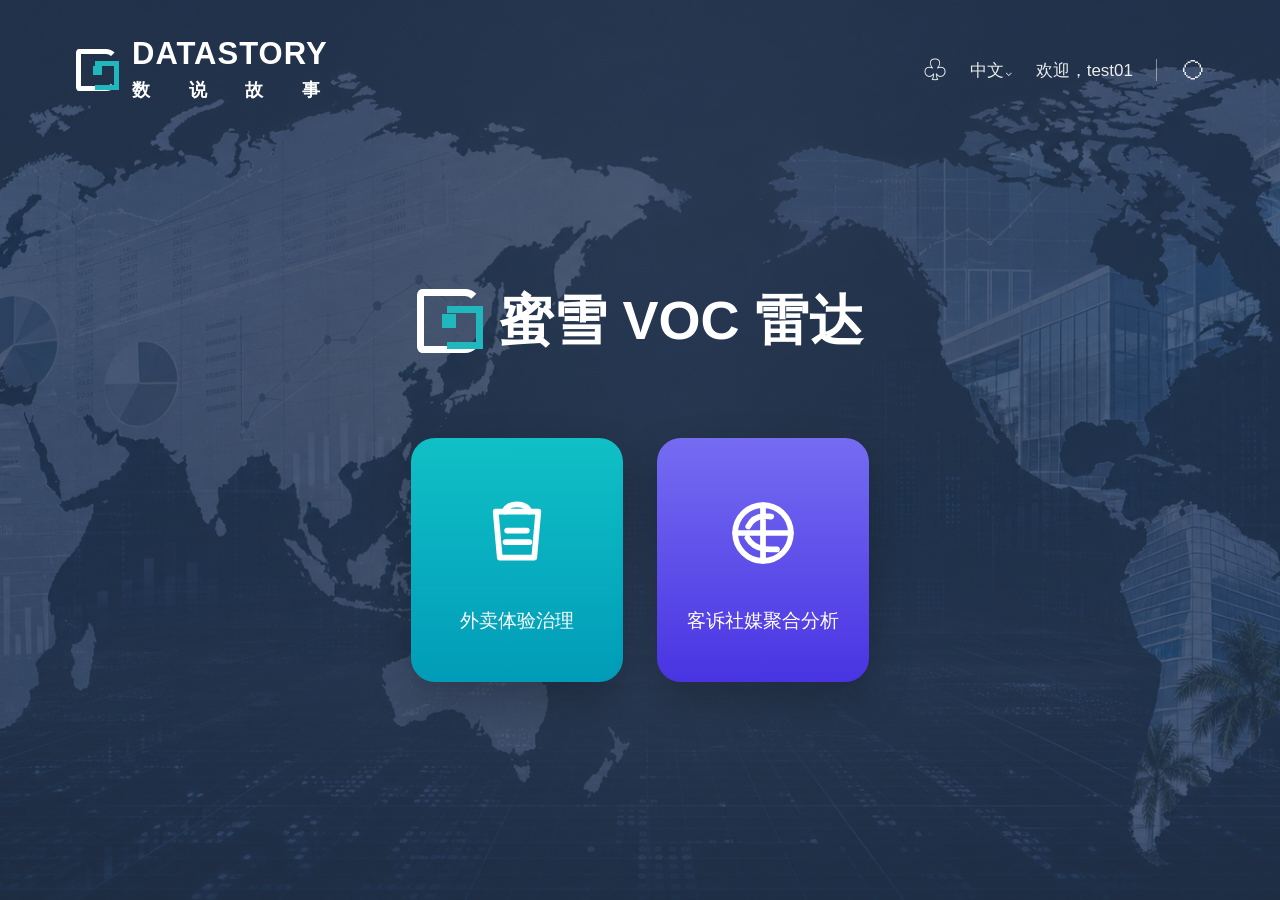
<file: mxbc-voc/index.html>
<!doctype html>
<html lang="zh-CN">
<head>
  <meta charset="utf-8">
  <meta name="viewport" content="width=device-width, initial-scale=1">
  <title>蜜雪冰城 POC 看板入口</title>
  <link rel="stylesheet" href="./mx_dashboard.css?v=20260610h">
</head>
<body class="menu-body">
  <div class="menu-map"></div>
  <header class="menu-top">
    <div class="brand portal-brand">
      <span class="portal-brand-symbol"><i></i></span>
      <div>
        <div class="brand-title">DATASTORY</div>
        <div class="brand-sub"><span>数</span><span>说</span><span>故</span><span>事</span></div>
      </div>
    </div>
    <div class="menu-user"><span class="menu-bell">♧</span><span>中文⌄</span><span>欢迎，test01</span><i></i><span class="menu-power">◯</span></div>
  </header>
  <main class="menu-center">
    <section class="menu-panel">
      <div class="menu-logo">
        <span class="menu-logo-mark"><i></i></span>
        <span>蜜雪 VOC 雷达</span>
      </div>
      <div class="app-cards">
        <a class="app-card delivery" href="./delivery_app.html?v=20260610h">
          <svg class="app-icon" viewBox="0 0 100 100" aria-hidden="true">
            <path d="M24 24h52l-5 56H29L24 24Z" fill="none" stroke="white" stroke-width="7" stroke-linejoin="round"/>
            <path d="M35 24c2-12 28-12 30 0" fill="none" stroke="white" stroke-width="7" stroke-linecap="round"/>
            <path d="M38 47h24M36 61h29" stroke="white" stroke-width="7" stroke-linecap="round"/>
          </svg>
          <div class="app-card-title">外卖体验治理</div>
        </a>
        <a class="app-card service" href="./service_marketing_app.html?v=20260610h">
          <svg class="app-icon" viewBox="0 0 100 100" aria-hidden="true">
            <circle cx="50" cy="50" r="34" fill="none" stroke="white" stroke-width="7"/>
            <path d="M31 56c5 9 14 14 28 14h8M32 42c5-10 15-14 28-12M50 16v68M16 50h68" fill="none" stroke="white" stroke-width="7" stroke-linecap="round"/>
          </svg>
          <div class="app-card-title">客诉社媒聚合分析</div>
        </a>
      </div>
    </section>
  </main>
</body>
</html>
</file>
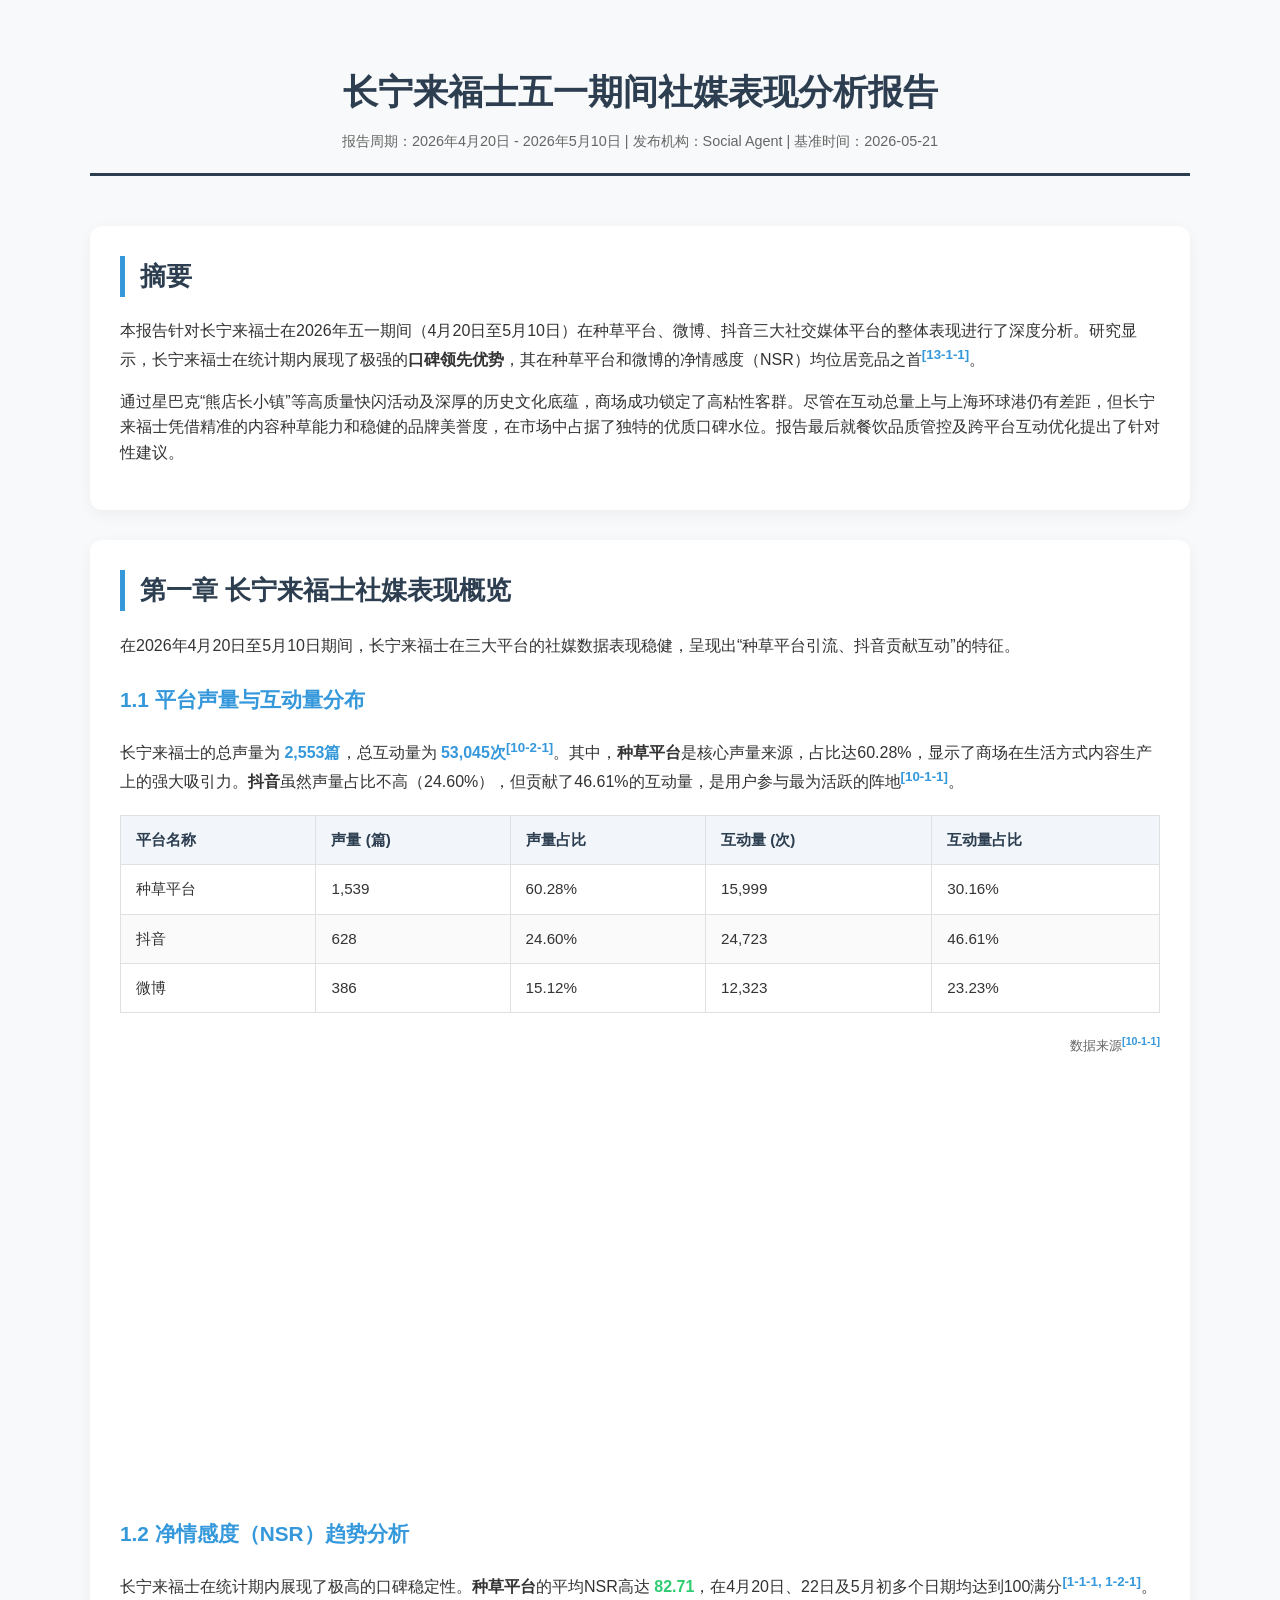
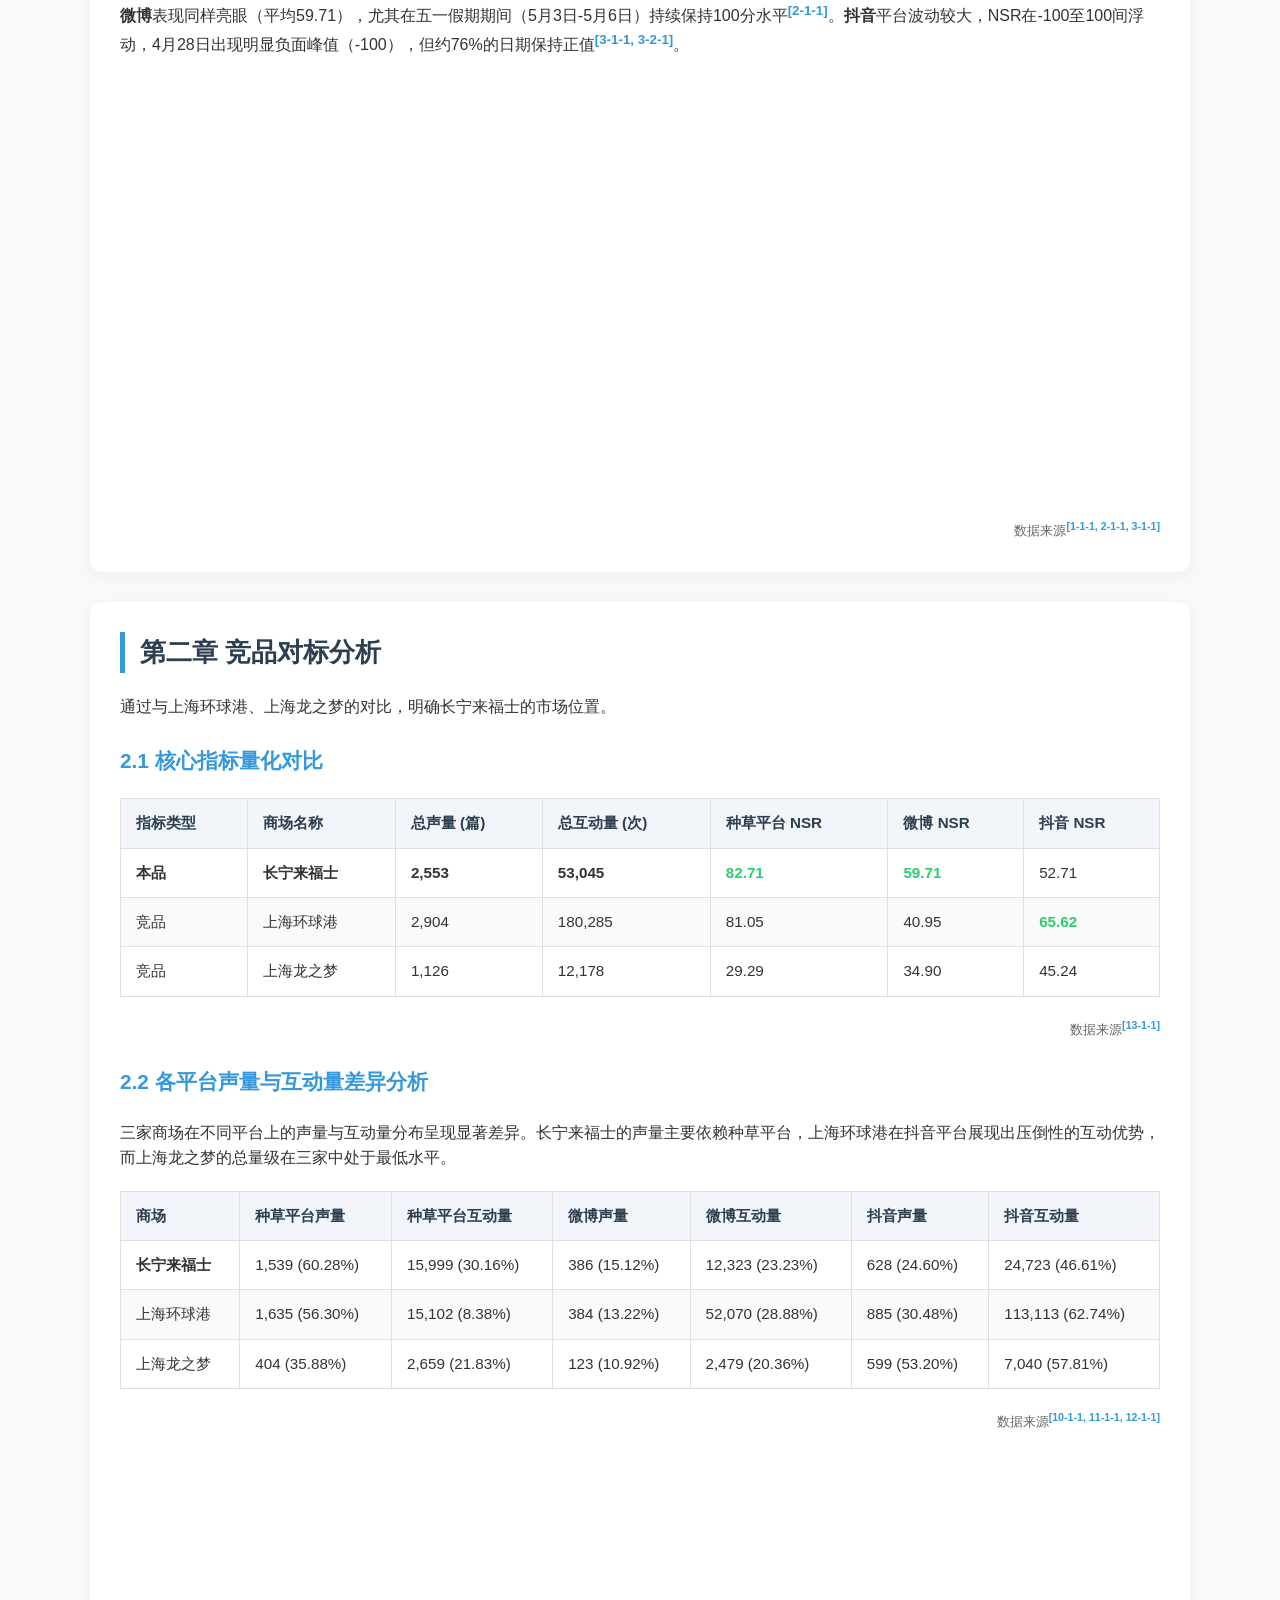
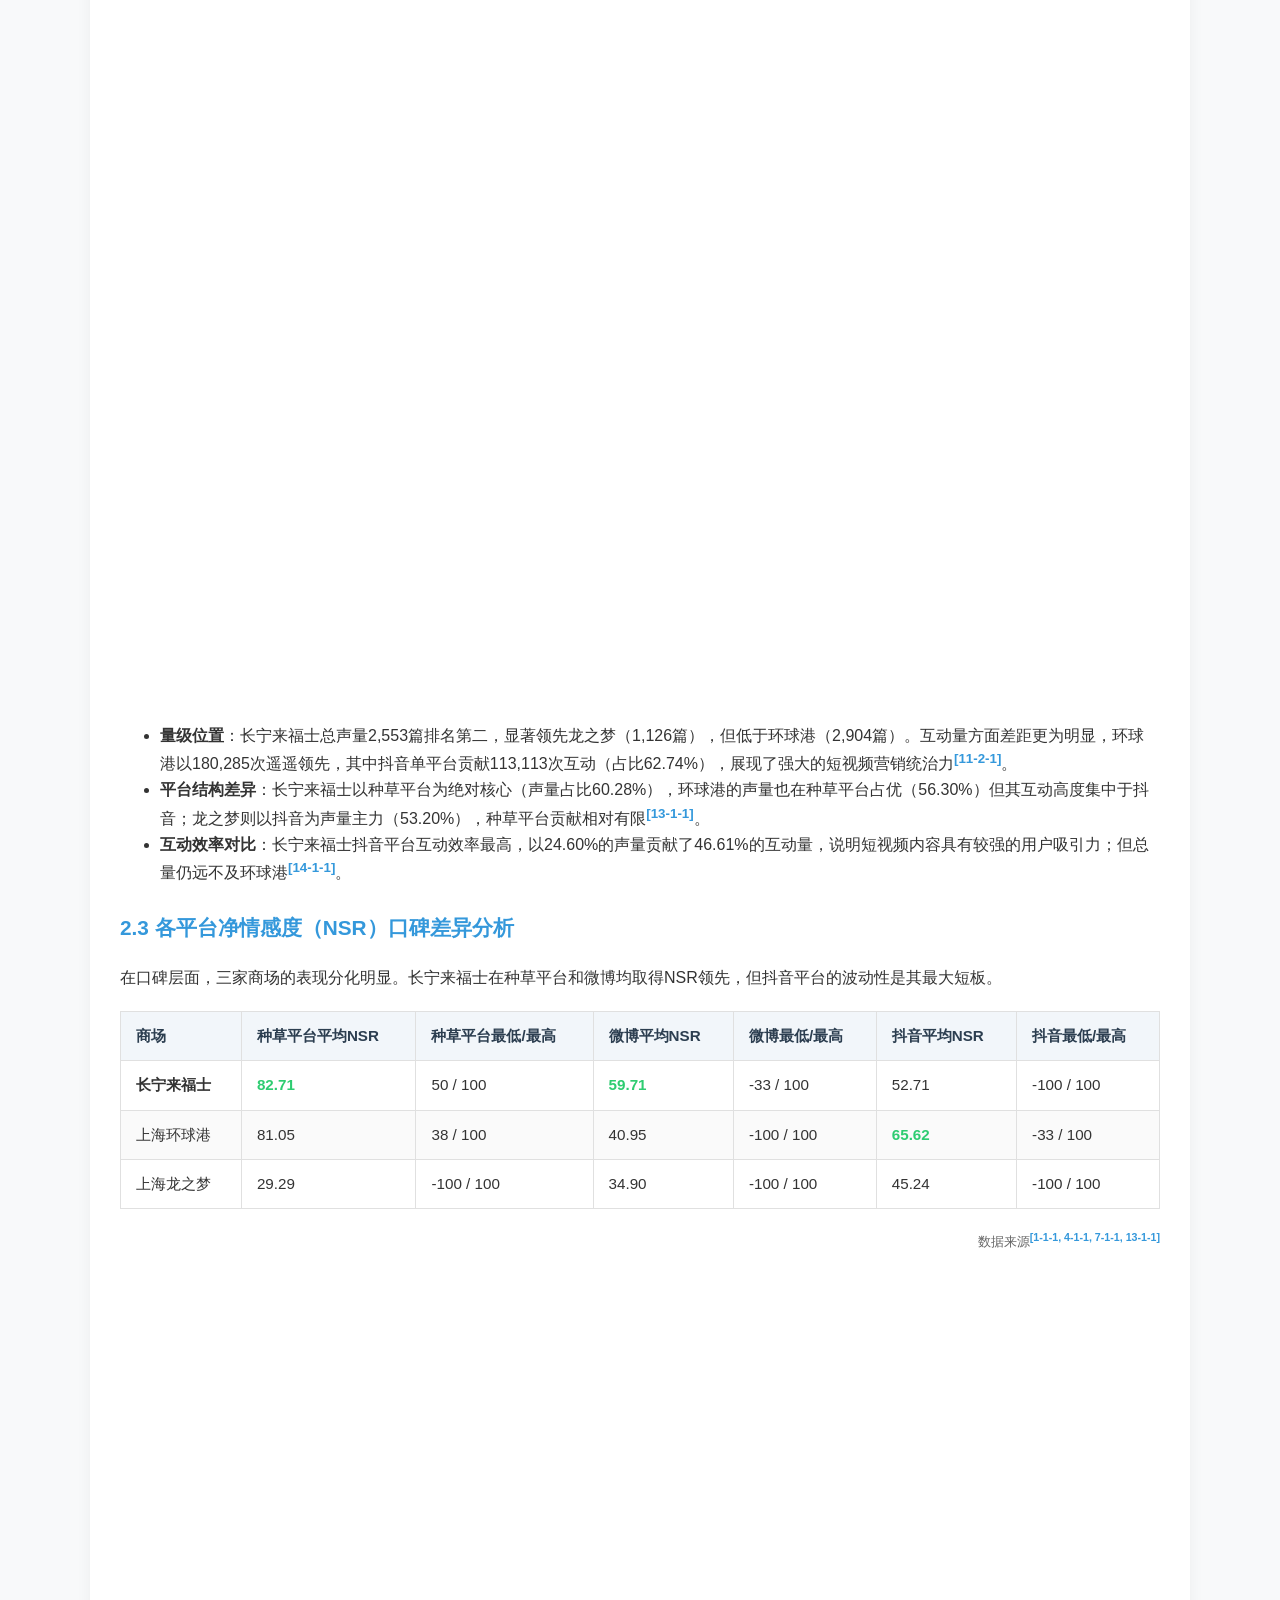
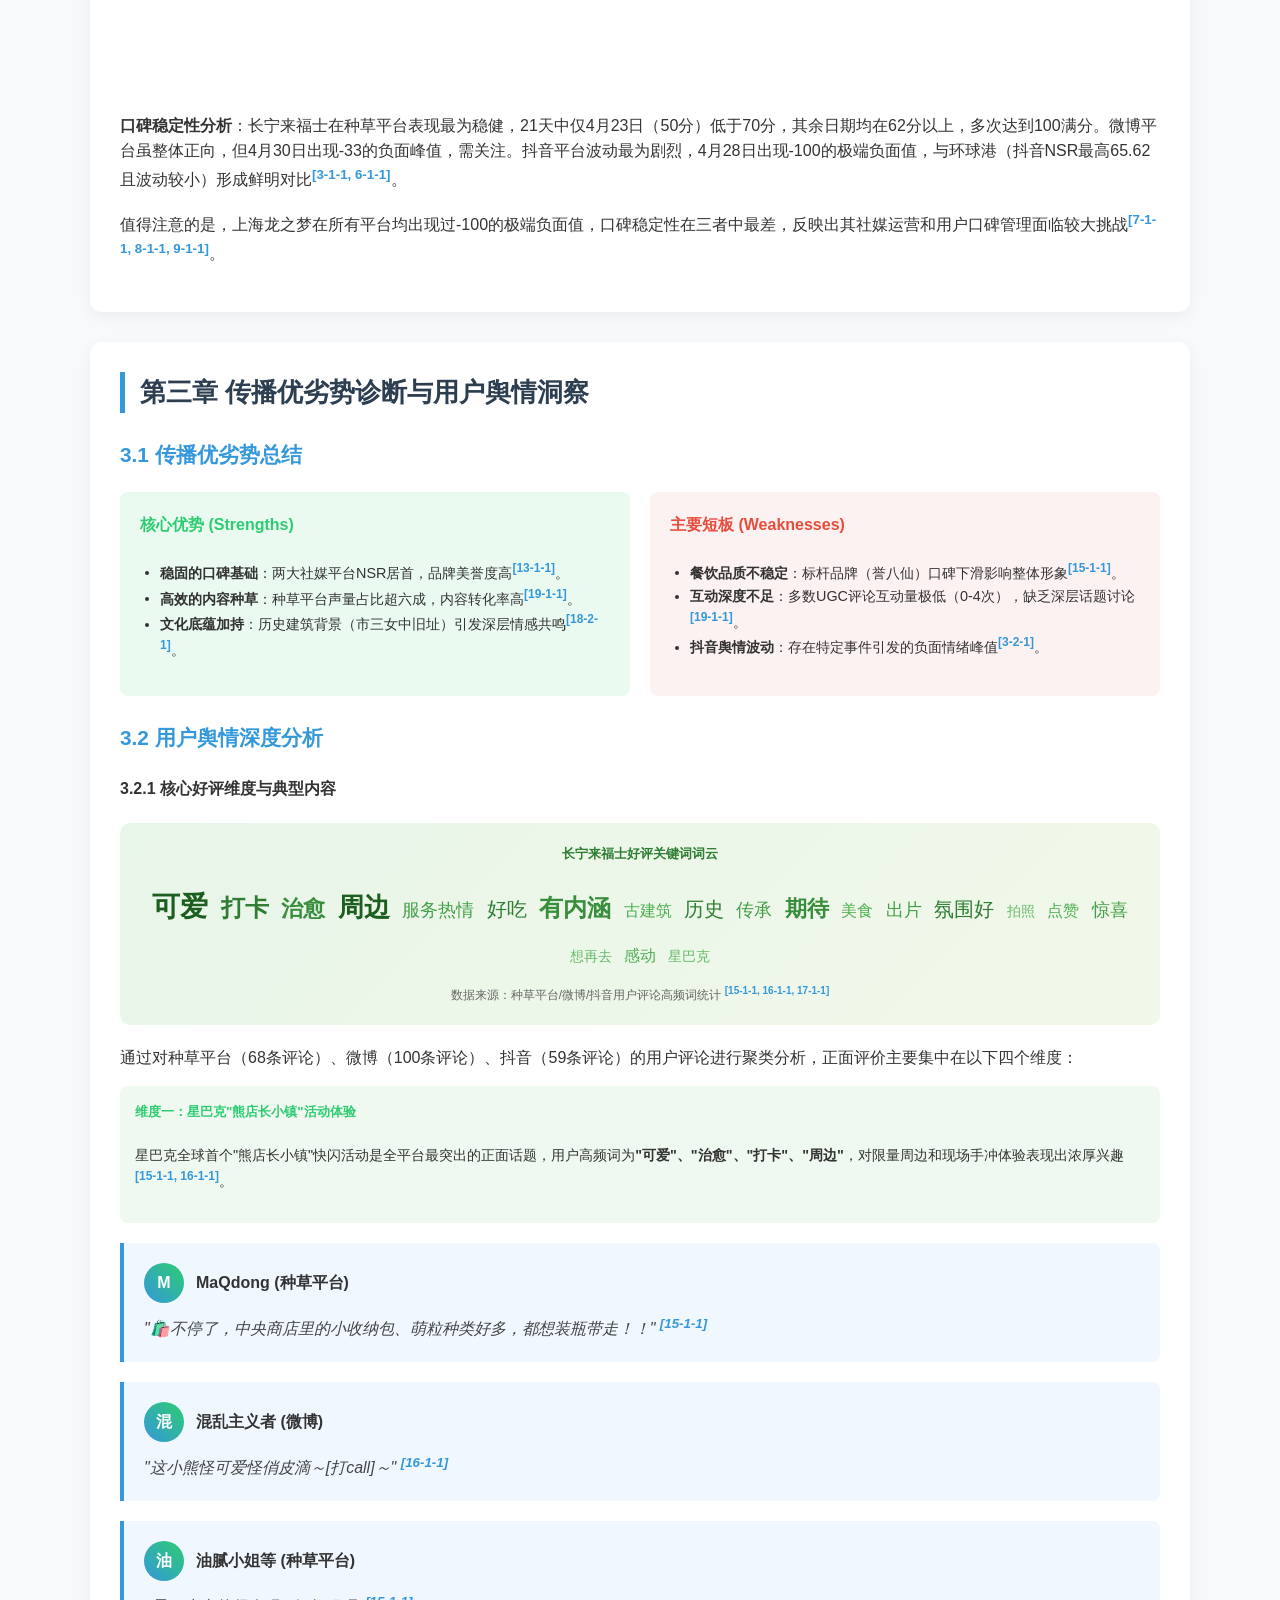
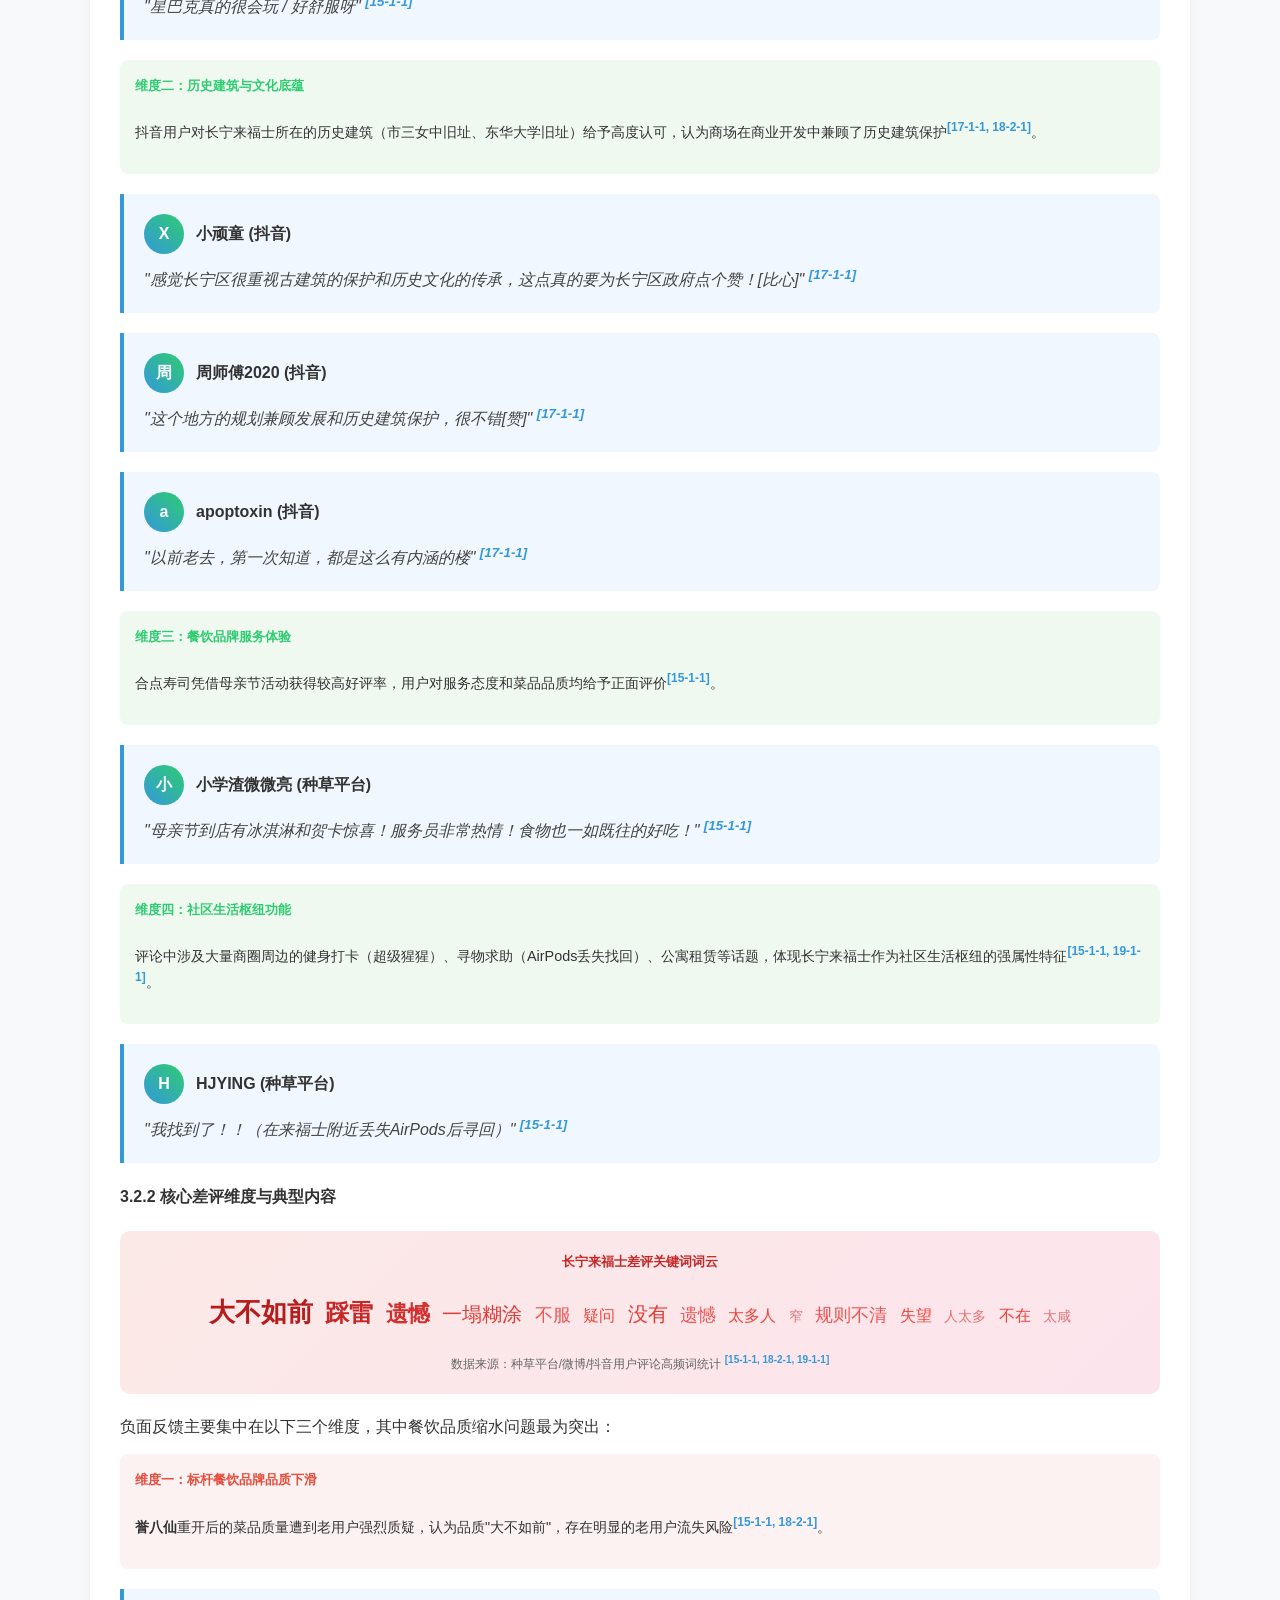
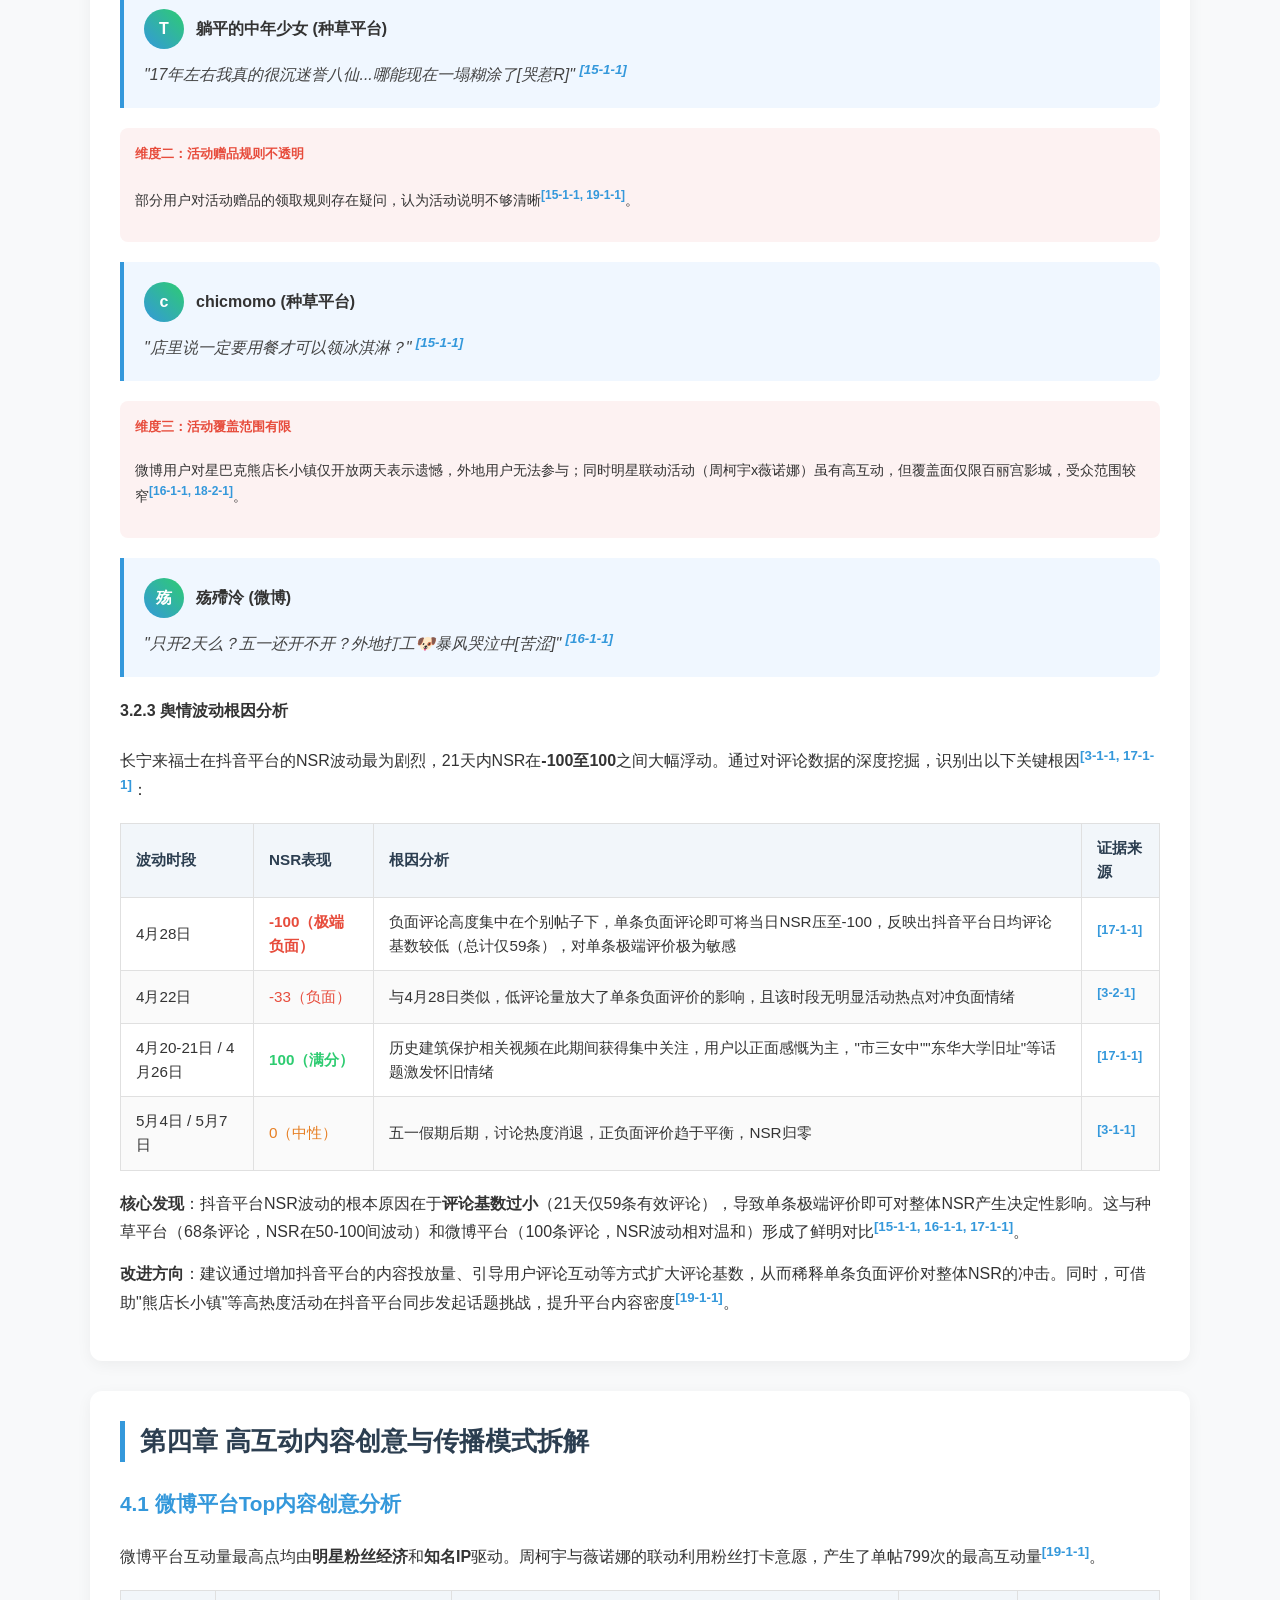
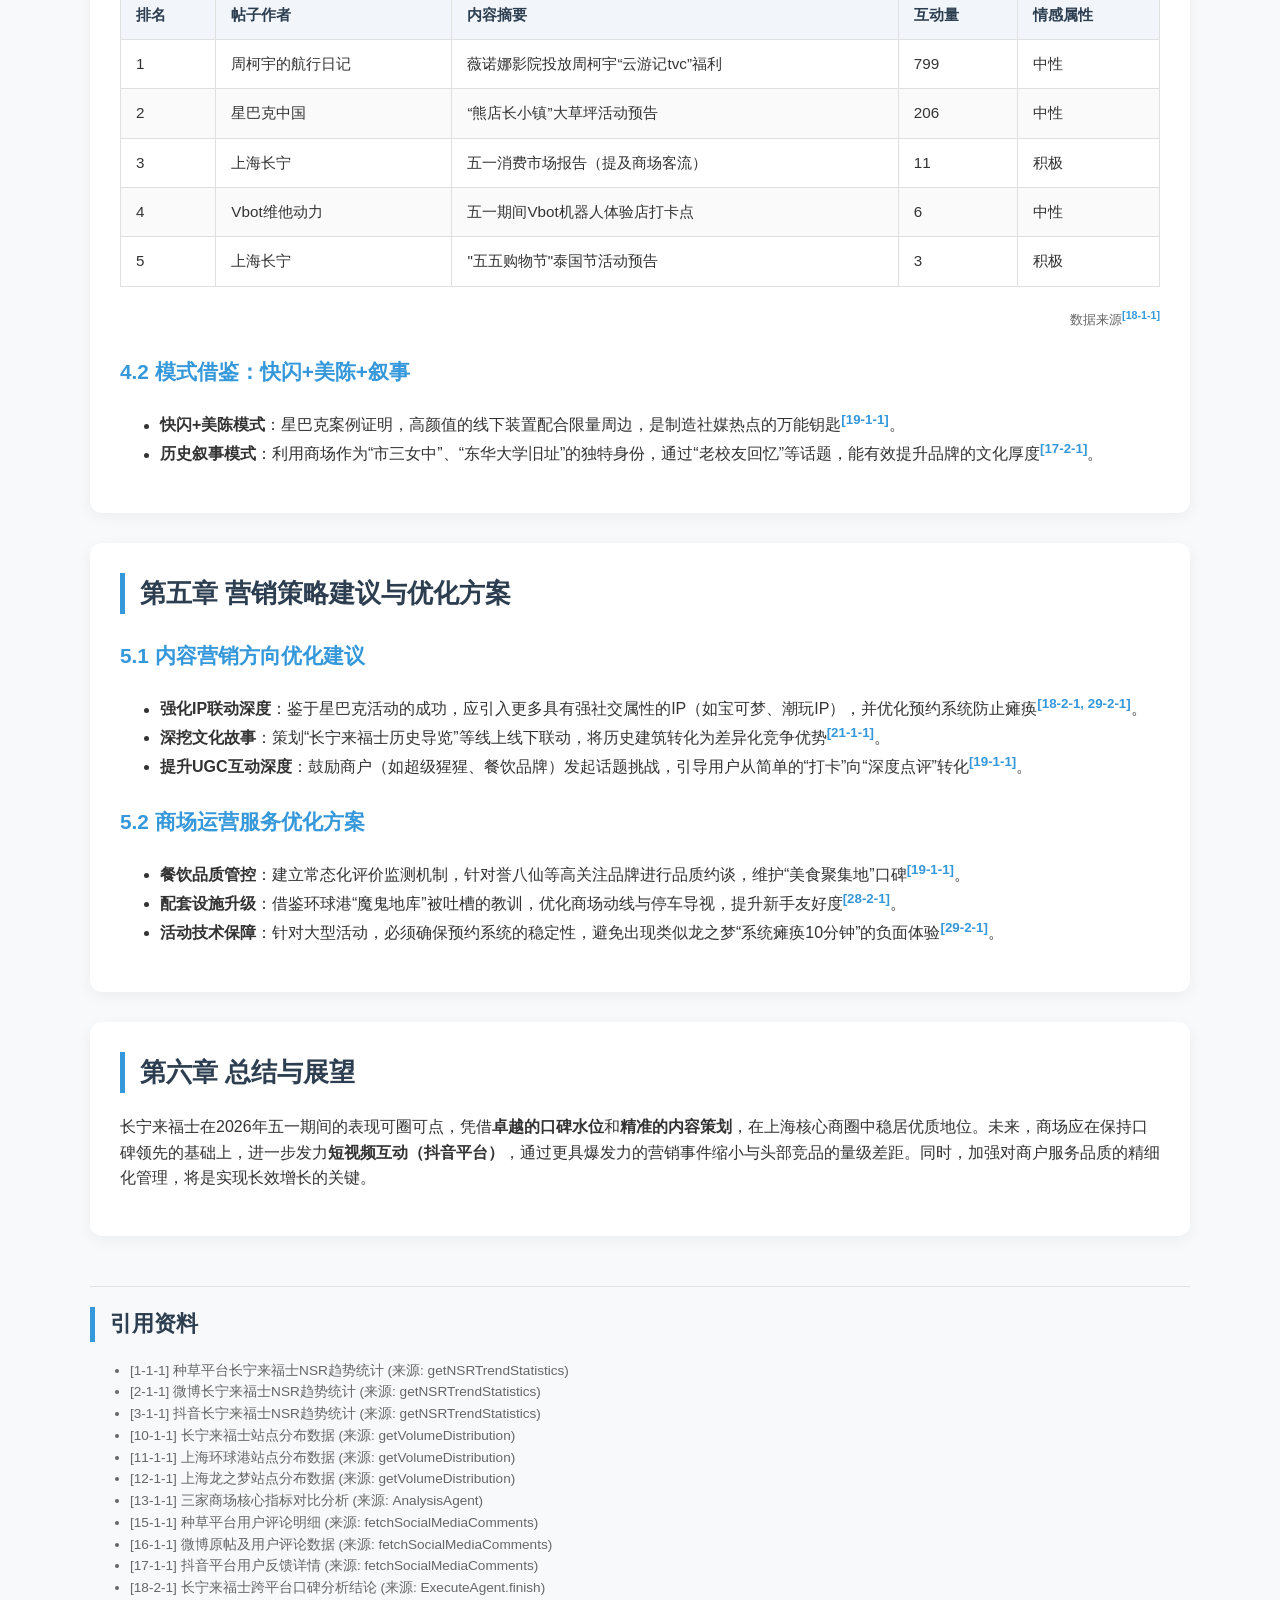
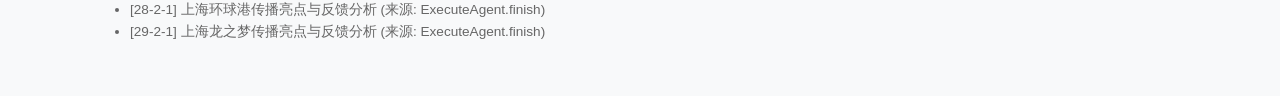
<file: downloads/report-example.html>
<!DOCTYPE html>
<html lang="zh-CN">
<head>
    <meta charset="UTF-8">
    <meta name="viewport" content="width=device-width, initial-scale=1.0">
    <title>长宁来福士五一期间社媒表现分析报告 (2026年4月20日-5月10日)</title>
    <script src="https://index.datastory.com.cn/libs/echarts/5.6.0/echarts.min.js"></script>
    <style>
        :root {
            --primary-color: #2c3e50;
            --secondary-color: #3498db;
            --accent-color: #e74c3c;
            --bg-light: #f8f9fa;
            --card-bg: #ffffff;
            --text-main: #333333;
            --text-muted: #666666;
            --border-color: #e0e0e0;
            --positive: #2ecc71;
            --negative: #e74c3c;
        }

        body {
            font-family: -apple-system, BlinkMacSystemFont, "Segoe UI", Roboto, "Helvetica Neue", Arial, sans-serif;
            line-height: 1.6;
            color: var(--text-main);
            background-color: var(--bg-light);
            margin: 0;
            padding: 0;
        }

        .container {
            max-width: 1100px;
            margin: 0 auto;
            padding: 40px 20px;
        }

        header {
            text-align: center;
            margin-bottom: 50px;
            border-bottom: 3px solid var(--primary-color);
            padding-bottom: 20px;
        }

        h1 {
            color: var(--primary-color);
            font-size: 2.2em;
            margin-bottom: 10px;
        }

        .meta-info {
            color: var(--text-muted);
            font-size: 0.9em;
        }

        section {
            background: var(--card-bg);
            border-radius: 12px;
            padding: 30px;
            margin-bottom: 30px;
            box-shadow: 0 4px 15px rgba(0,0,0,0.05);
        }

        h2 {
            color: var(--primary-color);
            border-left: 5px solid var(--secondary-color);
            padding-left: 15px;
            margin-top: 0;
            font-size: 1.6em;
        }

        h3 {
            color: var(--secondary-color);
            font-size: 1.3em;
            margin-top: 25px;
        }

        p { margin-bottom: 15px; }

        table {
            width: 100%;
            border-collapse: collapse;
            margin: 20px 0;
            font-size: 0.95em;
        }

        th, td {
            padding: 12px 15px;
            border: 1px solid var(--border-color);
            text-align: left;
        }

        th {
            background-color: #f2f6fa;
            color: var(--primary-color);
            font-weight: 600;
        }

        tr:nth-child(even) { background-color: #fafafa; }

        .chart-container {
            width: 100%;
            height: 400px;
            margin: 30px 0;
        }

        .evidence-card {
            background-color: #f0f7ff;
            border-left: 4px solid var(--secondary-color);
            padding: 20px;
            margin: 20px 0;
            border-radius: 0 8px 8px 0;
        }

        .evidence-header {
            display: flex;
            align-items: center;
            margin-bottom: 10px;
        }

        .user-avatar {
            width: 40px;
            height: 40px;
            border-radius: 50%;
            background: linear-gradient(45deg, #3498db, #2ecc71);
            margin-right: 12px;
            display: flex;
            align-items: center;
            justify-content: center;
            color: white;
            font-weight: bold;
        }

        .evidence-content {
            font-style: italic;
            color: #444;
        }

        .highlight {
            font-weight: 600;
            color: var(--secondary-color);
        }

        .nsr-positive { color: var(--positive); font-weight: bold; }
        .nsr-negative { color: var(--negative); font-weight: bold; }

        .references {
            font-size: 0.85em;
            color: var(--text-muted);
            margin-top: 50px;
            padding-top: 20px;
            border-top: 1px solid var(--border-color);
        }

        .tag {
            display: inline-block;
            padding: 2px 8px;
            border-radius: 4px;
            font-size: 0.8em;
            margin-right: 5px;
            background: #eee;
        }

        sup {
            color: var(--secondary-color);
            font-weight: bold;
            cursor: help;
        }

        @media (max-width: 768px) {
            .chart-container { height: 300px; }
            h1 { font-size: 1.6em; }
        }
    </style>
</head>
<body>
    <div class="container">
        <header>
            <h1>长宁来福士五一期间社媒表现分析报告</h1>
            <div class="meta-info">
                报告周期：2026年4月20日 - 2026年5月10日 | 发布机构：Social Agent | 基准时间：2026-05-21
            </div>
        </header>

        <section id="abstract">
            <h2>摘要</h2>
            <p>本报告针对长宁来福士在2026年五一期间（4月20日至5月10日）在种草平台、微博、抖音三大社交媒体平台的整体表现进行了深度分析。研究显示，长宁来福士在统计期内展现了极强的<strong>口碑领先优势</strong>，其在种草平台和微博的净情感度（NSR）均位居竞品之首<sup>[13-1-1]</sup>。</p>
            <p>通过星巴克“熊店长小镇”等高质量快闪活动及深厚的历史文化底蕴，商场成功锁定了高粘性客群。尽管在互动总量上与上海环球港仍有差距，但长宁来福士凭借精准的内容种草能力和稳健的品牌美誉度，在市场中占据了独特的优质口碑水位。报告最后就餐饮品质管控及跨平台互动优化提出了针对性建议。</p>
        </section>

        <section id="chapter1">
            <h2>第一章 长宁来福士社媒表现概览</h2>
            <p>在2026年4月20日至5月10日期间，长宁来福士在三大平台的社媒数据表现稳健，呈现出“种草平台引流、抖音贡献互动”的特征。</p>
            
            <h3>1.1 平台声量与互动量分布</h3>
            <p>长宁来福士的总声量为 <span class="highlight">2,553篇</span>，总互动量为 <span class="highlight">53,045次</span><sup>[10-2-1]</sup>。其中，<strong>种草平台</strong>是核心声量来源，占比达60.28%，显示了商场在生活方式内容生产上的强大吸引力。<strong>抖音</strong>虽然声量占比不高（24.60%），但贡献了46.61%的互动量，是用户参与最为活跃的阵地<sup>[10-1-1]</sup>。</p>

            <table>
                <thead>
                    <tr>
                        <th>平台名称</th>
                        <th>声量 (篇)</th>
                        <th>声量占比</th>
                        <th>互动量 (次)</th>
                        <th>互动量占比</th>
                    </tr>
                </thead>
                <tbody>
                    <tr>
                        <td>种草平台</td>
                        <td>1,539</td>
                        <td>60.28%</td>
                        <td>15,999</td>
                        <td>30.16%</td>
                    </tr>
                    <tr>
                        <td>抖音</td>
                        <td>628</td>
                        <td>24.60%</td>
                        <td>24,723</td>
                        <td>46.61%</td>
                    </tr>
                    <tr>
                        <td>微博</td>
                        <td>386</td>
                        <td>15.12%</td>
                        <td>12,323</td>
                        <td>23.23%</td>
                    </tr>
                </tbody>
            </table>
            <div style="font-size: 0.8em; color: var(--text-muted); text-align: right;">数据来源<sup>[10-1-1]</sup></div>

            <div id="chart_distribution" class="chart-container"></div>
            <script>
            (function() {
                try {
                    var chart = echarts.init(document.getElementById('chart_distribution'));
                    chart.setOption({
                        title: { text: '平台声量与互动量贡献度', left: 'center' },
                        tooltip: { trigger: 'item' },
                        legend: { bottom: '0' },
                        series: [
                            {
                                name: '声量分布',
                                type: 'pie',
                                radius: ['40%', '60%'],
                                center: ['25%', '50%'],
                                data: [
                                    { value: 1539, name: '种草平台' },
                                    { value: 628, name: '抖音' },
                                    { value: 386, name: '微博' }
                                ]
                            },
                            {
                                name: '互动分布',
                                type: 'pie',
                                radius: ['40%', '60%'],
                                center: ['75%', '50%'],
                                data: [
                                    { value: 15999, name: '种草平台' },
                                    { value: 24723, name: '抖音' },
                                    { value: 12323, name: '微博' }
                                ]
                            }
                        ]
                    });
                } catch(e) { console.warn('图表初始化失败:', e); }
            })();
            </script>

            <h3>1.2 净情感度（NSR）趋势分析</h3>
            <p>长宁来福士在统计期内展现了极高的口碑稳定性。<strong>种草平台</strong>的平均NSR高达 <span class="nsr-positive">82.71</span>，在4月20日、22日及5月初多个日期均达到100满分<sup>[1-1-1, 1-2-1]</sup>。<strong>微博</strong>表现同样亮眼（平均59.71），尤其在五一假期期间（5月3日-5月6日）持续保持100分水平<sup>[2-1-1]</sup>。<strong>抖音</strong>平台波动较大，NSR在-100至100间浮动，4月28日出现明显负面峰值（-100），但约76%的日期保持正值<sup>[3-1-1, 3-2-1]</sup>。</p>
            
            <div id="chart_nsr_trend" class="chart-container"></div>
            <script>
            (function() {
                try {
                    var chart = echarts.init(document.getElementById('chart_nsr_trend'));
                    chart.setOption({
                        title: { text: '长宁来福士各平台每日NSR趋势', left: 'center' },
                        tooltip: { trigger: 'axis' },
                        legend: { bottom: '0' },
                        grid: { top: '15%', bottom: '15%', left: '5%', right: '5%', containLabel: true },
                        xAxis: { type: 'category', data: ['04-20', '04-22', '04-24', '04-26', '04-28', '04-30', '05-02', '05-04', '05-06', '05-08', '05-10'] },
                        yAxis: { type: 'value', min: -100, max: 100 },
                        series: [
                            { name: '种草平台', type: 'line', smooth: true, data: [100, 100, 82, 83, 69, 90, 86, 100, 86, 100, 62] },
                            { name: '微博', type: 'line', smooth: true, data: [67, 100, 100, 33, 67, -33, 0, 100, 100, 100, 20] },
                            { name: '抖音', type: 'line', smooth: true, data: [100, -33, 71, 100, -100, 100, 71, 0, 33, 78, 50] }
                        ]
                    });
                } catch(e) { console.warn('图表初始化失败:', e); }
            })();
            </script>
            <div style="font-size: 0.8em; color: var(--text-muted); text-align: right;">数据来源<sup>[1-1-1, 2-1-1, 3-1-1]</sup></div>
        </section>

        <section id="chapter2">
            <h2>第二章 竞品对标分析</h2>
            <p>通过与上海环球港、上海龙之梦的对比，明确长宁来福士的市场位置。</p>
            
            <h3>2.1 核心指标量化对比</h3>
            <table>
                <thead>
                    <tr>
                        <th>指标类型</th>
                        <th>商场名称</th>
                        <th>总声量 (篇)</th>
                        <th>总互动量 (次)</th>
                        <th>种草平台 NSR</th>
                        <th>微博 NSR</th>
                        <th>抖音 NSR</th>
                    </tr>
                </thead>
                <tbody>
                    <tr>
                        <td><b>本品</b></td>
                        <td><b>长宁来福士</b></td>
                        <td><b>2,553</b></td>
                        <td><b>53,045</b></td>
                        <td><b class="nsr-positive">82.71</b></td>
                        <td><b class="nsr-positive">59.71</b></td>
                        <td>52.71</td>
                    </tr>
                    <tr>
                        <td>竞品</td>
                        <td>上海环球港</td>
                        <td>2,904</td>
                        <td>180,285</td>
                        <td>81.05</td>
                        <td>40.95</td>
                        <td><b class="nsr-positive">65.62</b></td>
                    </tr>
                    <tr>
                        <td>竞品</td>
                        <td>上海龙之梦</td>
                        <td>1,126</td>
                        <td>12,178</td>
                        <td>29.29</td>
                        <td>34.90</td>
                        <td>45.24</td>
                    </tr>
                </tbody>
            </table>
            <div style="font-size: 0.8em; color: var(--text-muted); text-align: right;">数据来源<sup>[13-1-1]</sup></div>

            <h3>2.2 各平台声量与互动量差异分析</h3>
            <p>三家商场在不同平台上的声量与互动量分布呈现显著差异。长宁来福士的声量主要依赖种草平台，上海环球港在抖音平台展现出压倒性的互动优势，而上海龙之梦的总量级在三家中处于最低水平。</p>

            <table>
                <thead>
                    <tr>
                        <th>商场</th>
                        <th>种草平台声量</th>
                        <th>种草平台互动量</th>
                        <th>微博声量</th>
                        <th>微博互动量</th>
                        <th>抖音声量</th>
                        <th>抖音互动量</th>
                    </tr>
                </thead>
                <tbody>
                    <tr>
                        <td><b>长宁来福士</b></td>
                        <td>1,539 (60.28%)</td>
                        <td>15,999 (30.16%)</td>
                        <td>386 (15.12%)</td>
                        <td>12,323 (23.23%)</td>
                        <td>628 (24.60%)</td>
                        <td>24,723 (46.61%)</td>
                    </tr>
                    <tr>
                        <td>上海环球港</td>
                        <td>1,635 (56.30%)</td>
                        <td>15,102 (8.38%)</td>
                        <td>384 (13.22%)</td>
                        <td>52,070 (28.88%)</td>
                        <td>885 (30.48%)</td>
                        <td>113,113 (62.74%)</td>
                    </tr>
                    <tr>
                        <td>上海龙之梦</td>
                        <td>404 (35.88%)</td>
                        <td>2,659 (21.83%)</td>
                        <td>123 (10.92%)</td>
                        <td>2,479 (20.36%)</td>
                        <td>599 (53.20%)</td>
                        <td>7,040 (57.81%)</td>
                    </tr>
                </tbody>
            </table>
            <div style="font-size: 0.8em; color: var(--text-muted); text-align: right;">数据来源<sup>[10-1-1, 11-1-1, 12-1-1]</sup></div>

            <div id="chart_volume_compare" class="chart-container"></div>
            <script>
            (function() {
                try {
                    var chart = echarts.init(document.getElementById('chart_volume_compare'));
                    chart.setOption({
                        title: { text: '三家商场各平台声量对比', left: 'center' },
                        tooltip: { trigger: 'axis' },
                        legend: { bottom: '0' },
                        grid: { top: '15%', bottom: '15%', left: '5%', right: '5%', containLabel: true },
                        xAxis: { type: 'category', data: ['种草平台', '微博', '抖音'] },
                        yAxis: { type: 'value' },
                        series: [
                            { name: '长宁来福士', type: 'bar', data: [1539, 386, 628], itemStyle: { color: '#3498db' } },
                            { name: '上海环球港', type: 'bar', data: [1635, 384, 885], itemStyle: { color: '#e67e22' } },
                            { name: '上海龙之梦', type: 'bar', data: [404, 123, 599], itemStyle: { color: '#95a5a6' } }
                        ]
                    });
                } catch(e) { console.warn('图表初始化失败:', e); }
            })();
            </script>

            <div id="chart_interaction_compare" class="chart-container"></div>
            <script>
            (function() {
                try {
                    var chart = echarts.init(document.getElementById('chart_interaction_compare'));
                    chart.setOption({
                        title: { text: '三家商场各平台互动量对比', left: 'center' },
                        tooltip: { trigger: 'axis' },
                        legend: { bottom: '0' },
                        grid: { top: '15%', bottom: '15%', left: '5%', right: '5%', containLabel: true },
                        xAxis: { type: 'category', data: ['种草平台', '微博', '抖音'] },
                        yAxis: { type: 'value' },
                        series: [
                            { name: '长宁来福士', type: 'bar', data: [15999, 12323, 24723], itemStyle: { color: '#3498db' } },
                            { name: '上海环球港', type: 'bar', data: [15102, 52070, 113113], itemStyle: { color: '#e67e22' } },
                            { name: '上海龙之梦', type: 'bar', data: [2659, 2479, 7040], itemStyle: { color: '#95a5a6' } }
                        ]
                    });
                } catch(e) { console.warn('图表初始化失败:', e); }
            })();
            </script>

            <ul>
                <li><strong>量级位置</strong>：长宁来福士总声量2,553篇排名第二，显著领先龙之梦（1,126篇），但低于环球港（2,904篇）。互动量方面差距更为明显，环球港以180,285次遥遥领先，其中抖音单平台贡献113,113次互动（占比62.74%），展现了强大的短视频营销统治力<sup>[11-2-1]</sup>。</li>
                <li><strong>平台结构差异</strong>：长宁来福士以种草平台为绝对核心（声量占比60.28%），环球港的声量也在种草平台占优（56.30%）但其互动高度集中于抖音；龙之梦则以抖音为声量主力（53.20%），种草平台贡献相对有限<sup>[13-1-1]</sup>。</li>
                <li><strong>互动效率对比</strong>：长宁来福士抖音平台互动效率最高，以24.60%的声量贡献了46.61%的互动量，说明短视频内容具有较强的用户吸引力；但总量仍远不及环球港<sup>[14-1-1]</sup>。</li>
            </ul>

            <h3>2.3 各平台净情感度（NSR）口碑差异分析</h3>
            <p>在口碑层面，三家商场的表现分化明显。长宁来福士在种草平台和微博均取得NSR领先，但抖音平台的波动性是其最大短板。</p>

            <table>
                <thead>
                    <tr>
                        <th>商场</th>
                        <th>种草平台平均NSR</th>
                        <th>种草平台最低/最高</th>
                        <th>微博平均NSR</th>
                        <th>微博最低/最高</th>
                        <th>抖音平均NSR</th>
                        <th>抖音最低/最高</th>
                    </tr>
                </thead>
                <tbody>
                    <tr>
                        <td><b>长宁来福士</b></td>
                        <td><b class="nsr-positive">82.71</b></td>
                        <td>50 / 100</td>
                        <td><b class="nsr-positive">59.71</b></td>
                        <td>-33 / 100</td>
                        <td>52.71</td>
                        <td>-100 / 100</td>
                    </tr>
                    <tr>
                        <td>上海环球港</td>
                        <td>81.05</td>
                        <td>38 / 100</td>
                        <td>40.95</td>
                        <td>-100 / 100</td>
                        <td><b class="nsr-positive">65.62</b></td>
                        <td>-33 / 100</td>
                    </tr>
                    <tr>
                        <td>上海龙之梦</td>
                        <td>29.29</td>
                        <td>-100 / 100</td>
                        <td>34.90</td>
                        <td>-100 / 100</td>
                        <td>45.24</td>
                        <td>-100 / 100</td>
                    </tr>
                </tbody>
            </table>
            <div style="font-size: 0.8em; color: var(--text-muted); text-align: right;">数据来源<sup>[1-1-1, 4-1-1, 7-1-1, 13-1-1]</sup></div>

            <div id="chart_nsr_compare" class="chart-container"></div>
            <script>
            (function() {
                try {
                    var chart = echarts.init(document.getElementById('chart_nsr_compare'));
                    chart.setOption({
                        title: { text: '三家商场各平台平均NSR口碑对比', left: 'center' },
                        tooltip: { trigger: 'axis' },
                        legend: { bottom: '0' },
                        grid: { top: '15%', bottom: '15%', left: '5%', right: '5%', containLabel: true },
                        xAxis: { type: 'category', data: ['种草平台', '微博', '抖音'] },
                        yAxis: { type: 'value', min: 0, max: 100 },
                        series: [
                            { name: '长宁来福士', type: 'bar', data: [82.71, 59.71, 52.71], itemStyle: { color: '#3498db' }, label: { show: true, position: 'top' } },
                            { name: '上海环球港', type: 'bar', data: [81.05, 40.95, 65.62], itemStyle: { color: '#e67e22' }, label: { show: true, position: 'top' } },
                            { name: '上海龙之梦', type: 'bar', data: [29.29, 34.90, 45.24], itemStyle: { color: '#95a5a6' }, label: { show: true, position: 'top' } }
                        ]
                    });
                } catch(e) { console.warn('图表初始化失败:', e); }
            })();
            </script>

            <p><strong>口碑稳定性分析</strong>：长宁来福士在种草平台表现最为稳健，21天中仅4月23日（50分）低于70分，其余日期均在62分以上，多次达到100满分。微博平台虽整体正向，但4月30日出现-33的负面峰值，需关注。抖音平台波动最为剧烈，4月28日出现-100的极端负面值，与环球港（抖音NSR最高65.62且波动较小）形成鲜明对比<sup>[3-1-1, 6-1-1]</sup>。</p>
            <p>值得注意的是，上海龙之梦在所有平台均出现过-100的极端负面值，口碑稳定性在三者中最差，反映出其社媒运营和用户口碑管理面临较大挑战<sup>[7-1-1, 8-1-1, 9-1-1]</sup>。</p>
        </section>

        <section id="chapter3">
            <h2>第三章 传播优劣势诊断与用户舆情洞察</h2>
            
            <h3>3.1 传播优劣势总结</h3>
            <div style="display: grid; grid-template-columns: 1fr 1fr; gap: 20px;">
                <div style="background: #eafaf1; padding: 20px; border-radius: 8px;">
                    <h4 style="color: var(--positive); margin-top:0;">核心优势 (Strengths)</h4>
                    <ul style="font-size: 0.9em; padding-left: 20px;">
                        <li><strong>稳固的口碑基础</strong>：两大社媒平台NSR居首，品牌美誉度高<sup>[13-1-1]</sup>。</li>
                        <li><strong>高效的内容种草</strong>：种草平台声量占比超六成，内容转化率高<sup>[19-1-1]</sup>。</li>
                        <li><strong>文化底蕴加持</strong>：历史建筑背景（市三女中旧址）引发深层情感共鸣<sup>[18-2-1]</sup>。</li>
                    </ul>
                </div>
                <div style="background: #fdf2f2; padding: 20px; border-radius: 8px;">
                    <h4 style="color: var(--negative); margin-top:0;">主要短板 (Weaknesses)</h4>
                    <ul style="font-size: 0.9em; padding-left: 20px;">
                        <li><strong>餐饮品质不稳定</strong>：标杆品牌（誉八仙）口碑下滑影响整体形象<sup>[15-1-1]</sup>。</li>
                        <li><strong>互动深度不足</strong>：多数UGC评论互动量极低（0-4次），缺乏深层话题讨论<sup>[19-1-1]</sup>。</li>
                        <li><strong>抖音舆情波动</strong>：存在特定事件引发的负面情绪峰值<sup>[3-2-1]</sup>。</li>
                    </ul>
                </div>
            </div>

            <h3>3.2 用户舆情深度分析</h3>
            <h4>3.2.1 核心好评维度与典型内容</h4>
            <!-- 好评关键词词云（CSS模拟标签云） -->
            <div style="background: linear-gradient(135deg, #e8f5e9 0%, #f1f8e9 100%); padding: 20px; border-radius: 10px; margin-bottom: 20px; text-align: center;">
                <h5 style="color: #2e7d32; margin-top:0; margin-bottom:12px;">长宁来福士好评关键词词云</h5>
                <div style="line-height: 2.2; word-spacing: 8px;">
                    <span style="font-size:28px; color:#1b5e20; font-weight:bold;">可爱</span>
                    <span style="font-size:24px; color:#2e7d32; font-weight:bold;">打卡</span>
                    <span style="font-size:22px; color:#388e3c; font-weight:bold;">治愈</span>
                    <span style="font-size:26px; color:#1b5e20; font-weight:bold;">周边</span>
                    <span style="font-size:18px; color:#43a047;">服务热情</span>
                    <span style="font-size:20px; color:#2e7d32;">好吃</span>
                    <span style="font-size:24px; color:#388e3c; font-weight:bold;">有内涵</span>
                    <span style="font-size:16px; color:#4caf50;">古建筑</span>
                    <span style="font-size:20px; color:#2e7d32;">历史</span>
                    <span style="font-size:18px; color:#43a047;">传承</span>
                    <span style="font-size:22px; color:#388e3c; font-weight:bold;">期待</span>
                    <span style="font-size:16px; color:#4caf50;">美食</span>
                    <span style="font-size:18px; color:#43a047;">出片</span>
                    <span style="font-size:20px; color:#2e7d32;">氛围好</span>
                    <span style="font-size:14px; color:#66bb6a;">拍照</span>
                    <span style="font-size:16px; color:#4caf50;">点赞</span>
                    <span style="font-size:18px; color:#43a047;">惊喜</span>
                    <span style="font-size:14px; color:#66bb6a;">想再去</span>
                    <span style="font-size:16px; color:#4caf50;">感动</span>
                    <span style="font-size:14px; color:#66bb6a;">星巴克</span>
                </div>
                <p style="font-size:0.75em; color:#666; margin-top:10px; margin-bottom:0;">数据来源：种草平台/微博/抖音用户评论高频词统计 <sup>[15-1-1, 16-1-1, 17-1-1]</sup></p>
            </div>
            <p>通过对种草平台（68条评论）、微博（100条评论）、抖音（59条评论）的用户评论进行聚类分析，正面评价主要集中在以下四个维度：</p>

            <div style="background: #f0f9f0; padding: 15px; border-radius: 8px; margin-bottom: 15px;">
                <h5 style="color: var(--positive); margin-top:0;">维度一：星巴克"熊店长小镇"活动体验</h5>
                <p style="font-size: 0.9em;">星巴克全球首个"熊店长小镇"快闪活动是全平台最突出的正面话题，用户高频词为<strong>"可爱"、"治愈"、"打卡"、"周边"</strong>，对限量周边和现场手冲体验表现出浓厚兴趣<sup>[15-1-1, 16-1-1]</sup>。</p>
            </div>

            <div class="evidence-card">
                <div class="evidence-header">
                    <div class="user-avatar">M</div>
                    <strong>MaQdong (种草平台)</strong>
                </div>
                <div class="evidence-content">
                    "🛍️不停了，中央商店里的小收纳包、萌粒种类好多，都想装瓶带走！！" <sup>[15-1-1]</sup>
                </div>
            </div>

            <div class="evidence-card">
                <div class="evidence-header">
                    <div class="user-avatar">混</div>
                    <strong>混乱主义者 (微博)</strong>
                </div>
                <div class="evidence-content">
                    "这小熊怪可爱怪俏皮滴～[打call]～" <sup>[16-1-1]</sup>
                </div>
            </div>

            <div class="evidence-card">
                <div class="evidence-header">
                    <div class="user-avatar">油</div>
                    <strong>油腻小姐等 (种草平台)</strong>
                </div>
                <div class="evidence-content">
                    "星巴克真的很会玩 / 好舒服呀" <sup>[15-1-1]</sup>
                </div>
            </div>

            <div style="background: #f0f9f0; padding: 15px; border-radius: 8px; margin-bottom: 15px;">
                <h5 style="color: var(--positive); margin-top:0;">维度二：历史建筑与文化底蕴</h5>
                <p style="font-size: 0.9em;">抖音用户对长宁来福士所在的历史建筑（市三女中旧址、东华大学旧址）给予高度认可，认为商场在商业开发中兼顾了历史建筑保护<sup>[17-1-1, 18-2-1]</sup>。</p>
            </div>

            <div class="evidence-card">
                <div class="evidence-header">
                    <div class="user-avatar">X</div>
                    <strong>小顽童 (抖音)</strong>
                </div>
                <div class="evidence-content">
                    "感觉长宁区很重视古建筑的保护和历史文化的传承，这点真的要为长宁区政府点个赞！[比心]" <sup>[17-1-1]</sup>
                </div>
            </div>

            <div class="evidence-card">
                <div class="evidence-header">
                    <div class="user-avatar">周</div>
                    <strong>周师傅2020 (抖音)</strong>
                </div>
                <div class="evidence-content">
                    "这个地方的规划兼顾发展和历史建筑保护，很不错[赞]" <sup>[17-1-1]</sup>
                </div>
            </div>

            <div class="evidence-card">
                <div class="evidence-header">
                    <div class="user-avatar">a</div>
                    <strong>apoptoxin (抖音)</strong>
                </div>
                <div class="evidence-content">
                    "以前老去，第一次知道，都是这么有内涵的楼" <sup>[17-1-1]</sup>
                </div>
            </div>

            <div style="background: #f0f9f0; padding: 15px; border-radius: 8px; margin-bottom: 15px;">
                <h5 style="color: var(--positive); margin-top:0;">维度三：餐饮品牌服务体验</h5>
                <p style="font-size: 0.9em;">合点寿司凭借母亲节活动获得较高好评率，用户对服务态度和菜品品质均给予正面评价<sup>[15-1-1]</sup>。</p>
            </div>

            <div class="evidence-card">
                <div class="evidence-header">
                    <div class="user-avatar">小</div>
                    <strong>小学渣微微亮 (种草平台)</strong>
                </div>
                <div class="evidence-content">
                    "母亲节到店有冰淇淋和贺卡惊喜！服务员非常热情！食物也一如既往的好吃！" <sup>[15-1-1]</sup>
                </div>
            </div>

            <div style="background: #f0f9f0; padding: 15px; border-radius: 8px; margin-bottom: 15px;">
                <h5 style="color: var(--positive); margin-top:0;">维度四：社区生活枢纽功能</h5>
                <p style="font-size: 0.9em;">评论中涉及大量商圈周边的健身打卡（超级猩猩）、寻物求助（AirPods丢失找回）、公寓租赁等话题，体现长宁来福士作为社区生活枢纽的强属性特征<sup>[15-1-1, 19-1-1]</sup>。</p>
            </div>

            <div class="evidence-card">
                <div class="evidence-header">
                    <div class="user-avatar">H</div>
                    <strong>HJYING (种草平台)</strong>
                </div>
                <div class="evidence-content">
                    "我找到了！！（在来福士附近丢失AirPods后寻回）" <sup>[15-1-1]</sup>
                </div>
            </div>

            <h4>3.2.2 核心差评维度与典型内容</h4>
            <!-- 差评关键词词云（CSS模拟标签云） -->
            <div style="background: linear-gradient(135deg, #fbe9e7 0%, #fce4ec 100%); padding: 20px; border-radius: 10px; margin-bottom: 20px; text-align: center;">
                <h5 style="color: #c62828; margin-top:0; margin-bottom:12px;">长宁来福士差评关键词词云</h5>
                <div style="line-height: 2.2; word-spacing: 8px;">
                    <span style="font-size:26px; color:#b71c1c; font-weight:bold;">大不如前</span>
                    <span style="font-size:24px; color:#c62828; font-weight:bold;">踩雷</span>
                    <span style="font-size:22px; color:#d32f2f; font-weight:bold;">遗憾</span>
                    <span style="font-size:20px; color:#e53935;">一塌糊涂</span>
                    <span style="font-size:18px; color:#ef5350;">不服</span>
                    <span style="font-size:16px; color:#f44336;">疑问</span>
                    <span style="font-size:20px; color:#e53935;">没有</span>
                    <span style="font-size:18px; color:#ef5350;">遗憾</span>
                    <span style="font-size:16px; color:#f44336;">太多人</span>
                    <span style="font-size:14px; color:#e57373;">窄</span>
                    <span style="font-size:18px; color:#ef5350;">规则不清</span>
                    <span style="font-size:16px; color:#f44336;">失望</span>
                    <span style="font-size:14px; color:#e57373;">人太多</span>
                    <span style="font-size:16px; color:#f44336;">不在</span>
                    <span style="font-size:14px; color:#e57373;">太咸</span>
                </div>
                <p style="font-size:0.75em; color:#666; margin-top:10px; margin-bottom:0;">数据来源：种草平台/微博/抖音用户评论高频词统计 <sup>[15-1-1, 18-2-1, 19-1-1]</sup></p>
            </div>
            <p>负面反馈主要集中在以下三个维度，其中餐饮品质缩水问题最为突出：</p>

            <div style="background: #fdf2f2; padding: 15px; border-radius: 8px; margin-bottom: 15px;">
                <h5 style="color: var(--negative); margin-top:0;">维度一：标杆餐饮品牌品质下滑</h5>
                <p style="font-size: 0.9em;"><strong>誉八仙</strong>重开后的菜品质量遭到老用户强烈质疑，认为品质"大不如前"，存在明显的老用户流失风险<sup>[15-1-1, 18-2-1]</sup>。</p>
            </div>

            <div class="evidence-card">
                <div class="evidence-header">
                    <div class="user-avatar">T</div>
                    <strong>躺平的中年少女 (种草平台)</strong>
                </div>
                <div class="evidence-content">
                    "17年左右我真的很沉迷誉八仙...哪能现在一塌糊涂了[哭惹R]" <sup>[15-1-1]</sup>
                </div>
            </div>

            <div style="background: #fdf2f2; padding: 15px; border-radius: 8px; margin-bottom: 15px;">
                <h5 style="color: var(--negative); margin-top:0;">维度二：活动赠品规则不透明</h5>
                <p style="font-size: 0.9em;">部分用户对活动赠品的领取规则存在疑问，认为活动说明不够清晰<sup>[15-1-1, 19-1-1]</sup>。</p>
            </div>

            <div class="evidence-card">
                <div class="evidence-header">
                    <div class="user-avatar">c</div>
                    <strong>chicmomo (种草平台)</strong>
                </div>
                <div class="evidence-content">
                    "店里说一定要用餐才可以领冰淇淋？" <sup>[15-1-1]</sup>
                </div>
            </div>

            <div style="background: #fdf2f2; padding: 15px; border-radius: 8px; margin-bottom: 15px;">
                <h5 style="color: var(--negative); margin-top:0;">维度三：活动覆盖范围有限</h5>
                <p style="font-size: 0.9em;">微博用户对星巴克熊店长小镇仅开放两天表示遗憾，外地用户无法参与；同时明星联动活动（周柯宇x薇诺娜）虽有高互动，但覆盖面仅限百丽宫影城，受众范围较窄<sup>[16-1-1, 18-2-1]</sup>。</p>
            </div>

            <div class="evidence-card">
                <div class="evidence-header">
                    <div class="user-avatar">殇</div>
                    <strong>殇殢泠 (微博)</strong>
                </div>
                <div class="evidence-content">
                    "只开2天么？五一还开不开？外地打工🐶暴风哭泣中[苦涩]" <sup>[16-1-1]</sup>
                </div>
            </div>

            <h4>3.2.3 舆情波动根因分析</h4>
            <p>长宁来福士在抖音平台的NSR波动最为剧烈，21天内NSR在<strong>-100至100</strong>之间大幅浮动。通过对评论数据的深度挖掘，识别出以下关键根因<sup>[3-1-1, 17-1-1]</sup>：</p>

            <table>
                <thead>
                    <tr>
                        <th>波动时段</th>
                        <th>NSR表现</th>
                        <th>根因分析</th>
                        <th>证据来源</th>
                    </tr>
                </thead>
                <tbody>
                    <tr>
                        <td>4月28日</td>
                        <td style="color: var(--negative); font-weight: bold;">-100（极端负面）</td>
                        <td>负面评论高度集中在个别帖子下，单条负面评论即可将当日NSR压至-100，反映出抖音平台日均评论基数较低（总计仅59条），对单条极端评价极为敏感</td>
                        <td><sup>[17-1-1]</sup></td>
                    </tr>
                    <tr>
                        <td>4月22日</td>
                        <td style="color: var(--negative);">-33（负面）</td>
                        <td>与4月28日类似，低评论量放大了单条负面评价的影响，且该时段无明显活动热点对冲负面情绪</td>
                        <td><sup>[3-2-1]</sup></td>
                    </tr>
                    <tr>
                        <td>4月20-21日 / 4月26日</td>
                        <td style="color: var(--positive); font-weight: bold;">100（满分）</td>
                        <td>历史建筑保护相关视频在此期间获得集中关注，用户以正面感慨为主，"市三女中""东华大学旧址"等话题激发怀旧情绪</td>
                        <td><sup>[17-1-1]</sup></td>
                    </tr>
                    <tr>
                        <td>5月4日 / 5月7日</td>
                        <td style="color: #e67e22;">0（中性）</td>
                        <td>五一假期后期，讨论热度消退，正负面评价趋于平衡，NSR归零</td>
                        <td><sup>[3-1-1]</sup></td>
                    </tr>
                </tbody>
            </table>

            <p><strong>核心发现</strong>：抖音平台NSR波动的根本原因在于<strong>评论基数过小</strong>（21天仅59条有效评论），导致单条极端评价即可对整体NSR产生决定性影响。这与种草平台（68条评论，NSR在50-100间波动）和微博平台（100条评论，NSR波动相对温和）形成了鲜明对比<sup>[15-1-1, 16-1-1, 17-1-1]</sup>。</p>

            <p><strong>改进方向</strong>：建议通过增加抖音平台的内容投放量、引导用户评论互动等方式扩大评论基数，从而稀释单条负面评价对整体NSR的冲击。同时，可借助"熊店长小镇"等高热度活动在抖音平台同步发起话题挑战，提升平台内容密度<sup>[19-1-1]</sup>。</p>
        </section>

        <section id="chapter4">
            <h2>第四章 高互动内容创意与传播模式拆解</h2>
            
            <h3>4.1 微博平台Top内容创意分析</h3>
            <p>微博平台互动量最高点均由<strong>明星粉丝经济</strong>和<strong>知名IP</strong>驱动。周柯宇与薇诺娜的联动利用粉丝打卡意愿，产生了单帖799次的最高互动量<sup>[19-1-1]</sup>。</p>

            <table>
                <thead>
                    <tr>
                        <th>排名</th>
                        <th>帖子作者</th>
                        <th>内容摘要</th>
                        <th>互动量</th>
                        <th>情感属性</th>
                    </tr>
                </thead>
                <tbody>
                    <tr>
                        <td>1</td>
                        <td>周柯宇的航行日记</td>
                        <td>薇诺娜影院投放周柯宇“云游记tvc”福利</td>
                        <td>799</td>
                        <td>中性</td>
                    </tr>
                    <tr>
                        <td>2</td>
                        <td>星巴克中国</td>
                        <td>“熊店长小镇”大草坪活动预告</td>
                        <td>206</td>
                        <td>中性</td>
                    </tr>
                    <tr>
                        <td>3</td>
                        <td>上海长宁</td>
                        <td>五一消费市场报告（提及商场客流）</td>
                        <td>11</td>
                        <td>积极</td>
                    </tr>
                    <tr>
                        <td>4</td>
                        <td>Vbot维他动力</td>
                        <td>五一期间Vbot机器人体验店打卡点</td>
                        <td>6</td>
                        <td>中性</td>
                    </tr>
                    <tr>
                        <td>5</td>
                        <td>上海长宁</td>
                        <td>"五五购物节"泰国节活动预告</td>
                        <td>3</td>
                        <td>积极</td>
                    </tr>
                </tbody>
            </table>
            <div style="font-size: 0.8em; color: var(--text-muted); text-align: right;">数据来源<sup>[18-1-1]</sup></div>

            <h3>4.2 模式借鉴：快闪+美陈+叙事</h3>
            <ul>
                <li><strong>快闪+美陈模式</strong>：星巴克案例证明，高颜值的线下装置配合限量周边，是制造社媒热点的万能钥匙<sup>[19-1-1]</sup>。</li>
                <li><strong>历史叙事模式</strong>：利用商场作为“市三女中”、“东华大学旧址”的独特身份，通过“老校友回忆”等话题，能有效提升品牌的文化厚度<sup>[17-2-1]</sup>。</li>
            </ul>
        </section>

        <section id="chapter5">
            <h2>第五章 营销策略建议与优化方案</h2>
            
            <h3>5.1 内容营销方向优化建议</h3>
            <ul>
                <li><strong>强化IP联动深度</strong>：鉴于星巴克活动的成功，应引入更多具有强社交属性的IP（如宝可梦、潮玩IP），并优化预约系统防止瘫痪<sup>[18-2-1, 29-2-1]</sup>。</li>
                <li><strong>深挖文化故事</strong>：策划“长宁来福士历史导览”等线上线下联动，将历史建筑转化为差异化竞争优势<sup>[21-1-1]</sup>。</li>
                <li><strong>提升UGC互动深度</strong>：鼓励商户（如超级猩猩、餐饮品牌）发起话题挑战，引导用户从简单的“打卡”向“深度点评”转化<sup>[19-1-1]</sup>。</li>
            </ul>

            <h3>5.2 商场运营服务优化方案</h3>
            <ul>
                <li><strong>餐饮品质管控</strong>：建立常态化评价监测机制，针对誉八仙等高关注品牌进行品质约谈，维护“美食聚集地”口碑<sup>[19-1-1]</sup>。</li>
                <li><strong>配套设施升级</strong>：借鉴环球港“魔鬼地库”被吐槽的教训，优化商场动线与停车导视，提升新手友好度<sup>[28-2-1]</sup>。</li>
                <li><strong>活动技术保障</strong>：针对大型活动，必须确保预约系统的稳定性，避免出现类似龙之梦“系统瘫痪10分钟”的负面体验<sup>[29-2-1]</sup>。</li>
            </ul>
        </section>

        <section id="conclusion">
            <h2>第六章 总结与展望</h2>
            <p>长宁来福士在2026年五一期间的表现可圈可点，凭借<strong>卓越的口碑水位</strong>和<strong>精准的内容策划</strong>，在上海核心商圈中稳居优质地位。未来，商场应在保持口碑领先的基础上，进一步发力<strong>短视频互动（抖音平台）</strong>，通过更具爆发力的营销事件缩小与头部竞品的量级差距。同时，加强对商户服务品质的精细化管理，将是实现长效增长的关键。</p>
        </section>

        <div class="references">
            <h2>引用资料</h2>
            <ul>
                <li>[1-1-1] 种草平台长宁来福士NSR趋势统计 (来源: getNSRTrendStatistics)</li>
                <li>[2-1-1] 微博长宁来福士NSR趋势统计 (来源: getNSRTrendStatistics)</li>
                <li>[3-1-1] 抖音长宁来福士NSR趋势统计 (来源: getNSRTrendStatistics)</li>
                <li>[10-1-1] 长宁来福士站点分布数据 (来源: getVolumeDistribution)</li>
                <li>[11-1-1] 上海环球港站点分布数据 (来源: getVolumeDistribution)</li>
                <li>[12-1-1] 上海龙之梦站点分布数据 (来源: getVolumeDistribution)</li>
                <li>[13-1-1] 三家商场核心指标对比分析 (来源: AnalysisAgent)</li>
                <li>[15-1-1] 种草平台用户评论明细 (来源: fetchSocialMediaComments)</li>
                <li>[16-1-1] 微博原帖及用户评论数据 (来源: fetchSocialMediaComments)</li>
                <li>[17-1-1] 抖音平台用户反馈详情 (来源: fetchSocialMediaComments)</li>
                <li>[18-2-1] 长宁来福士跨平台口碑分析结论 (来源: ExecuteAgent.finish)</li>
                <li>[28-2-1] 上海环球港传播亮点与反馈分析 (来源: ExecuteAgent.finish)</li>
                <li>[29-2-1] 上海龙之梦传播亮点与反馈分析 (来源: ExecuteAgent.finish)</li>
            </ul>
        </div>
    </div>
</body>
</html>
</file>
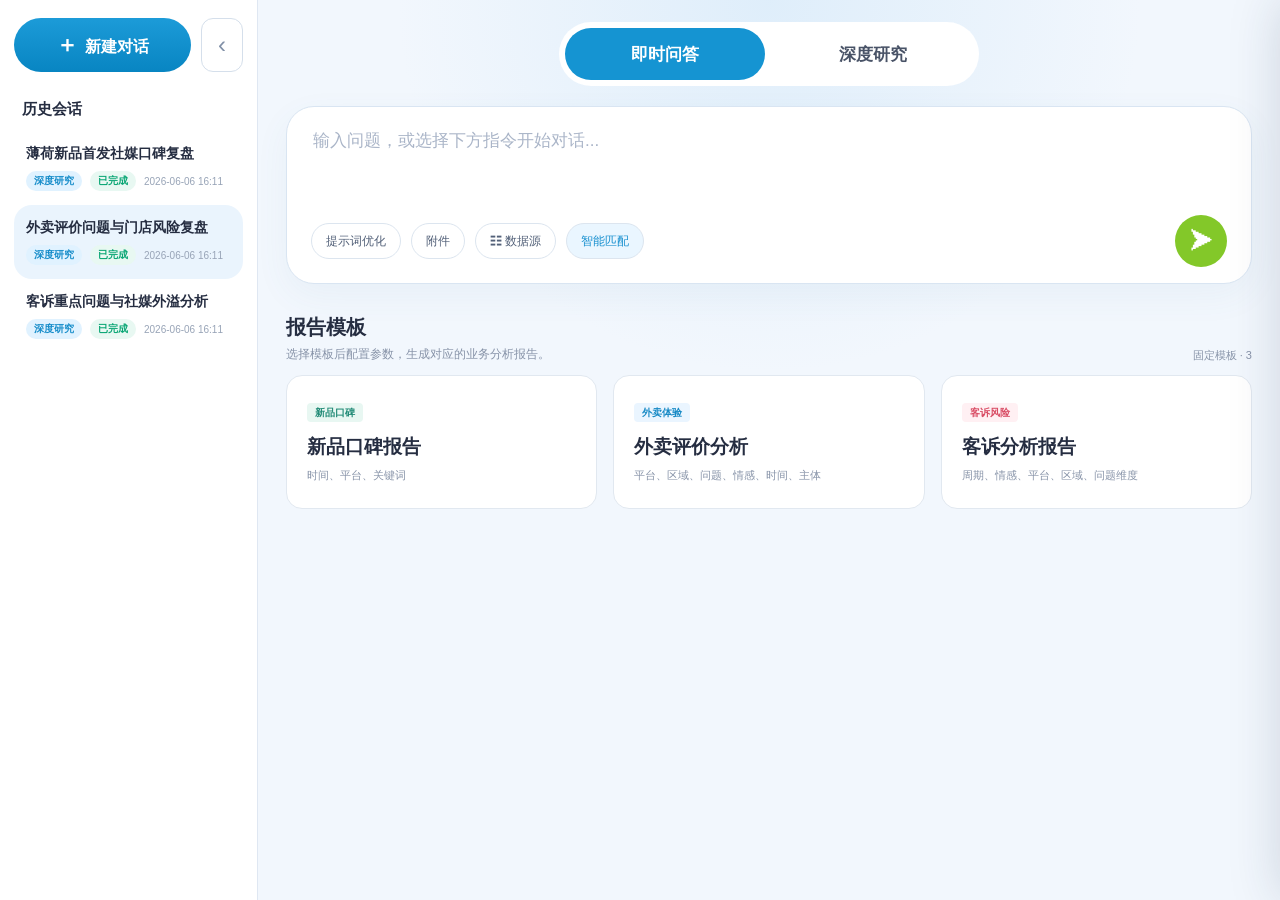
<file: mxbc-voc/ai_insights.html>
<!doctype html>
<html lang="zh-CN">
<head>
  <meta charset="utf-8">
  <meta name="viewport" content="width=device-width, initial-scale=1">
  <title>AI 洞察 - 蜜雪冰城 VOC</title>
  <link rel="stylesheet" href="./ai_insights.css?v=20260608a">
</head>
<body>
  <div class="agent-shell">
    <aside class="conversation-sidebar">
      <div class="sidebar-actions">
        <button id="newConversation" class="new-conversation"><span>＋</span>新建对话</button>
        <button id="collapseConversation" class="collapse-conversation" aria-label="收起历史会话">‹</button>
      </div>
      <div class="history-title">历史会话</div>
      <div id="historyList" class="conversation-history"></div>
    </aside>

    <main class="agent-main">
      <section id="agentHome" class="agent-home">
        <div class="mode-tabs" role="tablist">
          <button class="mode-tab active" data-mode="chat">即时问答</button>
          <button class="mode-tab" data-mode="research">深度研究</button>
        </div>

        <section class="prompt-box">
          <textarea id="questionInput" placeholder="输入问题，或选择下方指令开始对话..."></textarea>
          <div class="prompt-toolbar">
            <div class="prompt-tools">
              <button type="button">提示词优化</button>
              <button type="button">附件</button>
              <button type="button">☷ 数据源</button>
              <span class="smart-match">智能匹配</span>
            </div>
            <button id="sendQuestion" class="send-button" aria-label="发送">➤</button>
          </div>
        </section>

        <section id="chatModeContent" class="template-library">
          <div class="report-template-heading">
            <div><h2>报告模板</h2><p>选择模板后配置参数，生成对应的业务分析报告。</p></div>
            <span>固定模板 · 3</span>
          </div>
          <div class="report-template-grid">
            <button data-template="mint"><span class="mint-tag">新品口碑</span><h3>新品口碑报告</h3><p>时间、平台、关键词</p></button>
            <button data-template="delivery"><span class="delivery-tag">外卖体验</span><h3>外卖评价分析</h3><p>平台、区域、问题、情感、时间、主体</p></button>
            <button data-template="complaint"><span class="complaint-tag">客诉风险</span><h3>客诉分析报告</h3><p>周期、情感、平台、区域、问题维度</p></button>
          </div>
        </section>

        <section id="researchModeContent" class="research-mode" hidden>
          <div class="research-heading">
            <span>框架式分析</span>
            <h2>选择报告框架，系统按固定步骤完成研究</h2>
            <p>定义研究范围 → 拆解趋势与问题 → 关联关键词和原声 → 生成报告。</p>
          </div>
          <div class="research-templates">
            <button data-template="mint"><b>01</b><strong>新品口碑分析框架</strong><span>声量、情感、渠道、口碑证据</span></button>
            <button data-template="delivery"><b>02</b><strong>外卖体验分析框架</strong><span>问题结构、区域门店、消费者原声</span></button>
            <button data-template="complaint"><b>03</b><strong>全渠道客诉框架</strong><span>内外趋势、外溢风险、归因证据</span></button>
          </div>
        </section>
      </section>

      <section id="conversationWorkspace" class="conversation-workspace" hidden>
        <div class="thread-panel">
          <div id="threadMessages" class="thread-messages"></div>
          <form id="followupForm" class="followup-box">
            <textarea id="followupInput" placeholder="围绕当前报告继续追问，例如：只看华南区域的差异..."></textarea>
            <button type="submit" aria-label="发送追问">➤</button>
          </form>
        </div>
        <section class="preview-panel">
          <header>
            <div><strong id="previewTitle">报告预览</strong><span id="previewMeta">历史报告</span></div>
            <div><a id="downloadReport" href="#" target="_blank">下载报告</a><a id="fullscreenReport" href="#" target="_blank">全屏预览</a></div>
          </header>
          <iframe id="reportPreview" title="报告预览"></iframe>
        </section>
      </section>
    </main>
  </div>

  <div id="configMask" class="config-mask" hidden></div>
  <aside id="configPanel" class="config-panel" aria-hidden="true">
    <header><div><span>报告模板</span><h2 id="configTitle">参数配置</h2></div><button id="closeConfig">×</button></header>
    <p id="configDescription"></p>
    <div id="currentFilters" class="current-filters" hidden></div>
    <form id="configForm"></form>
    <footer><button id="cancelConfig" type="button">取消</button><button id="generateReport" type="button">生成报告</button></footer>
    <div id="generateStatus" class="generate-status" hidden></div>
  </aside>
  <script src="./ai_insights.js?v=20260608a"></script>
</body>
</html>
</file>
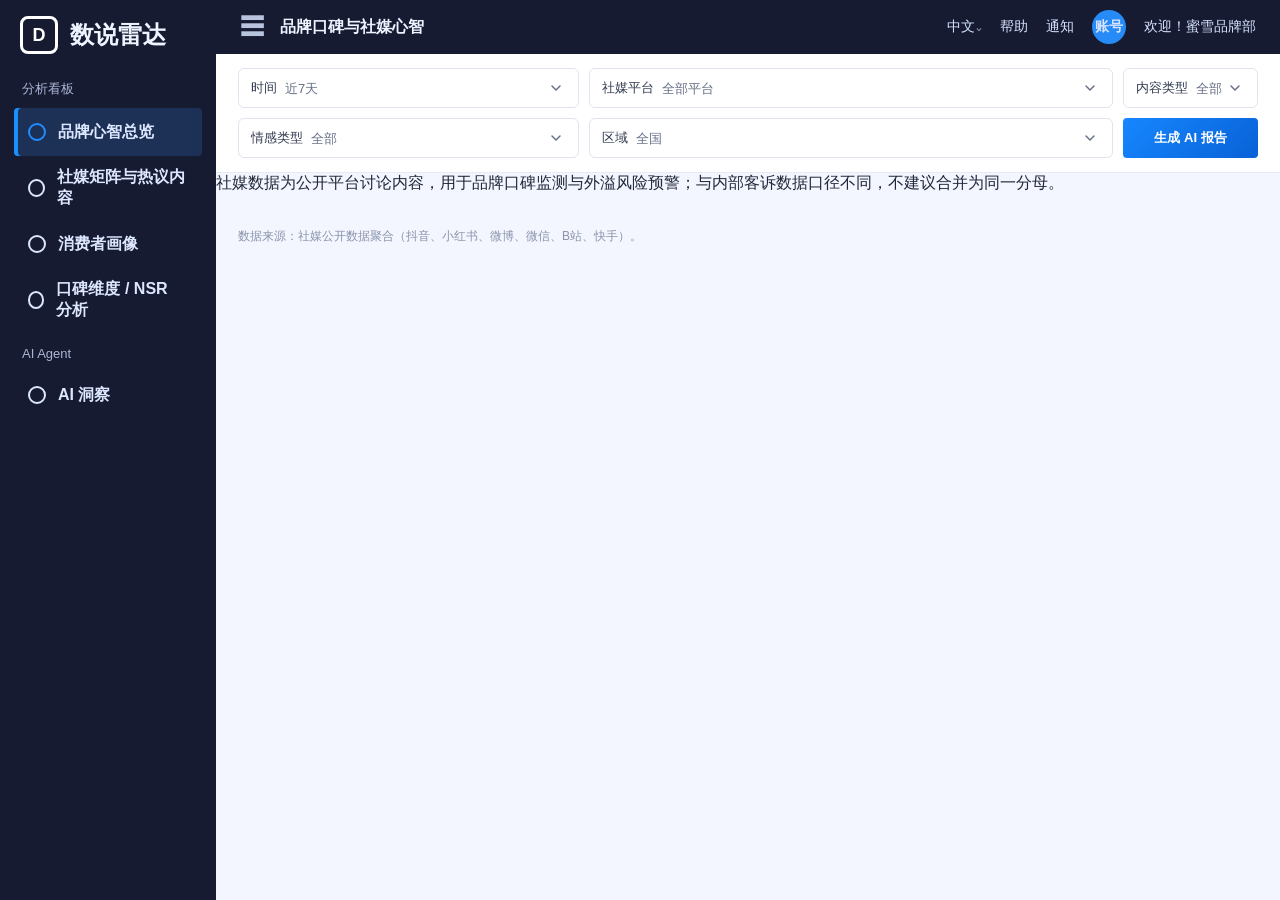
<file: mxbc-voc/brand_reputation_app.html>
<!doctype html>
<html lang="zh-CN">
<head>
  <meta charset="utf-8">
  <meta name="viewport" content="width=device-width, initial-scale=1">
  <title>品牌口碑与社媒心智 - 蜜雪冰城 POC</title>
  <link rel="stylesheet" href="./mx_dashboard.css?v=20260609c">
</head>
<body data-app="brand">
  <div class="layout">
    <aside class="sidebar">
      <a class="side-brand" href="./index.html">
        <span class="brand-mark">D</span>
        <span>数说雷达</span>
      </a>
      <div class="side-section">分析看板</div>
      <button class="side-item tab active" data-target="brandOverview"><span class="side-dot"></span><span>品牌心智总览</span></button>
      <button class="side-item tab" data-target="brandSocial"><span class="side-dot"></span><span>社媒矩阵与热议内容</span></button>
      <button class="side-item tab" data-target="brandConsumer"><span class="side-dot"></span><span>消费者画像</span></button>
      <button class="side-item tab" data-target="brandReputation"><span class="side-dot"></span><span>口碑维度 / NSR 分析</span></button>
      <div class="side-section">AI Agent</div>
      <button class="side-item tab" data-target="aiInsights"><span class="side-dot"></span><span>AI 洞察</span></button>
    </aside>
    <main class="main">
      <header class="topbar">
        <div class="top-title"><span class="hamburger">☰</span><span>品牌口碑与社媒心智</span></div>
        <div class="top-actions"><span>中文⌄</span><span>帮助</span><span>通知</span><span class="avatar">账号</span><span>欢迎！蜜雪品牌部</span></div>
      </header>
      <section class="filterbar">
        <label class="filter-control"><span>时间</span><select id="brandTime"><option value="近7天">近7天</option><option value="昨日">昨日</option><option value="近30天">近30天</option><option value="本月">本月</option></select></label>
        <label class="filter-control"><span>社媒平台</span><select id="brandPlatform"><option value="全部">全部平台</option><option value="抖音">抖音</option><option value="小红书">小红书</option><option value="微博">微博</option><option value="微信">微信</option><option value="B站">B站</option><option value="快手">快手</option></select></label>
        <label class="filter-control"><span>内容类型</span><select id="brandContentType"><option value="全部">全部</option><option value="UGC">UGC</option><option value="PGC">PGC</option><option value="BGC">BGC</option></select></label>
        <label class="filter-control"><span>情感类型</span><select id="brandSentiment"><option value="全部">全部</option><option value="正面">正面</option><option value="中性">中性</option><option value="负面">负面</option></select></label>
        <label class="filter-control"><span>区域</span><select id="brandRegion"><option value="全国">全国</option><option>河南</option><option>广东</option><option>山东</option><option>江苏</option><option>浙江</option><option>四川</option><option>湖北</option><option>湖南</option></select></label>
        <button class="ai-report-btn" data-template="brand">生成 AI 报告</button>
      </section>
      <div class="filter-note">社媒数据为公开平台讨论内容，用于品牌口碑监测与外溢风险预警；与内部客诉数据口径不同，不建议合并为同一分母。</div>
      <section class="content">
        <div id="brandOverview" class="page active"></div>
        <div id="brandSocial" class="page"></div>
        <div id="brandConsumer" class="page"></div>
        <div id="brandReputation" class="page"></div>
        <div id="aiInsights" class="page ai-insights-page">
          <iframe class="ai-embed-frame" src="./ai_insights.html?embed=brand&v=20260609c" title="品牌口碑 AI 洞察"></iframe>
        </div>
        <div class="footer-note">数据来源：社媒公开数据聚合（抖音、小红书、微博、微信、B站、快手）。</div>
      </section>
    </main>
  </div>
  <script src="./assets/echarts.min.js?v=20260609c"></script>
  <script src="./mx_dashboard_data.js?v=20260609c"></script>
  <script src="./mx_dashboard_app.js?v=20260609c"></script>
</body>
</html>
</file>
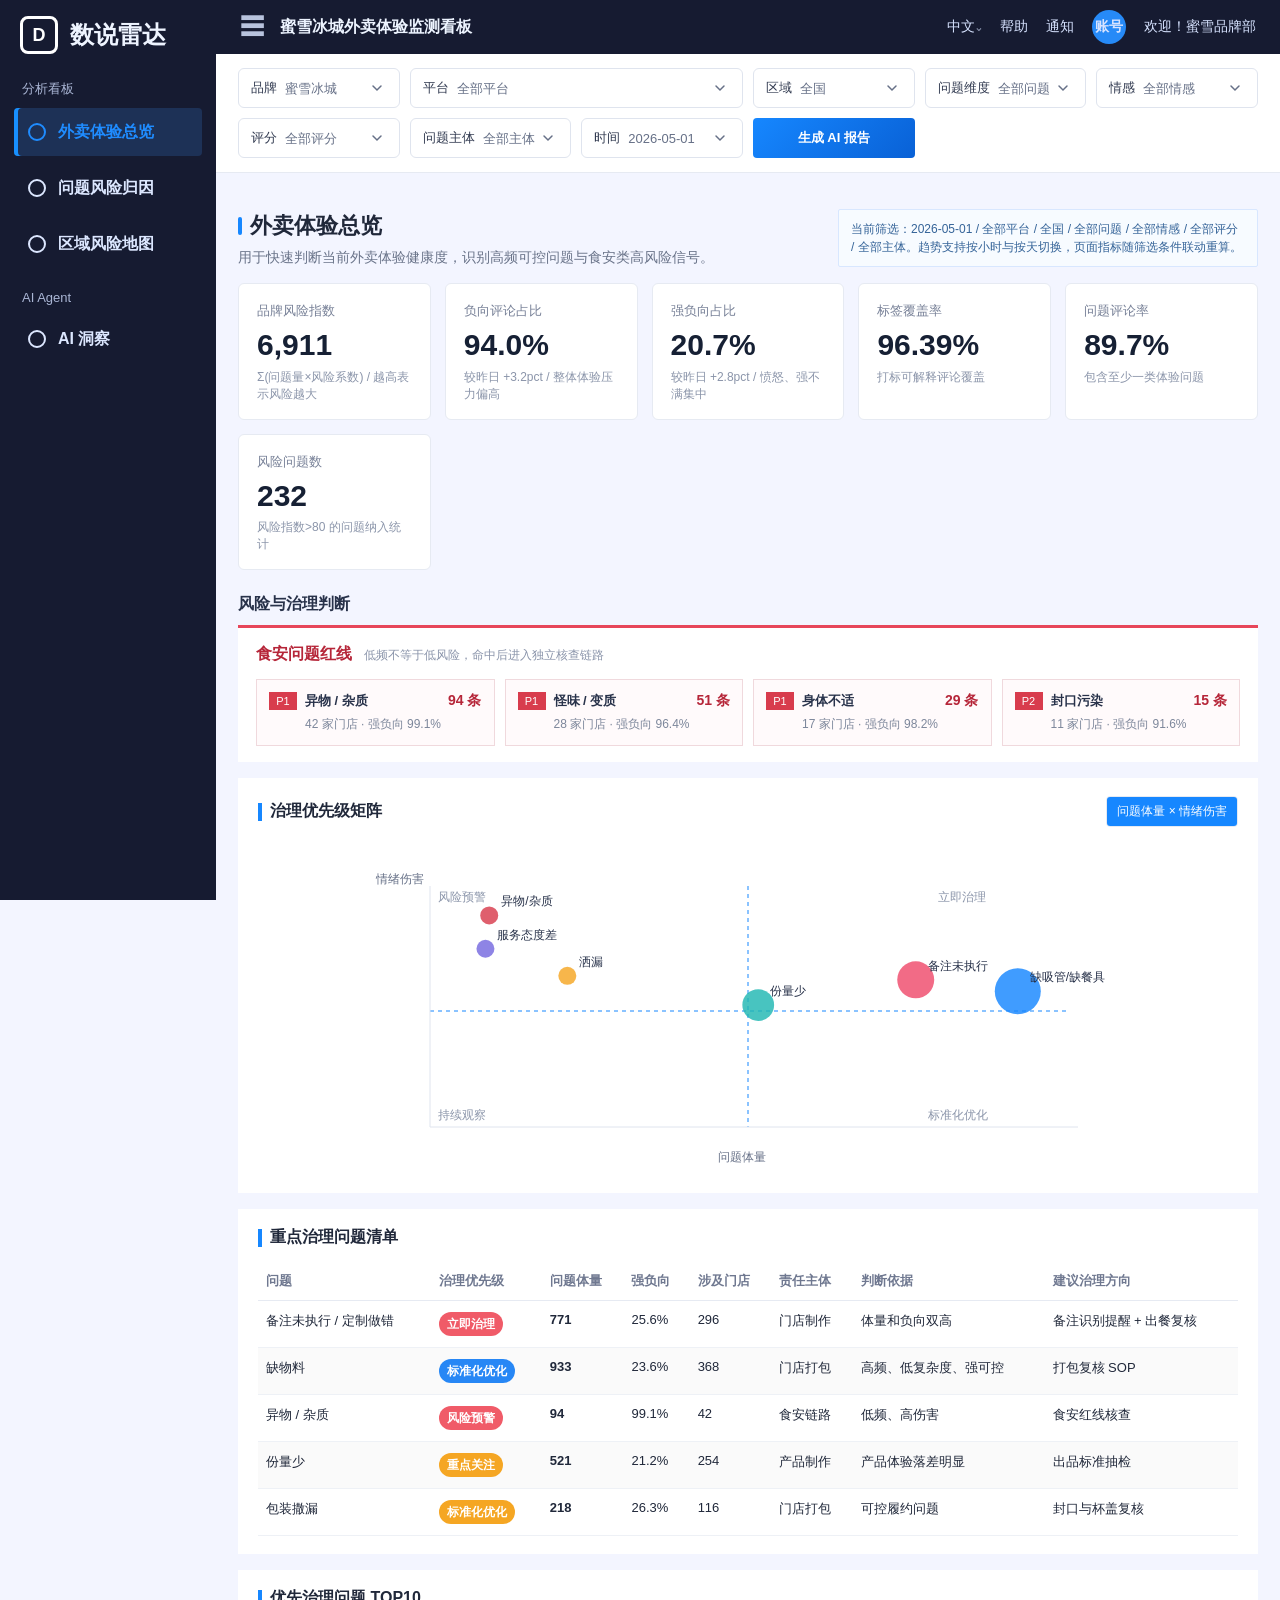
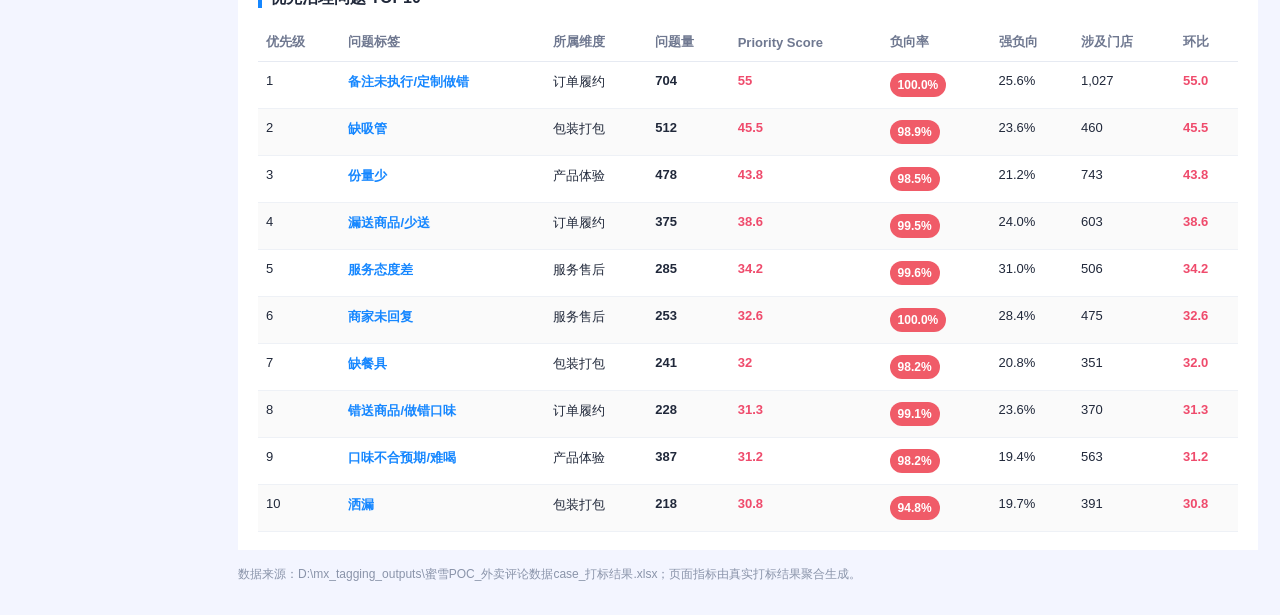
<file: mxbc-voc/delivery_app.html>
<!doctype html>
<html lang="zh-CN">
<head>
  <meta charset="utf-8">
  <meta name="viewport" content="width=device-width, initial-scale=1">
  <title>蜜雪冰城外卖体验监测看板</title>
  <link rel="stylesheet" href="./mx_dashboard.css?v=20260609c">
</head>
<body data-app="delivery">
  <div class="layout">
    <aside class="sidebar">
      <a class="side-brand" href="./index.html">
        <span class="brand-mark">D</span>
        <span>数说雷达</span>
      </a>
      <div class="side-section">分析看板</div>
      <button class="side-item tab active" data-target="overview"><span class="side-dot"></span><span>外卖体验总览</span></button>
      <button class="side-item tab" data-target="issues"><span class="side-dot"></span><span>问题风险归因</span></button>
      <button class="side-item tab" data-target="regions"><span class="side-dot"></span><span>区域风险地图</span></button>
      <div class="side-section">AI Agent</div>
      <button class="side-item tab" data-target="aiInsights"><span class="side-dot"></span><span>AI 洞察</span></button>
    </aside>
    <main class="main">
      <header class="topbar">
        <div class="top-title"><span class="hamburger">☰</span><span>蜜雪冰城外卖体验监测看板</span></div>
        <div class="top-actions"><span>中文⌄</span><span>帮助</span><span>通知</span><span class="avatar">账号</span><span>欢迎！蜜雪品牌部</span></div>
      </header>
      <section class="filterbar">
        <label class="filter-control"><span>品牌</span><select id="filterBrand"><option>蜜雪冰城</option></select></label>
        <label class="filter-control wide"><span>平台</span><select id="filterPlatform"><option value="全部">全部平台</option></select></label>
        <label class="filter-control"><span>区域</span><select id="filterRegion"><option value="全国">全国</option></select></label>
        <label class="filter-control"><span>问题维度</span><select id="filterIssue"><option value="全部">全部问题</option></select></label>
        <label class="filter-control"><span>情感</span><select id="filterEmotion"><option value="全部">全部情感</option></select></label>
        <label class="filter-control"><span>评分</span><select id="filterScore"><option value="全部">全部评分</option><option value="1">1星</option><option value="2">2星</option><option value="3">3星</option><option value="4">4星</option><option value="5">5星</option></select></label>
        <label class="filter-control"><span>问题主体</span><select id="filterSubject"><option value="全部">全部主体</option></select></label>
        <label class="filter-control"><span>时间</span><select id="filterTime"><option value="2026-05-01">2026-05-01</option><option value="近7天">近7天</option><option value="近30天">近30天</option></select></label>
        <button class="ai-report-btn" data-template="delivery">生成 AI 报告</button>
      </section>
      <section class="content">
        <div id="overview" class="page active"></div>
        <div id="issues" class="page"></div>
        <div id="regions" class="page"></div>
        <div id="aiInsights" class="page ai-insights-page">
          <iframe class="ai-embed-frame" src="./ai_insights.html?embed=delivery&v=20260609c" title="外卖评价看板 AI 洞察"></iframe>
        </div>
        <div class="footer-note">数据来源：D:\mx_tagging_outputs\蜜雪POC_外卖评论数据case_打标结果.xlsx；页面指标由真实打标结果聚合生成。</div>
      </section>
    </main>
  </div>
  <script src="./mx_dashboard_data.js?v=20260609c"></script>
  <script src="./mx_dashboard_app.js?v=20260609c"></script>
</body>
</html>
</file>
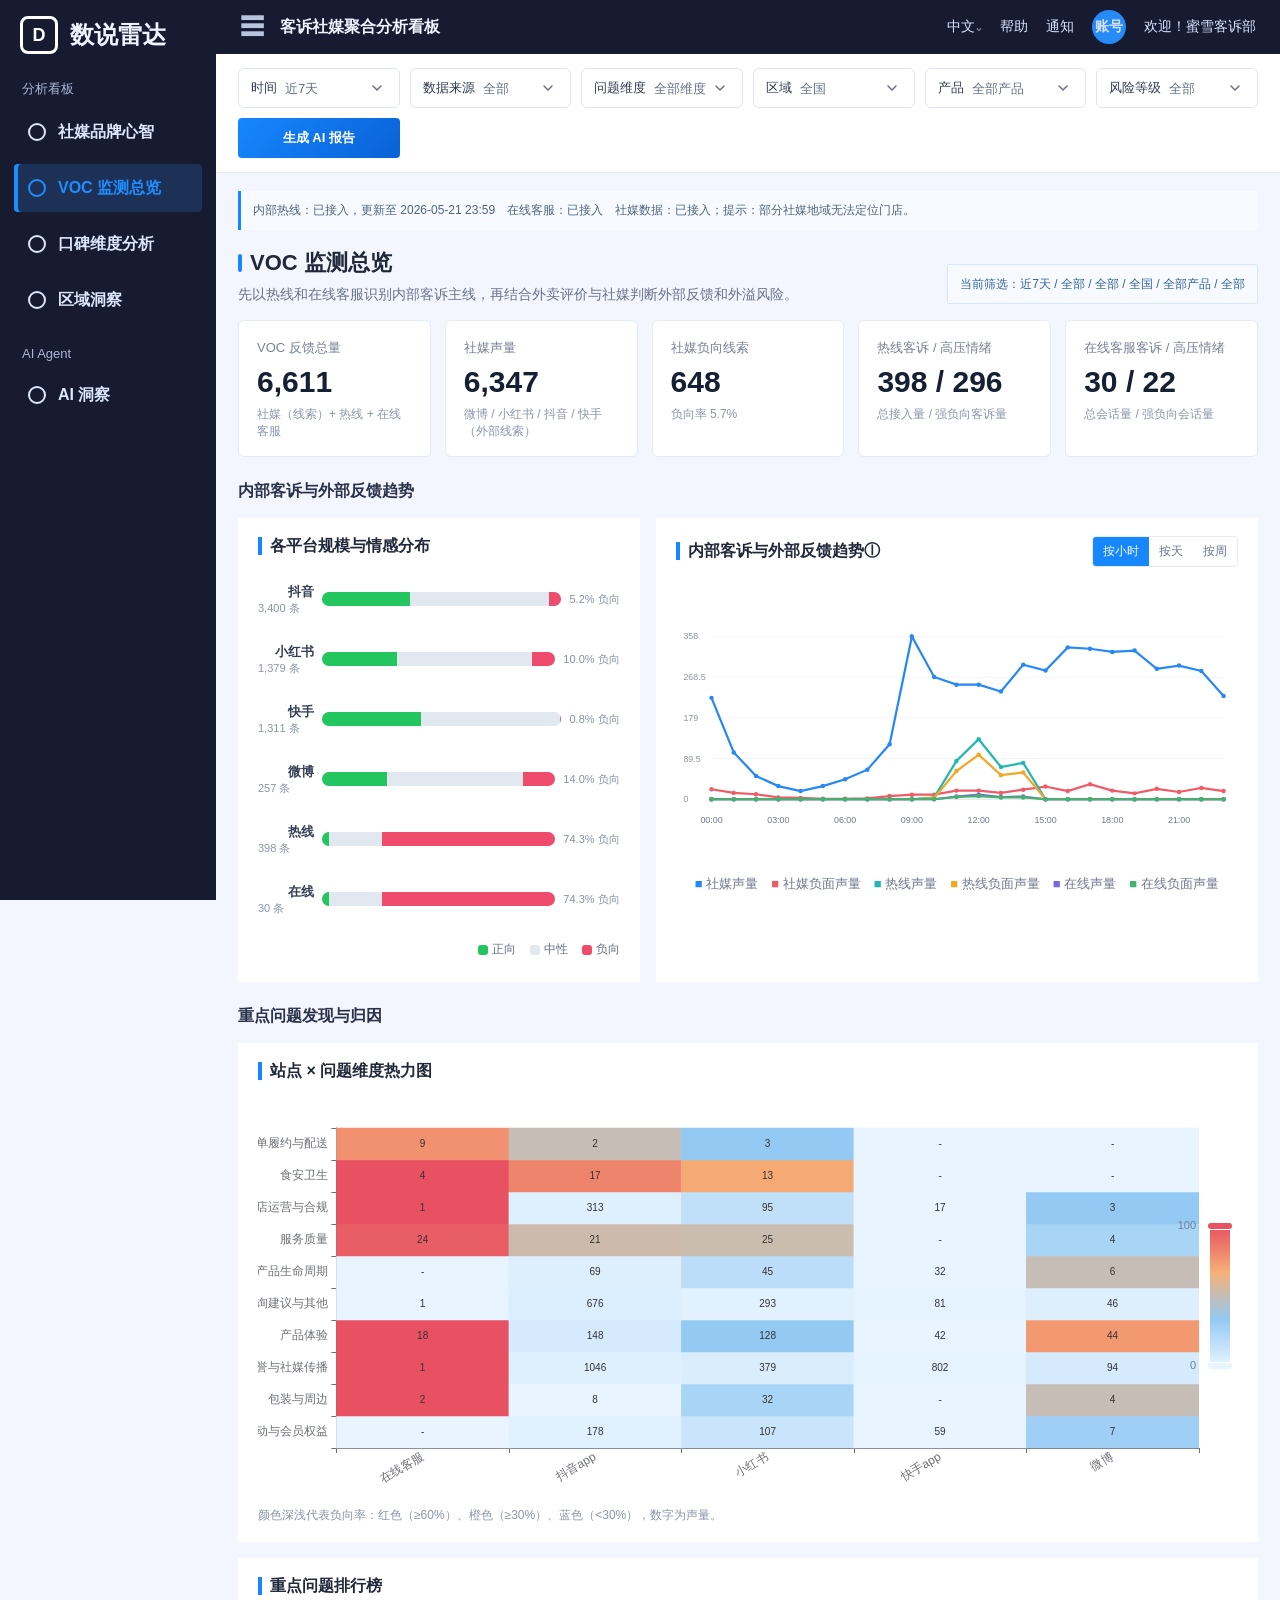
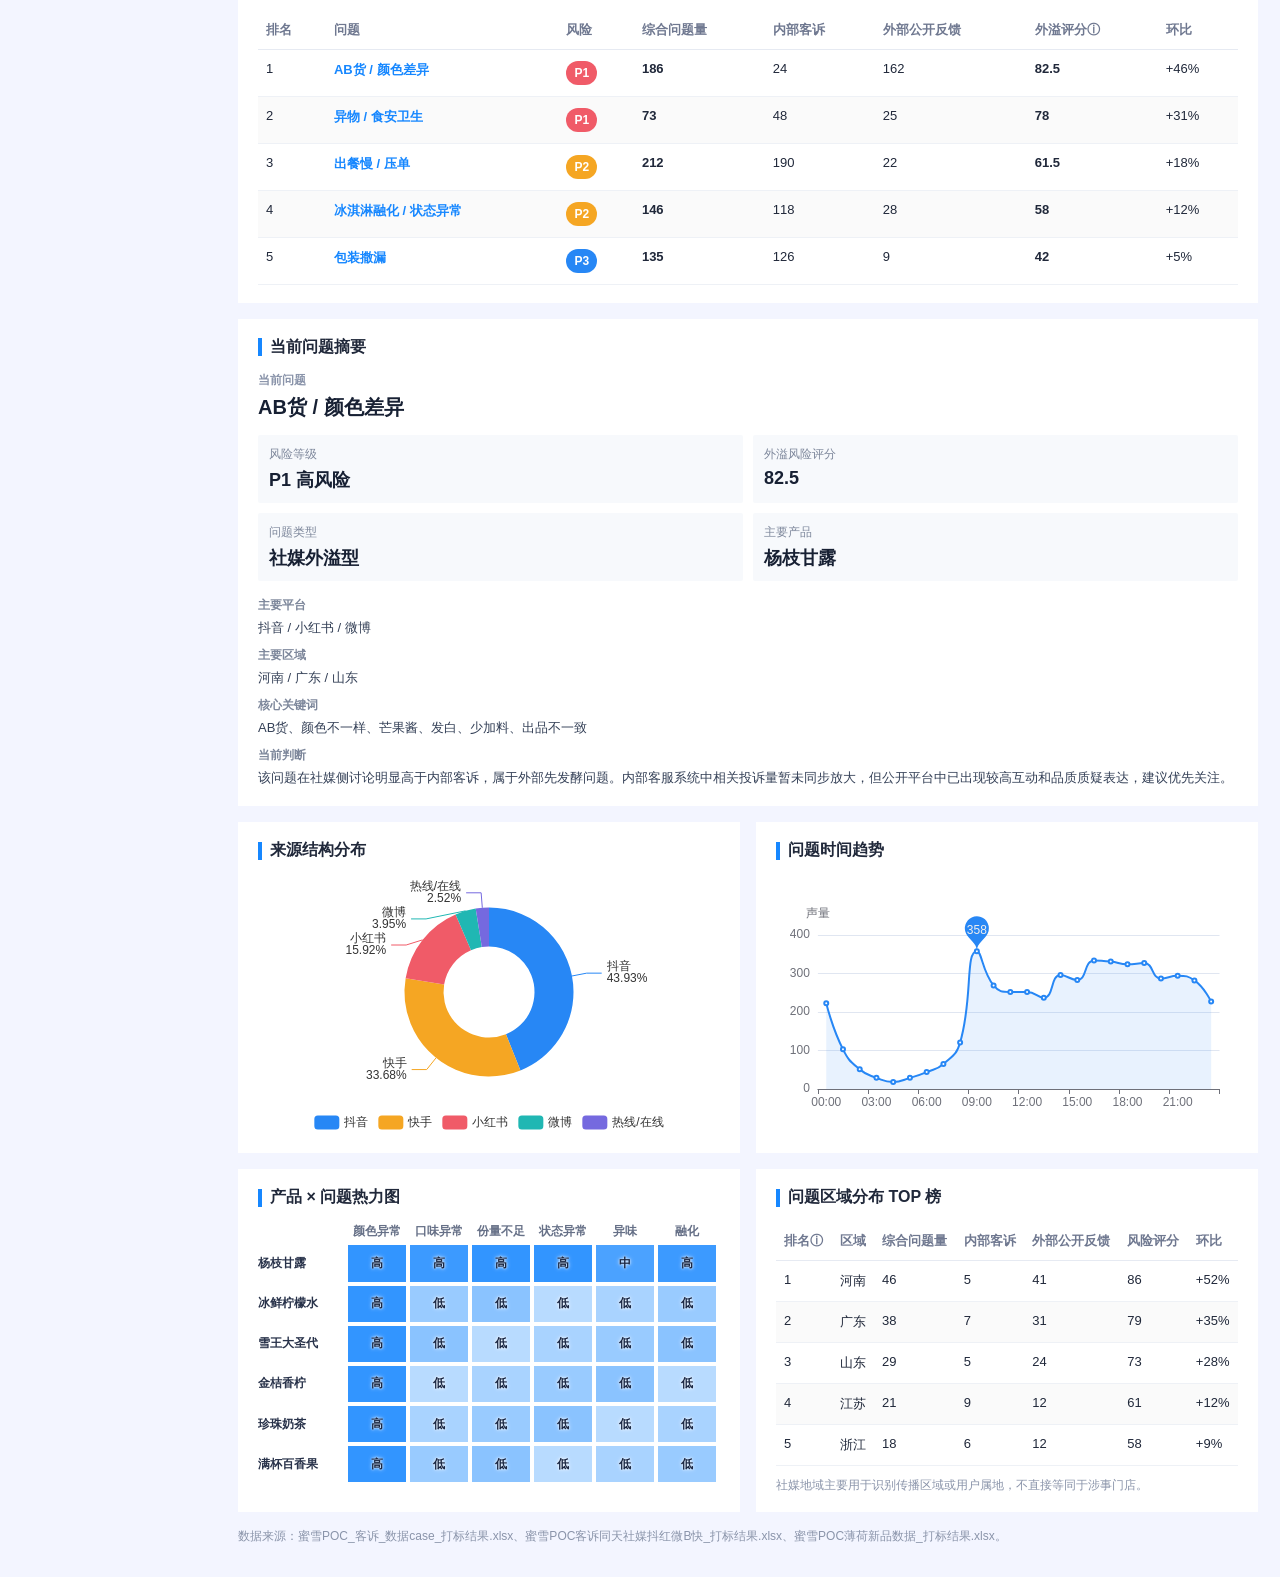
<file: mxbc-voc/service_marketing_app.html>
<!doctype html>
<html lang="zh-CN">
<head>
  <meta charset="utf-8">
  <meta name="viewport" content="width=device-width, initial-scale=1">
  <title>客诉社媒聚合分析看板 - 蜜雪冰城 POC</title>
  <link rel="stylesheet" href="./mx_dashboard.css?v=20260610h">
</head>
<body data-app="service">
  <div class="layout">
    <aside class="sidebar">
      <a class="side-brand" href="./index.html">
        <span class="brand-mark">D</span>
        <span>数说雷达</span>
      </a>
      <div class="side-section">分析看板</div>
      <button class="side-item tab" data-target="brandMind"><span class="side-dot"></span><span>社媒品牌心智</span></button>
      <button class="side-item tab active" data-target="complaint"><span class="side-dot"></span><span>VOC 监测总览</span></button>
      <button class="side-item tab" data-target="warning"><span class="side-dot"></span><span>口碑维度分析</span></button>
      <button class="side-item tab" data-target="serviceRegions"><span class="side-dot"></span><span>区域洞察</span></button>
      <div class="side-section">AI Agent</div>
      <button class="side-item tab" data-target="aiInsights"><span class="side-dot"></span><span>AI 洞察</span></button>
    </aside>
    <main class="main">
      <header class="topbar">
        <div class="top-title"><span class="hamburger">☰</span><span>客诉社媒聚合分析看板</span></div>
        <div class="top-actions"><span>中文⌄</span><span>帮助</span><span>通知</span><span class="avatar">账号</span><span>欢迎！蜜雪客诉部</span></div>
      </header>
      <section class="filterbar">
        <label class="filter-control"><span>时间</span><select id="serviceTime"><option value="近7天">近7天</option><option value="昨日">昨日</option><option value="近30天">近30天</option><option value="本月">本月</option></select></label>
        <label class="filter-control"><span>数据来源</span><select id="serviceSource"><option value="全部">全部</option><option value="热线">热线</option><option value="在线客服">在线客服</option><option value="抖音">抖音</option><option value="小红书">小红书</option><option value="微博">微博</option><option value="B站">B站</option><option value="快手">快手</option></select></label>
        <label class="filter-control"><span>问题维度</span><select id="serviceIssueDim"><option value="全部">全部维度</option><option>服务质量</option><option>门店运营与合规</option><option>订单履约与配送</option><option>咨询建议与其他</option><option>产品体验</option><option>食安卫生</option></select></label>
        <label class="filter-control"><span>区域</span><select id="serviceRegion"><option value="全国">全国</option><option>河南</option><option>广东</option><option>山东</option><option>江苏</option><option>浙江</option><option>四川</option><option>湖北</option><option>湖南</option></select></label>
        <label class="filter-control"><span>产品</span><select id="serviceProduct"><option value="全部产品">全部产品</option><option>冰鲜柠檬水</option><option>杨枝甘露</option><option>雪王大圣代</option><option>金桔香柠</option><option>奶茶类</option><option>果茶类</option><option>冰淇淋类</option><option>其他产品</option></select></label>
        <label class="filter-control"><span>风险等级</span><select id="serviceRisk"><option value="全部">全部</option><option>P1 高风险</option><option>P2 中高风险</option><option>P3 一般风险</option><option>观察信号</option></select></label>
        <button class="ai-report-btn" data-template="complaint">生成 AI 报告</button>
      </section>
      <section class="content">
        <div id="complaint" class="page active"></div>
        <div id="brandMind" class="page"></div>
        <div id="warning" class="page"></div>
        <div id="serviceRegions" class="page"></div>
        <div id="aiInsights" class="page ai-insights-page">
          <iframe class="ai-embed-frame" src="./ai_insights.html?embed=service&v=20260610a" title="客诉看板 AI 洞察"></iframe>
        </div>
        <div class="footer-note">数据来源：蜜雪POC_客诉_数据case_打标结果.xlsx、蜜雪POC客诉同天社媒抖红微B快_打标结果.xlsx、蜜雪POC薄荷新品数据_打标结果.xlsx。</div>
      </section>
    </main>
  </div>
  <script src="./assets/echarts.min.js?v=20260610h"></script>
  <script src="./mx_dashboard_data.js?v=20260610h"></script>
  <script src="./mx_dashboard_evidence.js?v=20260610h"></script>
  <script src="./mx_dashboard_app.js?v=20260610h"></script>
</body>
</html>
</file>
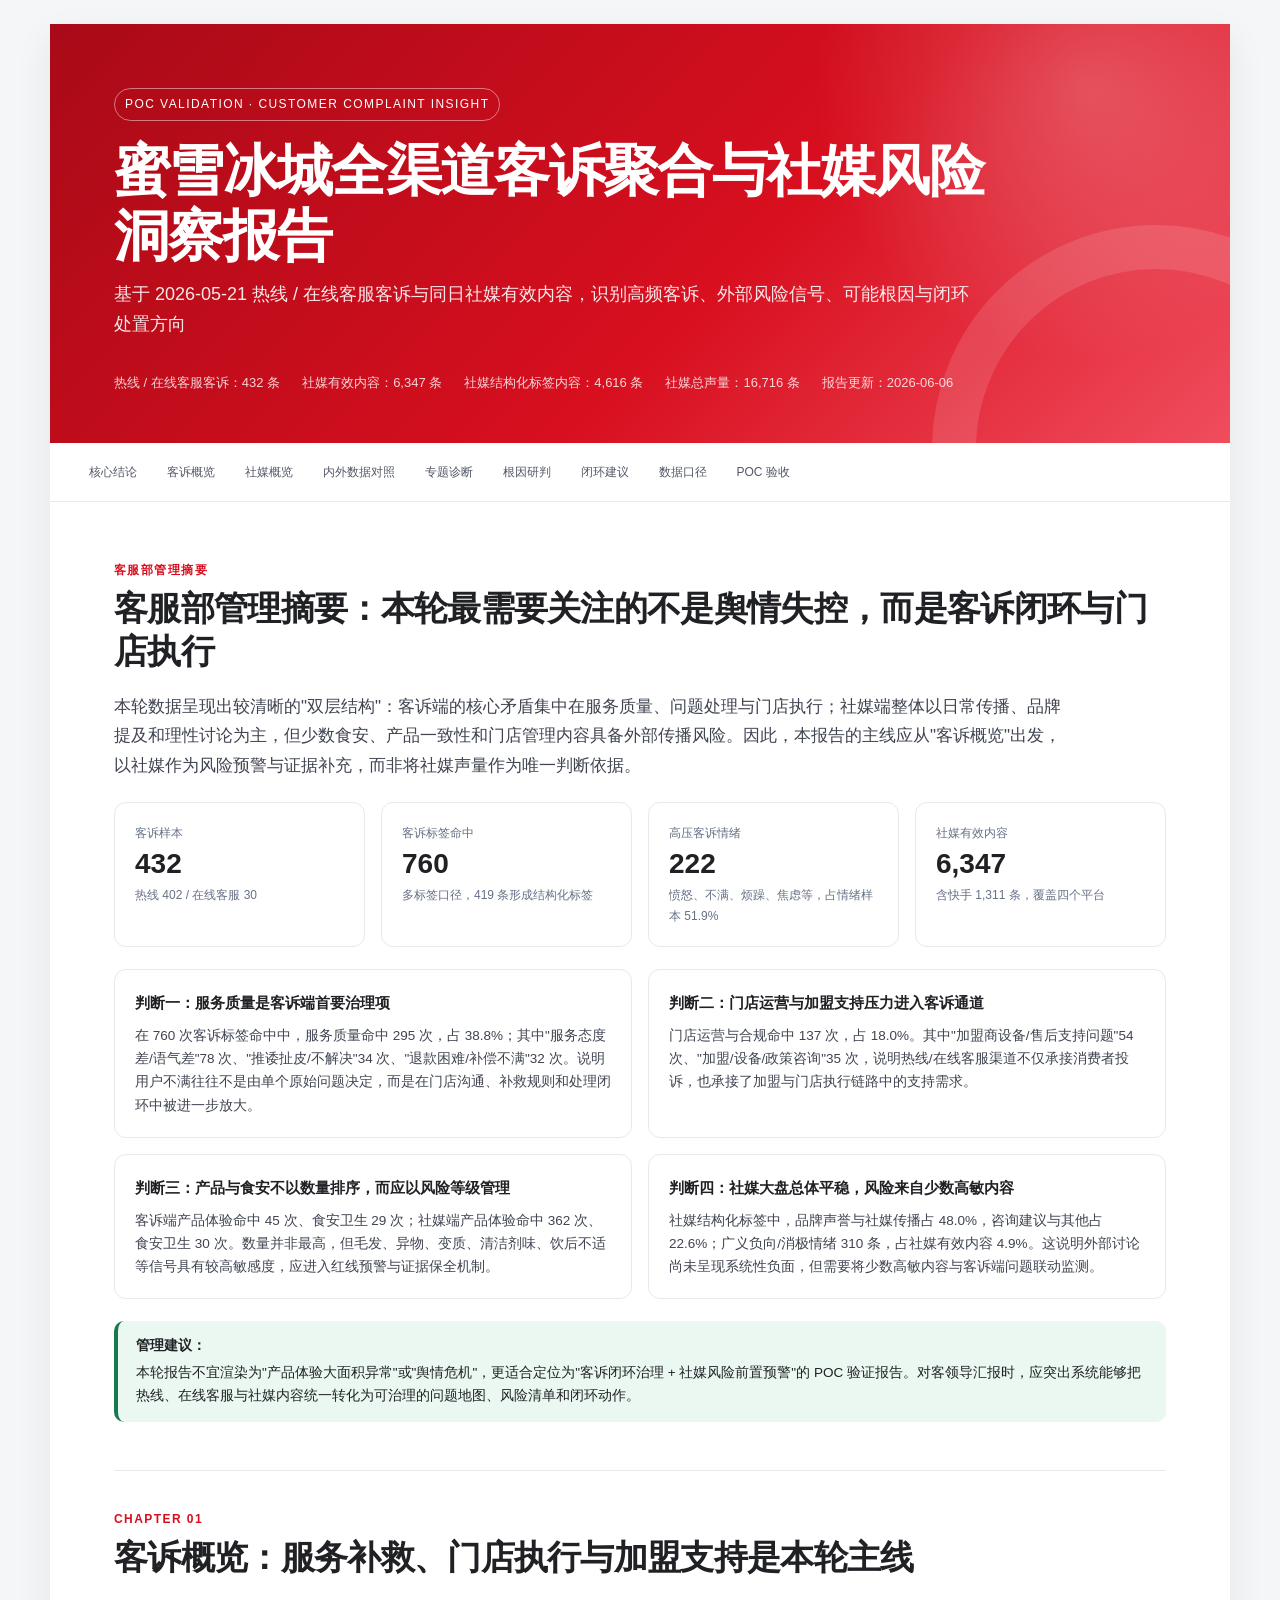
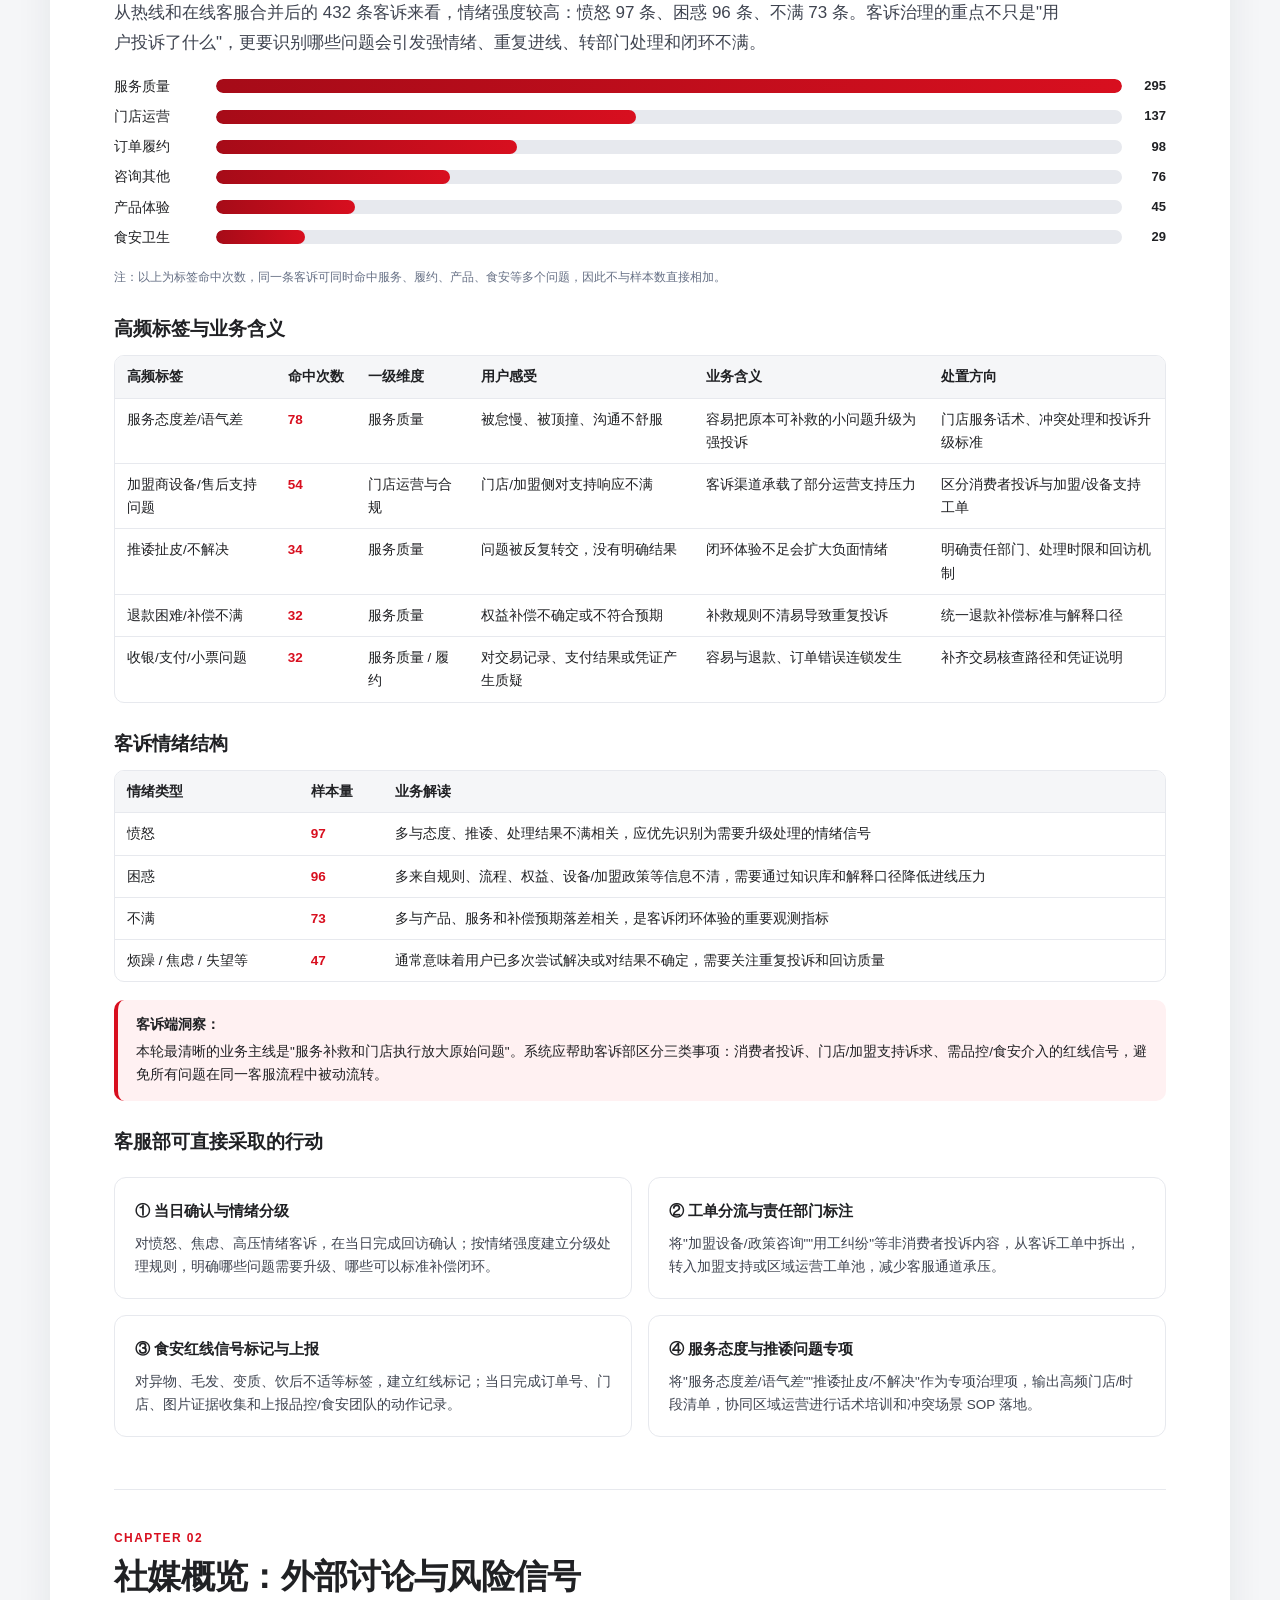
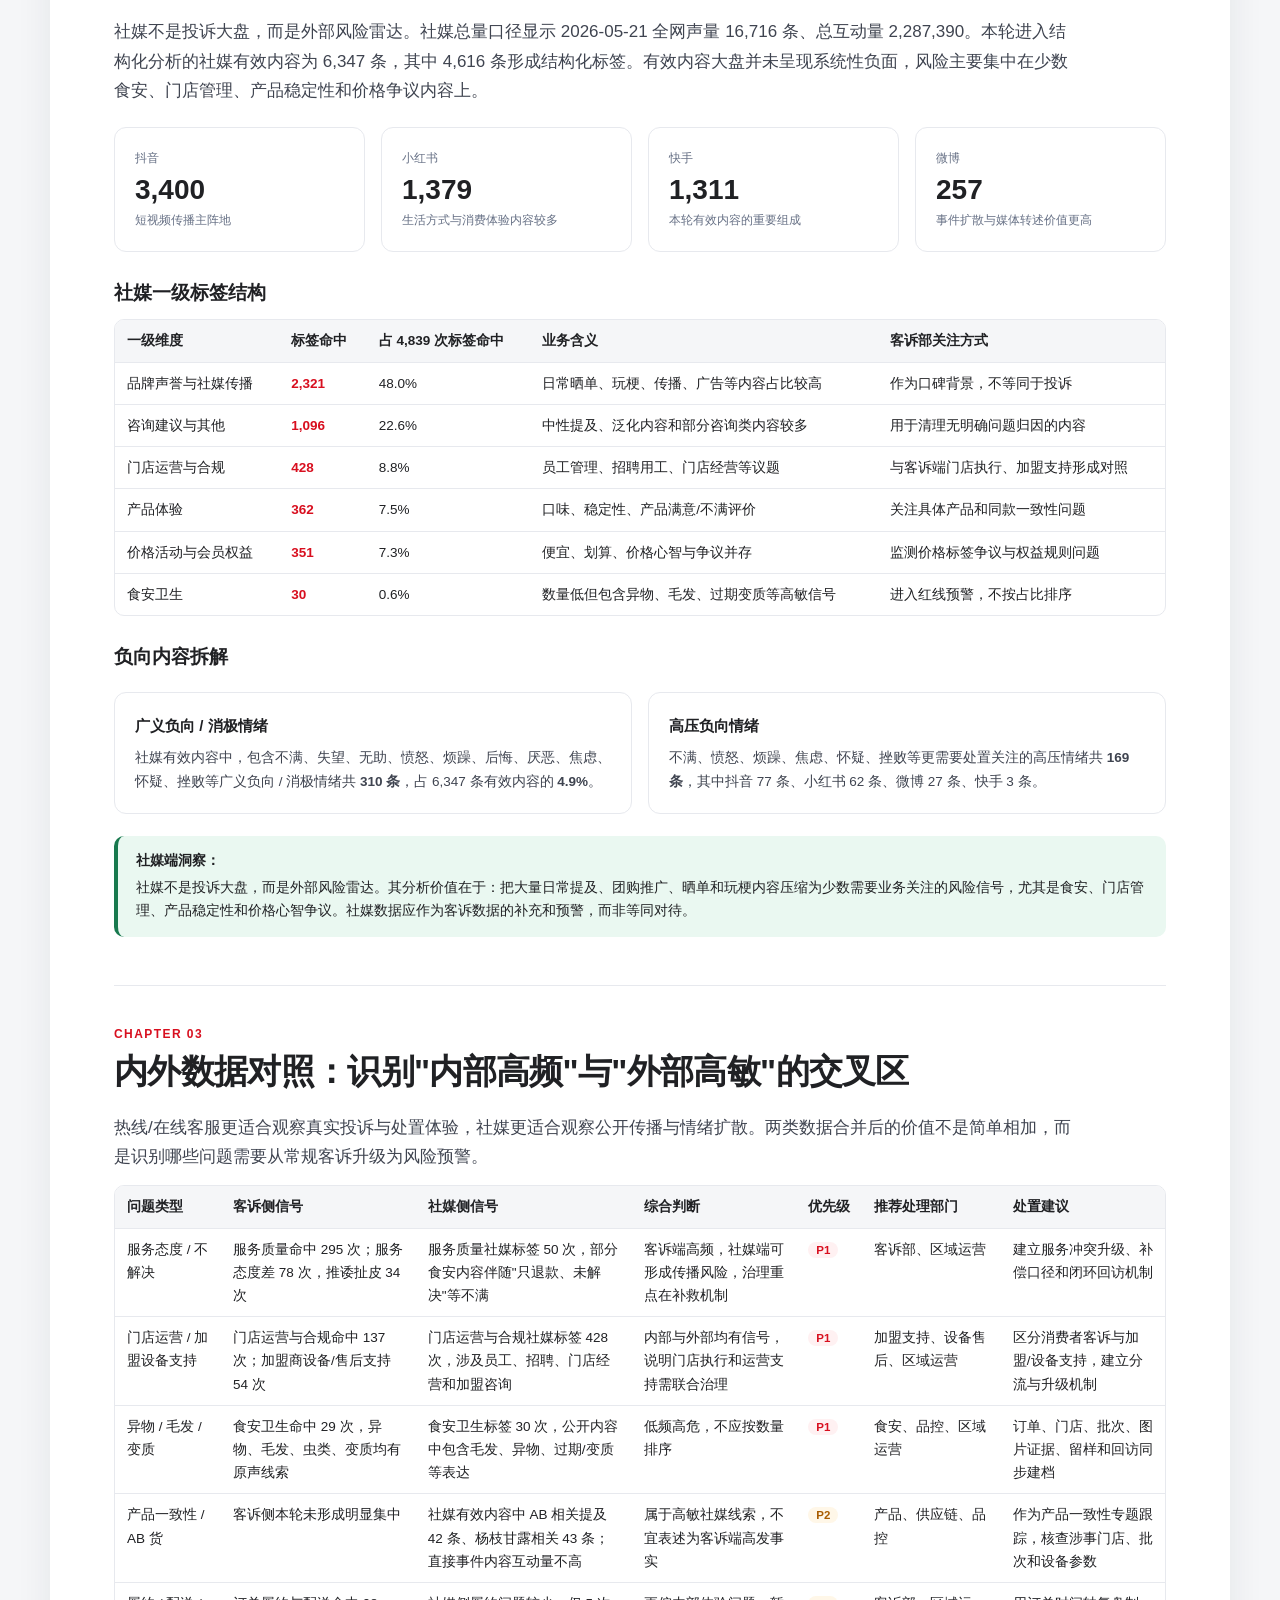
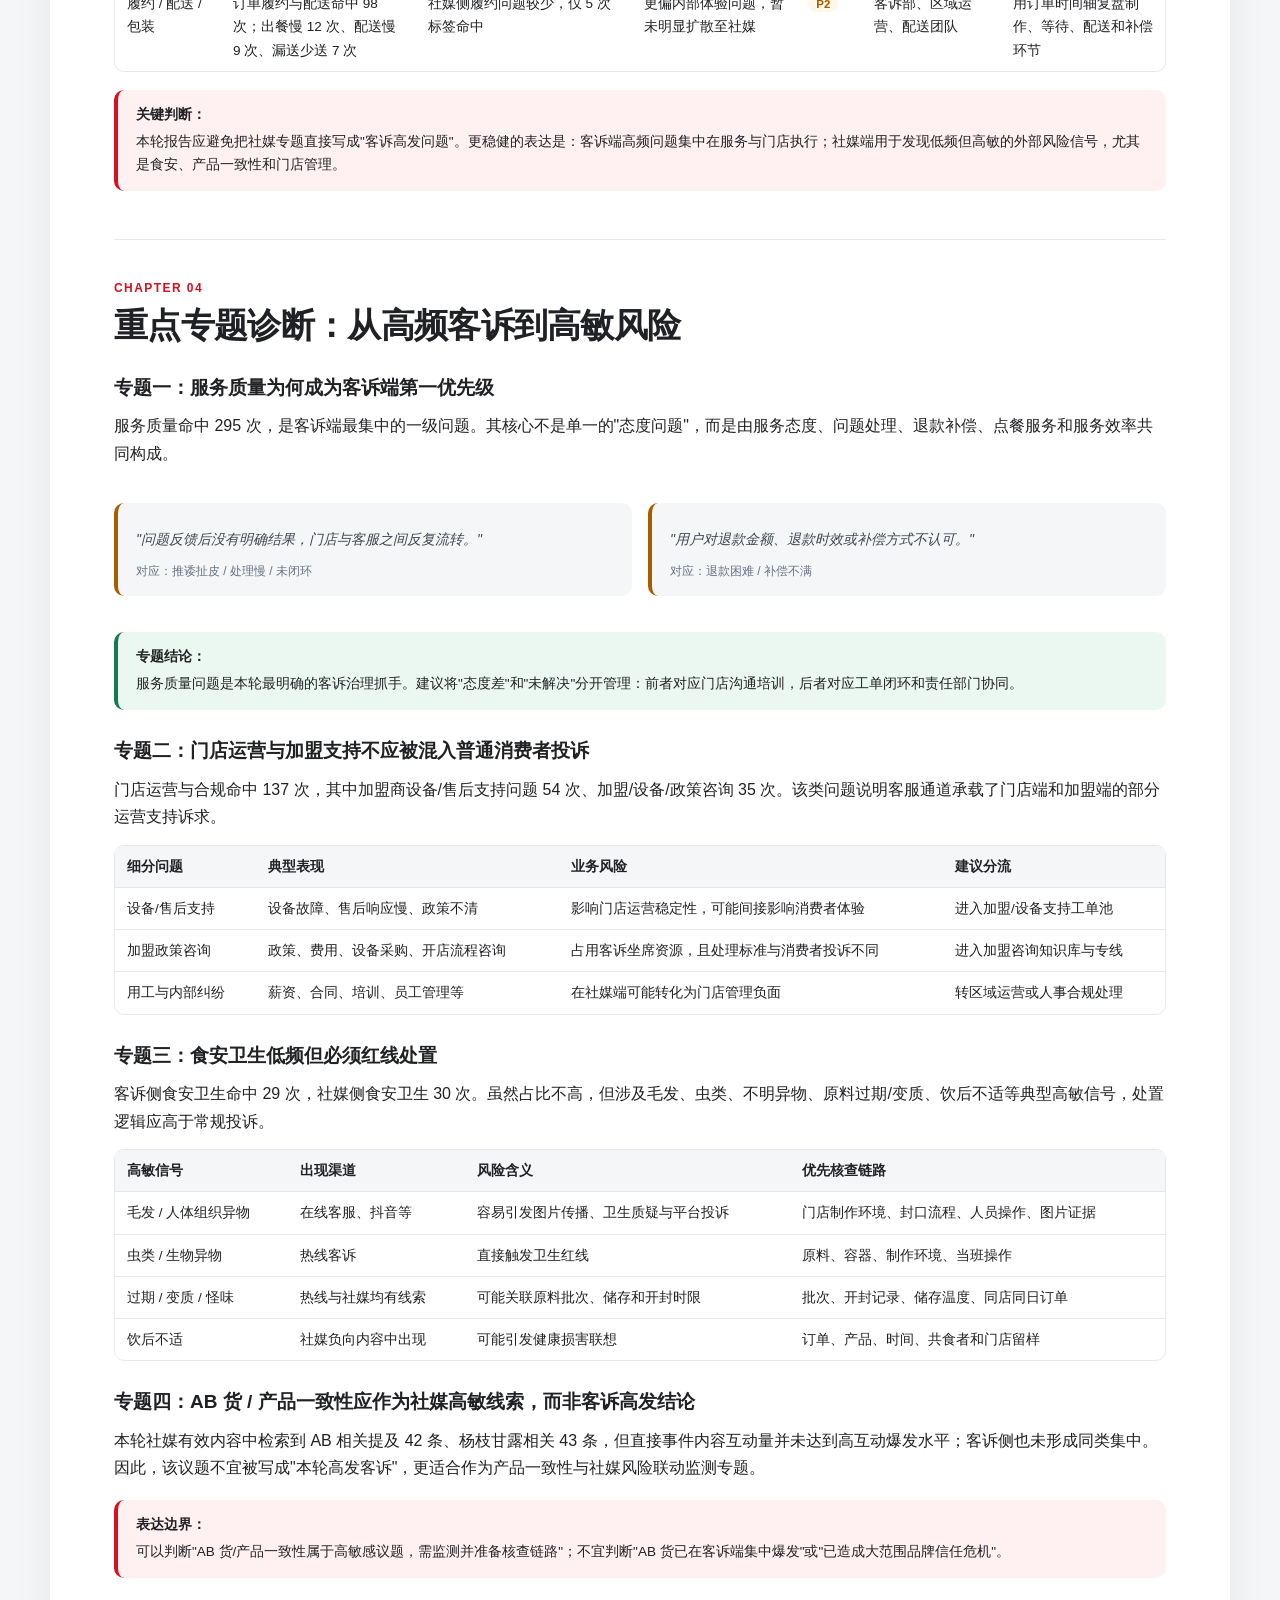
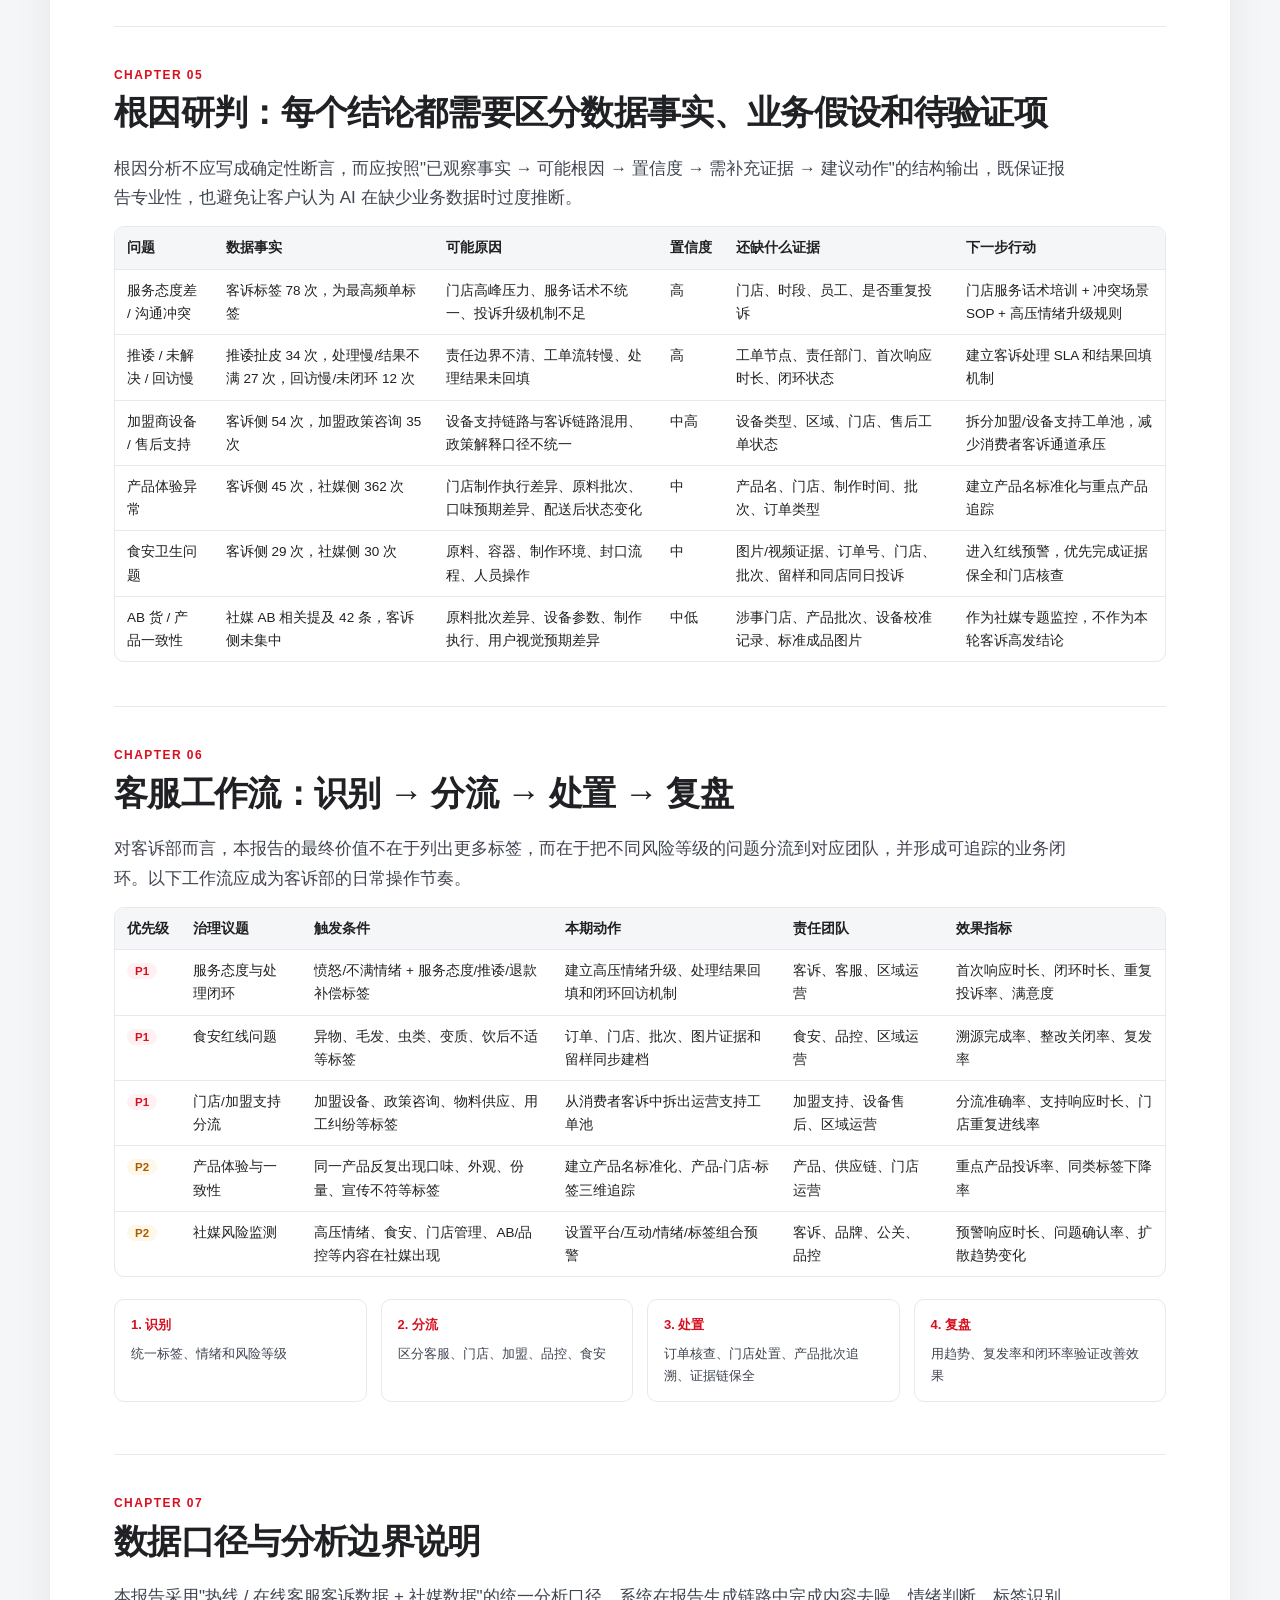
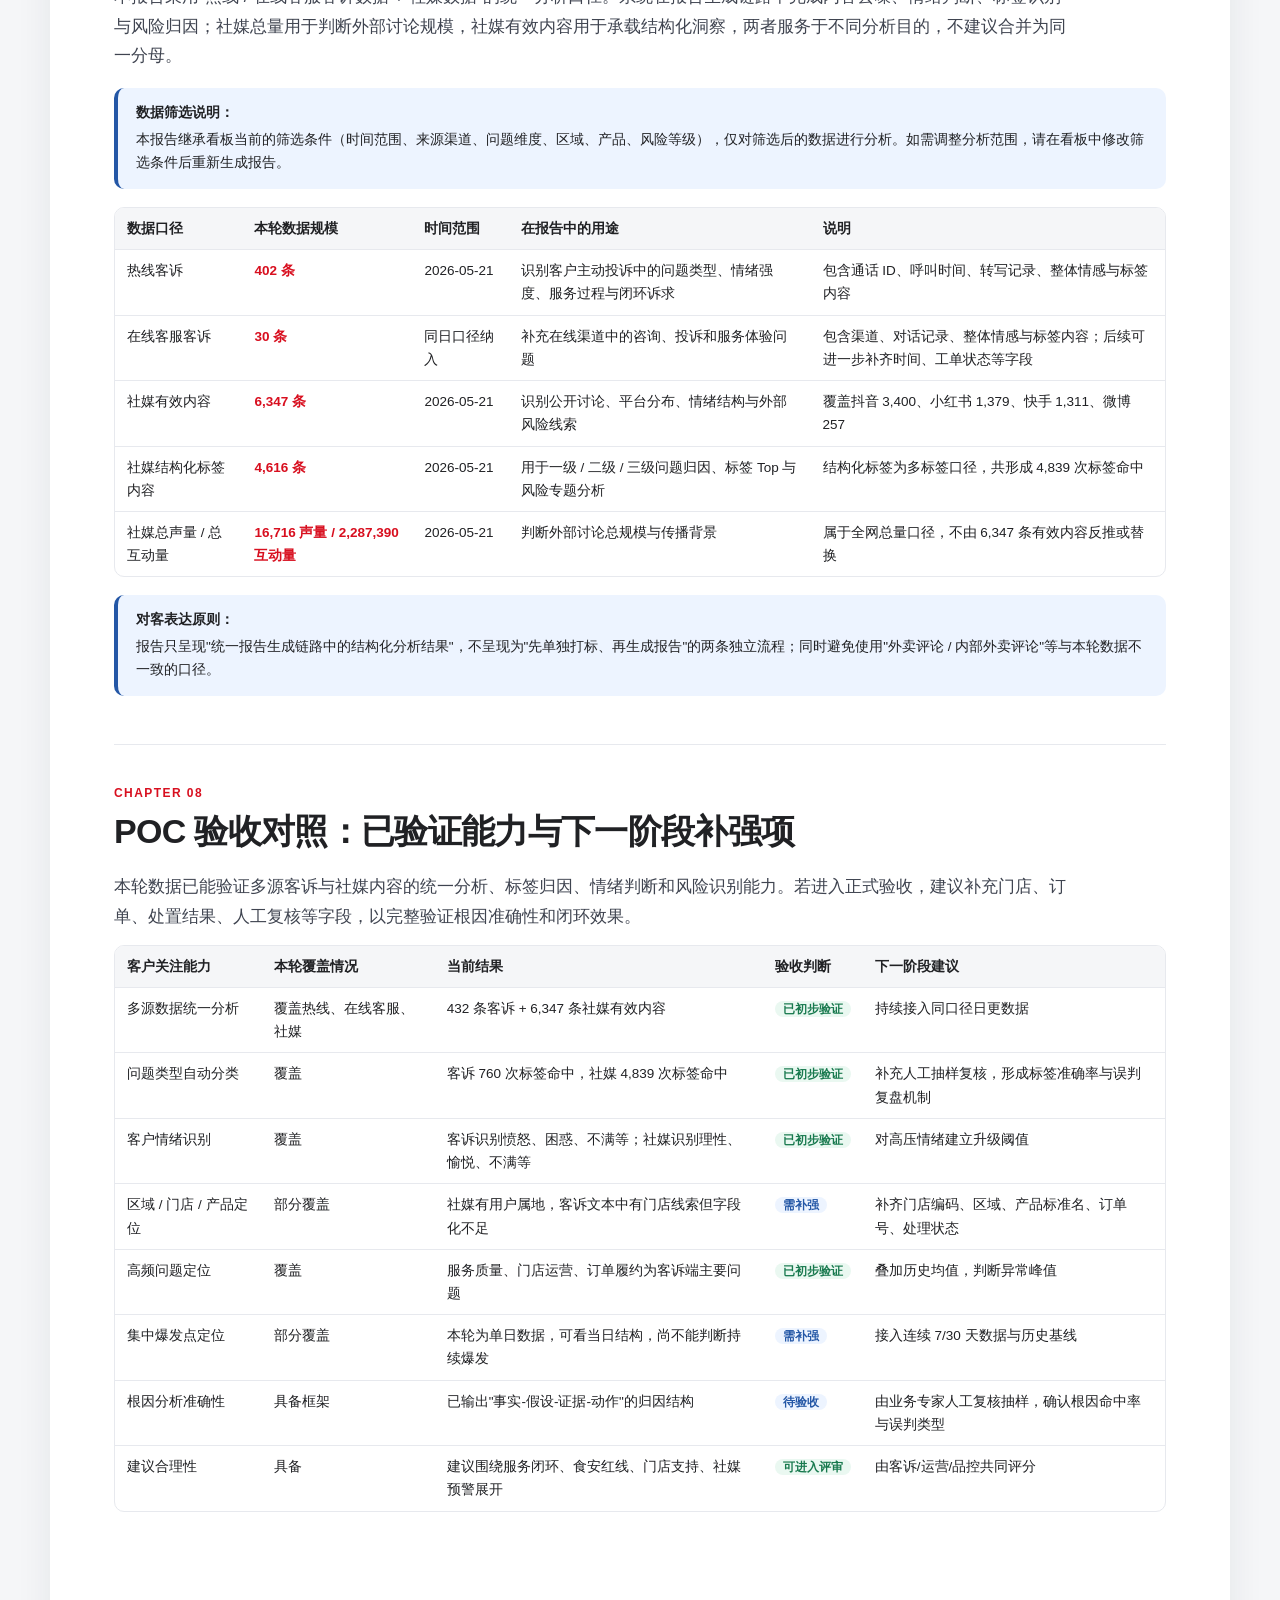
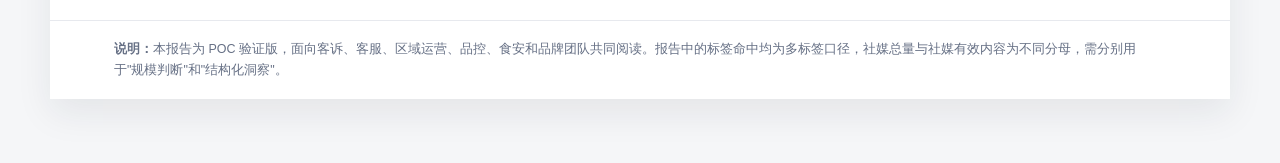
<file: mxbc-voc/reports/complaint-report.html>
<!DOCTYPE html>
<html lang="zh-CN">
<head>
  <meta charset="UTF-8" />
  <meta name="viewport" content="width=device-width, initial-scale=1.0" />
  <title>蜜雪冰城全渠道客诉聚合与社媒风险洞察报告</title>
  <style>
    :root{
      --red:#d80f1f;--red-dark:#a60b18;--red-soft:#fff1f2;--ink:#202124;--muted:#667085;--line:#e7e9ee;--paper:#fff;--canvas:#f5f6f8;--amber:#a85c00;--amber-soft:#fff7e8;--green:#18794e;--green-soft:#eaf8f1;--blue:#2457a6;--blue-soft:#edf4ff;--purple:#6f42c1;--purple-soft:#f4efff;--shadow:0 14px 34px rgba(31,35,48,.08)
    }
    *{box-sizing:border-box}html{scroll-behavior:smooth}body{margin:0;background:var(--canvas);color:var(--ink);font-family:-apple-system,BlinkMacSystemFont,"Segoe UI","PingFang SC","Microsoft YaHei",Arial,sans-serif;line-height:1.72}.page{width:min(1180px,calc(100% - 32px));margin:24px auto 64px;background:var(--paper);box-shadow:var(--shadow)}
    .hero{position:relative;overflow:hidden;padding:64px 64px 48px;color:#fff;background:radial-gradient(circle at 88% 15%,rgba(255,255,255,.22),transparent 25%),linear-gradient(135deg,#a90a17 0%,#d80f1f 58%,#f04d5d 100%)}.hero:after{content:"";position:absolute;width:360px;height:360px;right:-150px;bottom:-230px;border:44px solid rgba(255,255,255,.12);border-radius:50%}.eyebrow{display:inline-block;padding:5px 10px;border:1px solid rgba(255,255,255,.45);border-radius:999px;font-size:12px;letter-spacing:.12em}h1{max-width:880px;margin:18px 0 10px;font-size:clamp(34px,5vw,56px);line-height:1.16;letter-spacing:-.03em}.subtitle{max-width:860px;margin:0;font-size:18px;color:rgba(255,255,255,.9)}.meta{display:flex;flex-wrap:wrap;gap:12px 22px;margin-top:32px;font-size:13px;color:rgba(255,255,255,.82)}.toc{position:sticky;top:0;z-index:10;display:flex;gap:8px;overflow-x:auto;padding:12px 28px;border-bottom:1px solid var(--line);background:rgba(255,255,255,.96);backdrop-filter:blur(12px)}.toc a{flex:0 0 auto;padding:7px 11px;border-radius:999px;color:#535866;font-size:12px;text-decoration:none}.toc a:hover,.toc a:focus{color:var(--red);background:var(--red-soft);outline:none}main{padding:20px 64px 64px}section{padding:38px 0 30px;border-bottom:1px solid var(--line);scroll-margin-top:64px}section:last-child{border-bottom:0}.section-kicker{margin-bottom:6px;color:var(--red);font-size:12px;font-weight:760;letter-spacing:.12em;text-transform:uppercase}h2{margin:0 0 20px;font-size:clamp(25px,3vw,34px);line-height:1.25;letter-spacing:-.02em}h3{margin:28px 0 12px;font-size:19px;line-height:1.35}h4{margin:0 0 8px}.lead{max-width:960px;color:#3f4450;font-size:17px}p{margin:10px 0}.small{color:var(--muted);font-size:12px}.grid{display:grid;grid-template-columns:repeat(3,minmax(0,1fr));gap:16px;margin:22px 0}.grid.four{grid-template-columns:repeat(4,minmax(0,1fr))}.grid.two{grid-template-columns:repeat(2,minmax(0,1fr))}.card{padding:20px;border:1px solid var(--line);border-radius:12px}.card .label{margin-bottom:4px;color:var(--muted);font-size:12px}.card .value{font-size:28px;font-weight:740;color:var(--ink);line-height:1.2}.card .note{margin-top:4px;color:var(--muted);font-size:12px}.card h4{font-size:15px;margin-top:0}.card p{font-size:13.5px;color:#3f4450;margin:6px 0 0}.bars{margin:18px 0}.bar-row{display:flex;align-items:center;gap:12px;margin:7px 0;font-size:13.5px}.bar-row span{min-width:90px}.track{flex:1;height:14px;background:var(--line);border-radius:7px;overflow:hidden}.fill{height:100%;border-radius:7px;background:linear-gradient(90deg,var(--red-dark),var(--red))}.bar-row b{min-width:32px;text-align:right;font-size:13px}.table-wrap{overflow-x:auto;margin:14px 0;border:1px solid var(--line);border-radius:10px}.table-wrap table{width:100%;border-collapse:collapse;font-size:13.5px}.table-wrap th{background:var(--canvas);padding:9px 12px;text-align:left;font-weight:680;color:var(--ink);white-space:nowrap}.table-wrap td{padding:9px 12px;border-top:1px solid var(--line);vertical-align:top}.table-wrap td b{color:var(--red);font-weight:700}.callout{margin:18px 0;padding:14px 18px;border-radius:10px;background:var(--red-soft);border-left:4px solid var(--red);font-size:13.5px;line-height:1.7}.callout.green{background:var(--green-soft);border-left-color:var(--green)}.callout.blue{background:var(--blue-soft);border-left-color:var(--blue)}.callout strong{display:block;margin-bottom:4px}.quote{margin:14px 0;padding:14px 18px;border-radius:10px;background:var(--canvas);border-left:4px solid var(--amber);font-size:14px;font-style:italic;color:#3f4450}.quote footer{margin-top:8px;font-size:12px;color:var(--muted);font-style:normal}.steps{display:flex;gap:14px;margin:22px 0;flex-wrap:wrap}.step{flex:1;min-width:160px;padding:14px 16px;border:1px solid var(--line);border-radius:10px;font-size:13px}.step b{display:block;margin-bottom:6px;color:var(--red)}.step span{color:#3f4450}.status{padding:2px 8px;border-radius:999px;font-size:11.5px;font-weight:700;white-space:nowrap}.status.p1{background:#fff1f2;color:#d80f1f}.status.p2{background:#fff7e8;color:#a85c00}.status.ok{background:#eaf8f1;color:#18794e}.status.info{background:#edf4ff;color:#2457a6}.footer{padding:18px 64px;border-top:1px solid var(--line);font-size:12.5px;color:var(--muted);line-height:1.7}
  </style>
</head>
<body>
<article class="page">
<header class="hero">
  <span class="eyebrow">POC VALIDATION · CUSTOMER COMPLAINT INSIGHT</span>
  <h1>蜜雪冰城全渠道客诉聚合与社媒风险洞察报告</h1>
  <p class="subtitle">基于 2026-05-21 热线 / 在线客服客诉与同日社媒有效内容，识别高频客诉、外部风险信号、可能根因与闭环处置方向</p>
  <div class="meta">
    <span>热线 / 在线客服客诉：432 条</span>
    <span>社媒有效内容：6,347 条</span>
    <span>社媒结构化标签内容：4,616 条</span>
    <span>社媒总声量：16,716 条</span>
    <span>报告更新：2026-06-06</span>
  </div>
</header>
<nav class="toc" aria-label="报告目录">
  <a href="#summary">核心结论</a><a href="#complaint">客诉概览</a><a href="#social">社媒概览</a><a href="#mapping">内外数据对照</a><a href="#topics">专题诊断</a><a href="#rootcause">根因研判</a><a href="#actions">闭环建议</a><a href="#scope">数据口径</a><a href="#acceptance">POC 验收</a>
</nav>
<main>

<!-- ==================== 01 核心结论（最前） ==================== -->
<section id="summary">
  <div class="section-kicker">客服部管理摘要</div>
  <h2>客服部管理摘要：本轮最需要关注的不是舆情失控，而是客诉闭环与门店执行</h2>
  <p class="lead">本轮数据呈现出较清晰的"双层结构"：客诉端的核心矛盾集中在服务质量、问题处理与门店执行；社媒端整体以日常传播、品牌提及和理性讨论为主，但少数食安、产品一致性和门店管理内容具备外部传播风险。因此，本报告的主线应从"客诉概览"出发，以社媒作为风险预警与证据补充，而非将社媒声量作为唯一判断依据。</p>
  <div class="grid four">
    <div class="card"><div class="label">客诉样本</div><div class="value">432</div><div class="note">热线 402 / 在线客服 30</div></div>
    <div class="card"><div class="label">客诉标签命中</div><div class="value">760</div><div class="note">多标签口径，419 条形成结构化标签</div></div>
    <div class="card"><div class="label">高压客诉情绪</div><div class="value">222</div><div class="note">愤怒、不满、烦躁、焦虑等，占情绪样本 51.9%</div></div>
    <div class="card"><div class="label">社媒有效内容</div><div class="value">6,347</div><div class="note">含快手 1,311 条，覆盖四个平台</div></div>
  </div>
  <div class="grid two">
    <div class="card"><h4>判断一：服务质量是客诉端首要治理项</h4><p>在 760 次客诉标签命中中，服务质量命中 295 次，占 38.8%；其中"服务态度差/语气差"78 次、"推诿扯皮/不解决"34 次、"退款困难/补偿不满"32 次。说明用户不满往往不是由单个原始问题决定，而是在门店沟通、补救规则和处理闭环中被进一步放大。</p></div>
    <div class="card"><h4>判断二：门店运营与加盟支持压力进入客诉通道</h4><p>门店运营与合规命中 137 次，占 18.0%。其中"加盟商设备/售后支持问题"54 次、"加盟/设备/政策咨询"35 次，说明热线/在线客服渠道不仅承接消费者投诉，也承接了加盟与门店执行链路中的支持需求。</p></div>
    <div class="card"><h4>判断三：产品与食安不以数量排序，而应以风险等级管理</h4><p>客诉端产品体验命中 45 次、食安卫生 29 次；社媒端产品体验命中 362 次、食安卫生 30 次。数量并非最高，但毛发、异物、变质、清洁剂味、饮后不适等信号具有较高敏感度，应进入红线预警与证据保全机制。</p></div>
    <div class="card"><h4>判断四：社媒大盘总体平稳，风险来自少数高敏内容</h4><p>社媒结构化标签中，品牌声誉与社媒传播占 48.0%，咨询建议与其他占 22.6%；广义负向/消极情绪 310 条，占社媒有效内容 4.9%。这说明外部讨论尚未呈现系统性负面，但需要将少数高敏内容与客诉端问题联动监测。</p></div>
  </div>
  <div class="callout green"><strong>管理建议：</strong>本轮报告不宜渲染为"产品体验大面积异常"或"舆情危机"，更适合定位为"客诉闭环治理 + 社媒风险前置预警"的 POC 验证报告。对客领导汇报时，应突出系统能够把热线、在线客服与社媒内容统一转化为可治理的问题地图、风险清单和闭环动作。</div>
</section>

<!-- ==================== 02 客诉概览（分析部分） ==================== -->
<section id="complaint">
  <div class="section-kicker">Chapter 01</div>
  <h2>客诉概览：服务补救、门店执行与加盟支持是本轮主线</h2>
  <p class="lead">从热线和在线客服合并后的 432 条客诉来看，情绪强度较高：愤怒 97 条、困惑 96 条、不满 73 条。客诉治理的重点不只是"用户投诉了什么"，更要识别哪些问题会引发强情绪、重复进线、转部门处理和闭环不满。</p>
  <div class="bars" aria-label="客诉一级问题分布">
    <div class="bar-row"><span>服务质量</span><div class="track"><div class="fill" style="width:100%"></div></div><b>295</b></div>
    <div class="bar-row"><span>门店运营</span><div class="track"><div class="fill" style="width:46.4%"></div></div><b>137</b></div>
    <div class="bar-row"><span>订单履约</span><div class="track"><div class="fill" style="width:33.2%"></div></div><b>98</b></div>
    <div class="bar-row"><span>咨询其他</span><div class="track"><div class="fill" style="width:25.8%"></div></div><b>76</b></div>
    <div class="bar-row"><span>产品体验</span><div class="track"><div class="fill" style="width:15.3%"></div></div><b>45</b></div>
    <div class="bar-row"><span>食安卫生</span><div class="track"><div class="fill" style="width:9.8%"></div></div><b>29</b></div>
  </div>
  <p class="small">注：以上为标签命中次数，同一条客诉可同时命中服务、履约、产品、食安等多个问题，因此不与样本数直接相加。</p>
  <h3>高频标签与业务含义</h3>
  <div class="table-wrap"><table><thead><tr><th>高频标签</th><th>命中次数</th><th>一级维度</th><th>用户感受</th><th>业务含义</th><th>处置方向</th></tr></thead><tbody>
    <tr><td>服务态度差/语气差</td><td><b>78</b></td><td>服务质量</td><td>被怠慢、被顶撞、沟通不舒服</td><td>容易把原本可补救的小问题升级为强投诉</td><td>门店服务话术、冲突处理和投诉升级标准</td></tr>
    <tr><td>加盟商设备/售后支持问题</td><td><b>54</b></td><td>门店运营与合规</td><td>门店/加盟侧对支持响应不满</td><td>客诉渠道承载了部分运营支持压力</td><td>区分消费者投诉与加盟/设备支持工单</td></tr>
    <tr><td>推诿扯皮/不解决</td><td><b>34</b></td><td>服务质量</td><td>问题被反复转交，没有明确结果</td><td>闭环体验不足会扩大负面情绪</td><td>明确责任部门、处理时限和回访机制</td></tr>
    <tr><td>退款困难/补偿不满</td><td><b>32</b></td><td>服务质量</td><td>权益补偿不确定或不符合预期</td><td>补救规则不清易导致重复投诉</td><td>统一退款补偿标准与解释口径</td></tr>
    <tr><td>收银/支付/小票问题</td><td><b>32</b></td><td>服务质量 / 履约</td><td>对交易记录、支付结果或凭证产生质疑</td><td>容易与退款、订单错误连锁发生</td><td>补齐交易核查路径和凭证说明</td></tr>
  </tbody></table></div>
  <h3>客诉情绪结构</h3>
  <div class="table-wrap"><table><thead><tr><th>情绪类型</th><th>样本量</th><th>业务解读</th></tr></thead><tbody>
    <tr><td>愤怒</td><td><b>97</b></td><td>多与态度、推诿、处理结果不满相关，应优先识别为需要升级处理的情绪信号</td></tr>
    <tr><td>困惑</td><td><b>96</b></td><td>多来自规则、流程、权益、设备/加盟政策等信息不清，需要通过知识库和解释口径降低进线压力</td></tr>
    <tr><td>不满</td><td><b>73</b></td><td>多与产品、服务和补偿预期落差相关，是客诉闭环体验的重要观测指标</td></tr>
    <tr><td>烦躁 / 焦虑 / 失望等</td><td><b>47</b></td><td>通常意味着用户已多次尝试解决或对结果不确定，需要关注重复投诉和回访质量</td></tr>
  </tbody></table></div>
  <div class="callout"><strong>客诉端洞察：</strong>本轮最清晰的业务主线是"服务补救和门店执行放大原始问题"。系统应帮助客诉部区分三类事项：消费者投诉、门店/加盟支持诉求、需品控/食安介入的红线信号，避免所有问题在同一客服流程中被动流转。</div>
  <h3>客服部可直接采取的行动</h3>
  <div class="grid two">
    <div class="card"><h4>① 当日确认与情绪分级</h4><p>对愤怒、焦虑、高压情绪客诉，在当日完成回访确认；按情绪强度建立分级处理规则，明确哪些问题需要升级、哪些可以标准补偿闭环。</p></div>
    <div class="card"><h4>② 工单分流与责任部门标注</h4><p>将"加盟设备/政策咨询""用工纠纷"等非消费者投诉内容，从客诉工单中拆出，转入加盟支持或区域运营工单池，减少客服通道承压。</p></div>
    <div class="card"><h4>③ 食安红线信号标记与上报</h4><p>对异物、毛发、变质、饮后不适等标签，建立红线标记；当日完成订单号、门店、图片证据收集和上报品控/食安团队的动作记录。</p></div>
    <div class="card"><h4>④ 服务态度与推诿问题专项</h4><p>将"服务态度差/语气差""推诿扯皮/不解决"作为专项治理项，输出高频门店/时段清单，协同区域运营进行话术培训和冲突场景 SOP 落地。</p></div>
  </div>
</section>

<!-- ==================== 03 社媒概览（分析部分） ==================== -->
<section id="social">
  <div class="section-kicker">Chapter 02</div>
  <h2>社媒概览：外部讨论与风险信号</h2>
  <p class="lead">社媒不是投诉大盘，而是外部风险雷达。社媒总量口径显示 2026-05-21 全网声量 16,716 条、总互动量 2,287,390。本轮进入结构化分析的社媒有效内容为 6,347 条，其中 4,616 条形成结构化标签。有效内容大盘并未呈现系统性负面，风险主要集中在少数食安、门店管理、产品稳定性和价格争议内容上。</p>
  <div class="grid four">
    <div class="card"><div class="label">抖音</div><div class="value">3,400</div><div class="note">短视频传播主阵地</div></div>
    <div class="card"><div class="label">小红书</div><div class="value">1,379</div><div class="note">生活方式与消费体验内容较多</div></div>
    <div class="card"><div class="label">快手</div><div class="value">1,311</div><div class="note">本轮有效内容的重要组成</div></div>
    <div class="card"><div class="label">微博</div><div class="value">257</div><div class="note">事件扩散与媒体转述价值更高</div></div>
  </div>
  <h3>社媒一级标签结构</h3>
  <div class="table-wrap"><table><thead><tr><th>一级维度</th><th>标签命中</th><th>占 4,839 次标签命中</th><th>业务含义</th><th>客诉部关注方式</th></tr></thead><tbody>
    <tr><td>品牌声誉与社媒传播</td><td><b>2,321</b></td><td>48.0%</td><td>日常晒单、玩梗、传播、广告等内容占比较高</td><td>作为口碑背景，不等同于投诉</td></tr>
    <tr><td>咨询建议与其他</td><td><b>1,096</b></td><td>22.6%</td><td>中性提及、泛化内容和部分咨询类内容较多</td><td>用于清理无明确问题归因的内容</td></tr>
    <tr><td>门店运营与合规</td><td><b>428</b></td><td>8.8%</td><td>员工管理、招聘用工、门店经营等议题</td><td>与客诉端门店执行、加盟支持形成对照</td></tr>
    <tr><td>产品体验</td><td><b>362</b></td><td>7.5%</td><td>口味、稳定性、产品满意/不满评价</td><td>关注具体产品和同款一致性问题</td></tr>
    <tr><td>价格活动与会员权益</td><td><b>351</b></td><td>7.3%</td><td>便宜、划算、价格心智与争议并存</td><td>监测价格标签争议与权益规则问题</td></tr>
    <tr><td>食安卫生</td><td><b>30</b></td><td>0.6%</td><td>数量低但包含异物、毛发、过期变质等高敏信号</td><td>进入红线预警，不按占比排序</td></tr>
  </tbody></table></div>
  <h3>负向内容拆解</h3>
  <div class="grid two">
    <div class="card"><h4>广义负向 / 消极情绪</h4><p>社媒有效内容中，包含不满、失望、无助、愤怒、烦躁、后悔、厌恶、焦虑、怀疑、挫败等广义负向 / 消极情绪共 <b>310 条</b>，占 6,347 条有效内容的 <b>4.9%</b>。</p></div>
    <div class="card"><h4>高压负向情绪</h4><p>不满、愤怒、烦躁、焦虑、怀疑、挫败等更需要处置关注的高压情绪共 <b>169 条</b>，其中抖音 77 条、小红书 62 条、微博 27 条、快手 3 条。</p></div>
  </div>
  <div class="callout green"><strong>社媒端洞察：</strong>社媒不是投诉大盘，而是外部风险雷达。其分析价值在于：把大量日常提及、团购推广、晒单和玩梗内容压缩为少数需要业务关注的风险信号，尤其是食安、门店管理、产品稳定性和价格心智争议。社媒数据应作为客诉数据的补充和预警，而非等同对待。</div>
</section>

<!-- ==================== 04 内外数据对照（分析部分） ==================== -->
<section id="mapping">
  <div class="section-kicker">Chapter 03</div>
  <h2>内外数据对照：识别"内部高频"与"外部高敏"的交叉区</h2>
  <p class="lead">热线/在线客服更适合观察真实投诉与处置体验，社媒更适合观察公开传播与情绪扩散。两类数据合并后的价值不是简单相加，而是识别哪些问题需要从常规客诉升级为风险预警。</p>
  <div class="table-wrap"><table><thead><tr><th>问题类型</th><th>客诉侧信号</th><th>社媒侧信号</th><th>综合判断</th><th>优先级</th><th>推荐处理部门</th><th>处置建议</th></tr></thead><tbody>
    <tr><td>服务态度 / 不解决</td><td>服务质量命中 295 次；服务态度差 78 次，推诿扯皮 34 次</td><td>服务质量社媒标签 50 次，部分食安内容伴随"只退款、未解决"等不满</td><td>客诉端高频，社媒端可形成传播风险，治理重点在补救机制</td><td><span class="status p1">P1</span></td><td>客诉部、区域运营</td><td>建立服务冲突升级、补偿口径和闭环回访机制</td></tr>
    <tr><td>门店运营 / 加盟设备支持</td><td>门店运营与合规命中 137 次；加盟商设备/售后支持 54 次</td><td>门店运营与合规社媒标签 428 次，涉及员工、招聘、门店经营和加盟咨询</td><td>内部与外部均有信号，说明门店执行和运营支持需联合治理</td><td><span class="status p1">P1</span></td><td>加盟支持、设备售后、区域运营</td><td>区分消费者客诉与加盟/设备支持，建立分流与升级机制</td></tr>
    <tr><td>异物 / 毛发 / 变质</td><td>食安卫生命中 29 次，异物、毛发、虫类、变质均有原声线索</td><td>食安卫生标签 30 次，公开内容中包含毛发、异物、过期/变质等表达</td><td>低频高危，不应按数量排序</td><td><span class="status p1">P1</span></td><td>食安、品控、区域运营</td><td>订单、门店、批次、图片证据、留样和回访同步建档</td></tr>
    <tr><td>产品一致性 / AB 货</td><td>客诉侧本轮未形成明显集中</td><td>社媒有效内容中 AB 相关提及 42 条、杨枝甘露相关 43 条；直接事件内容互动量不高</td><td>属于高敏社媒线索，不宜表述为客诉端高发事实</td><td><span class="status p2">P2</span></td><td>产品、供应链、品控</td><td>作为产品一致性专题跟踪，核查涉事门店、批次和设备参数</td></tr>
    <tr><td>履约 / 配送 / 包装</td><td>订单履约与配送命中 98 次；出餐慢 12 次、配送慢 9 次、漏送少送 7 次</td><td>社媒侧履约问题较少，仅 5 次标签命中</td><td>更偏内部体验问题，暂未明显扩散至社媒</td><td><span class="status p2">P2</span></td><td>客诉部、区域运营、配送团队</td><td>用订单时间轴复盘制作、等待、配送和补偿环节</td></tr>
  </tbody></table></div>
  <div class="callout"><strong>关键判断：</strong>本轮报告应避免把社媒专题直接写成"客诉高发问题"。更稳健的表达是：客诉端高频问题集中在服务与门店执行；社媒端用于发现低频但高敏的外部风险信号，尤其是食安、产品一致性和门店管理。</div>
</section>

<!-- ==================== 05 专题诊断（分析部分） ==================== -->
<section id="topics">
  <div class="section-kicker">Chapter 04</div>
  <h2>重点专题诊断：从高频客诉到高敏风险</h2>
  <h3>专题一：服务质量为何成为客诉端第一优先级</h3>
  <p>服务质量命中 295 次，是客诉端最集中的一级问题。其核心不是单一的"态度问题"，而是由服务态度、问题处理、退款补偿、点餐服务和服务效率共同构成。</p>
  <div class="grid two">
    <div class="quote"><p>"问题反馈后没有明确结果，门店与客服之间反复流转。"</p><footer>对应：推诿扯皮 / 处理慢 / 未闭环</footer></div>
    <div class="quote"><p>"用户对退款金额、退款时效或补偿方式不认可。"</p><footer>对应：退款困难 / 补偿不满</footer></div>
  </div>
  <div class="callout green"><strong>专题结论：</strong>服务质量问题是本轮最明确的客诉治理抓手。建议将"态度差"和"未解决"分开管理：前者对应门店沟通培训，后者对应工单闭环和责任部门协同。</div>
  <h3>专题二：门店运营与加盟支持不应被混入普通消费者投诉</h3>
  <p>门店运营与合规命中 137 次，其中加盟商设备/售后支持问题 54 次、加盟/设备/政策咨询 35 次。该类问题说明客服通道承载了门店端和加盟端的部分运营支持诉求。</p>
  <div class="table-wrap"><table><thead><tr><th>细分问题</th><th>典型表现</th><th>业务风险</th><th>建议分流</th></tr></thead><tbody>
    <tr><td>设备/售后支持</td><td>设备故障、售后响应慢、政策不清</td><td>影响门店运营稳定性，可能间接影响消费者体验</td><td>进入加盟/设备支持工单池</td></tr>
    <tr><td>加盟政策咨询</td><td>政策、费用、设备采购、开店流程咨询</td><td>占用客诉坐席资源，且处理标准与消费者投诉不同</td><td>进入加盟咨询知识库与专线</td></tr>
    <tr><td>用工与内部纠纷</td><td>薪资、合同、培训、员工管理等</td><td>在社媒端可能转化为门店管理负面</td><td>转区域运营或人事合规处理</td></tr>
  </tbody></table></div>
  <h3>专题三：食安卫生低频但必须红线处置</h3>
  <p>客诉侧食安卫生命中 29 次，社媒侧食安卫生 30 次。虽然占比不高，但涉及毛发、虫类、不明异物、原料过期/变质、饮后不适等典型高敏信号，处置逻辑应高于常规投诉。</p>
  <div class="table-wrap"><table><thead><tr><th>高敏信号</th><th>出现渠道</th><th>风险含义</th><th>优先核查链路</th></tr></thead><tbody>
    <tr><td>毛发 / 人体组织异物</td><td>在线客服、抖音等</td><td>容易引发图片传播、卫生质疑与平台投诉</td><td>门店制作环境、封口流程、人员操作、图片证据</td></tr>
    <tr><td>虫类 / 生物异物</td><td>热线客诉</td><td>直接触发卫生红线</td><td>原料、容器、制作环境、当班操作</td></tr>
    <tr><td>过期 / 变质 / 怪味</td><td>热线与社媒均有线索</td><td>可能关联原料批次、储存和开封时限</td><td>批次、开封记录、储存温度、同店同日订单</td></tr>
    <tr><td>饮后不适</td><td>社媒负向内容中出现</td><td>可能引发健康损害联想</td><td>订单、产品、时间、共食者和门店留样</td></tr>
  </tbody></table></div>
  <h3>专题四：AB 货 / 产品一致性应作为社媒高敏线索，而非客诉高发结论</h3>
  <p>本轮社媒有效内容中检索到 AB 相关提及 42 条、杨枝甘露相关 43 条，但直接事件内容互动量并未达到高互动爆发水平；客诉侧也未形成同类集中。因此，该议题不宜被写成"本轮高发客诉"，更适合作为产品一致性与社媒风险联动监测专题。</p>
  <div class="callout red"><strong>表达边界：</strong>可以判断"AB 货/产品一致性属于高敏感议题，需监测并准备核查链路"；不宜判断"AB 货已在客诉端集中爆发"或"已造成大范围品牌信任危机"。</div>
</section>

<!-- ==================== 06 根因研判（分析部分） ==================== -->
<section id="rootcause">
  <div class="section-kicker">Chapter 05</div>
  <h2>根因研判：每个结论都需要区分数据事实、业务假设和待验证项</h2>
  <p class="lead">根因分析不应写成确定性断言，而应按照"已观察事实 → 可能根因 → 置信度 → 需补充证据 → 建议动作"的结构输出，既保证报告专业性，也避免让客户认为 AI 在缺少业务数据时过度推断。</p>
  <div class="table-wrap"><table><thead><tr><th>问题</th><th>数据事实</th><th>可能原因</th><th>置信度</th><th>还缺什么证据</th><th>下一步行动</th></tr></thead><tbody>
    <tr><td>服务态度差 / 沟通冲突</td><td>客诉标签 78 次，为最高频单标签</td><td>门店高峰压力、服务话术不统一、投诉升级机制不足</td><td>高</td><td>门店、时段、员工、是否重复投诉</td><td>门店服务话术培训 + 冲突场景 SOP + 高压情绪升级规则</td></tr>
    <tr><td>推诿 / 未解决 / 回访慢</td><td>推诿扯皮 34 次，处理慢/结果不满 27 次，回访慢/未闭环 12 次</td><td>责任边界不清、工单流转慢、处理结果未回填</td><td>高</td><td>工单节点、责任部门、首次响应时长、闭环状态</td><td>建立客诉处理 SLA 和结果回填机制</td></tr>
    <tr><td>加盟商设备 / 售后支持</td><td>客诉侧 54 次，加盟政策咨询 35 次</td><td>设备支持链路与客诉链路混用、政策解释口径不统一</td><td>中高</td><td>设备类型、区域、门店、售后工单状态</td><td>拆分加盟/设备支持工单池，减少消费者客诉通道承压</td></tr>
    <tr><td>产品体验异常</td><td>客诉侧 45 次，社媒侧 362 次</td><td>门店制作执行差异、原料批次、口味预期差异、配送后状态变化</td><td>中</td><td>产品名、门店、制作时间、批次、订单类型</td><td>建立产品名标准化与重点产品追踪</td></tr>
    <tr><td>食安卫生问题</td><td>客诉侧 29 次，社媒侧 30 次</td><td>原料、容器、制作环境、封口流程、人员操作</td><td>中</td><td>图片/视频证据、订单号、门店、批次、留样和同店同日投诉</td><td>进入红线预警，优先完成证据保全和门店核查</td></tr>
    <tr><td>AB 货 / 产品一致性</td><td>社媒 AB 相关提及 42 条，客诉侧未集中</td><td>原料批次差异、设备参数、制作执行、用户视觉预期差异</td><td>中低</td><td>涉事门店、产品批次、设备校准记录、标准成品图片</td><td>作为社媒专题监控，不作为本轮客诉高发结论</td></tr>
  </tbody></table></div>
</section>

<!-- ==================== 07 闭环建议（分析部分） ==================== -->
<section id="actions">
  <div class="section-kicker">Chapter 06</div>
  <h2>客服工作流：识别 → 分流 → 处置 → 复盘</h2>
  <p class="lead">对客诉部而言，本报告的最终价值不在于列出更多标签，而在于把不同风险等级的问题分流到对应团队，并形成可追踪的业务闭环。以下工作流应成为客诉部的日常操作节奏。</p>
  <div class="table-wrap"><table><thead><tr><th>优先级</th><th>治理议题</th><th>触发条件</th><th>本期动作</th><th>责任团队</th><th>效果指标</th></tr></thead><tbody>
    <tr><td><span class="status p1">P1</span></td><td>服务态度与处理闭环</td><td>愤怒/不满情绪 + 服务态度/推诿/退款补偿标签</td><td>建立高压情绪升级、处理结果回填和闭环回访机制</td><td>客诉、客服、区域运营</td><td>首次响应时长、闭环时长、重复投诉率、满意度</td></tr>
    <tr><td><span class="status p1">P1</span></td><td>食安红线问题</td><td>异物、毛发、虫类、变质、饮后不适等标签</td><td>订单、门店、批次、图片证据和留样同步建档</td><td>食安、品控、区域运营</td><td>溯源完成率、整改关闭率、复发率</td></tr>
    <tr><td><span class="status p1">P1</span></td><td>门店/加盟支持分流</td><td>加盟设备、政策咨询、物料供应、用工纠纷等标签</td><td>从消费者客诉中拆出运营支持工单池</td><td>加盟支持、设备售后、区域运营</td><td>分流准确率、支持响应时长、门店重复进线率</td></tr>
    <tr><td><span class="status p2">P2</span></td><td>产品体验与一致性</td><td>同一产品反复出现口味、外观、份量、宣传不符等标签</td><td>建立产品名标准化、产品-门店-标签三维追踪</td><td>产品、供应链、门店运营</td><td>重点产品投诉率、同类标签下降率</td></tr>
    <tr><td><span class="status p2">P2</span></td><td>社媒风险监测</td><td>高压情绪、食安、门店管理、AB/品控等内容在社媒出现</td><td>设置平台/互动/情绪/标签组合预警</td><td>客诉、品牌、公关、品控</td><td>预警响应时长、问题确认率、扩散趋势变化</td></tr>
  </tbody></table></div>
  <div class="steps"><div class="step"><b>1. 识别</b><span>统一标签、情绪和风险等级</span></div><div class="step"><b>2. 分流</b><span>区分客服、门店、加盟、品控、食安</span></div><div class="step"><b>3. 处置</b><span>订单核查、门店处置、产品批次追溯、证据链保全</span></div><div class="step"><b>4. 复盘</b><span>用趋势、复发率和闭环率验证改善效果</span></div></div>
</section>

<!-- ==================== 08 数据口径说明（数据附录） ==================== -->
<section id="scope">
  <div class="section-kicker">Chapter 07</div>
  <h2>数据口径与分析边界说明</h2>
  <p class="lead">本报告采用"热线 / 在线客服客诉数据 + 社媒数据"的统一分析口径。系统在报告生成链路中完成内容去噪、情绪判断、标签识别与风险归因；社媒总量用于判断外部讨论规模，社媒有效内容用于承载结构化洞察，两者服务于不同分析目的，不建议合并为同一分母。</p>
  <div class="callout blue"><strong>数据筛选说明：</strong>本报告继承看板当前的筛选条件（时间范围、来源渠道、问题维度、区域、产品、风险等级），仅对筛选后的数据进行分析。如需调整分析范围，请在看板中修改筛选条件后重新生成报告。</div>
  <div class="table-wrap">
    <table><thead><tr><th>数据口径</th><th>本轮数据规模</th><th>时间范围</th><th>在报告中的用途</th><th>说明</th></tr></thead><tbody>
      <tr><td>热线客诉</td><td><b>402 条</b></td><td>2026-05-21</td><td>识别客户主动投诉中的问题类型、情绪强度、服务过程与闭环诉求</td><td>包含通话 ID、呼叫时间、转写记录、整体情感与标签内容</td></tr>
      <tr><td>在线客服客诉</td><td><b>30 条</b></td><td>同日口径纳入</td><td>补充在线渠道中的咨询、投诉和服务体验问题</td><td>包含渠道、对话记录、整体情感与标签内容；后续可进一步补齐时间、工单状态等字段</td></tr>
      <tr><td>社媒有效内容</td><td><b>6,347 条</b></td><td>2026-05-21</td><td>识别公开讨论、平台分布、情绪结构与外部风险线索</td><td>覆盖抖音 3,400、小红书 1,379、快手 1,311、微博 257</td></tr>
      <tr><td>社媒结构化标签内容</td><td><b>4,616 条</b></td><td>2026-05-21</td><td>用于一级 / 二级 / 三级问题归因、标签 Top 与风险专题分析</td><td>结构化标签为多标签口径，共形成 4,839 次标签命中</td></tr>
      <tr><td>社媒总声量 / 总互动量</td><td><b>16,716 声量 / 2,287,390 互动量</b></td><td>2026-05-21</td><td>判断外部讨论总规模与传播背景</td><td>属于全网总量口径，不由 6,347 条有效内容反推或替换</td></tr>
    </tbody></table>
  </div>
  <div class="callout blue"><strong>对客表达原则：</strong>报告只呈现"统一报告生成链路中的结构化分析结果"，不呈现为"先单独打标、再生成报告"的两条独立流程；同时避免使用"外卖评论 / 内部外卖评论"等与本轮数据不一致的口径。</div>
</section>

<!-- ==================== 09 POC 验收标准（最后） ==================== -->
<section id="acceptance">
  <div class="section-kicker">Chapter 08</div>
  <h2>POC 验收对照：已验证能力与下一阶段补强项</h2>
  <p class="lead">本轮数据已能验证多源客诉与社媒内容的统一分析、标签归因、情绪判断和风险识别能力。若进入正式验收，建议补充门店、订单、处置结果、人工复核等字段，以完整验证根因准确性和闭环效果。</p>
  <div class="table-wrap"><table><thead><tr><th>客户关注能力</th><th>本轮覆盖情况</th><th>当前结果</th><th>验收判断</th><th>下一阶段建议</th></tr></thead><tbody>
    <tr><td>多源数据统一分析</td><td>覆盖热线、在线客服、社媒</td><td>432 条客诉 + 6,347 条社媒有效内容</td><td><span class="status ok">已初步验证</span></td><td>持续接入同口径日更数据</td></tr>
    <tr><td>问题类型自动分类</td><td>覆盖</td><td>客诉 760 次标签命中，社媒 4,839 次标签命中</td><td><span class="status ok">已初步验证</span></td><td>补充人工抽样复核，形成标签准确率与误判复盘机制</td></tr>
    <tr><td>客户情绪识别</td><td>覆盖</td><td>客诉识别愤怒、困惑、不满等；社媒识别理性、愉悦、不满等</td><td><span class="status ok">已初步验证</span></td><td>对高压情绪建立升级阈值</td></tr>
    <tr><td>区域 / 门店 / 产品定位</td><td>部分覆盖</td><td>社媒有用户属地，客诉文本中有门店线索但字段化不足</td><td><span class="status info">需补强</span></td><td>补齐门店编码、区域、产品标准名、订单号、处理状态</td></tr>
    <tr><td>高频问题定位</td><td>覆盖</td><td>服务质量、门店运营、订单履约为客诉端主要问题</td><td><span class="status ok">已初步验证</span></td><td>叠加历史均值，判断异常峰值</td></tr>
    <tr><td>集中爆发点定位</td><td>部分覆盖</td><td>本轮为单日数据，可看当日结构，尚不能判断持续爆发</td><td><span class="status info">需补强</span></td><td>接入连续 7/30 天数据与历史基线</td></tr>
    <tr><td>根因分析准确性</td><td>具备框架</td><td>已输出"事实-假设-证据-动作"的归因结构</td><td><span class="status info">待验收</span></td><td>由业务专家人工复核抽样，确认根因命中率与误判类型</td></tr>
    <tr><td>建议合理性</td><td>具备</td><td>建议围绕服务闭环、食安红线、门店支持、社媒预警展开</td><td><span class="status ok">可进入评审</span></td><td>由客诉/运营/品控共同评分</td></tr>
  </tbody></table></div>
</section>

</main>
<footer class="footer"><strong>说明：</strong>本报告为 POC 验证版，面向客诉、客服、区域运营、品控、食安和品牌团队共同阅读。报告中的标签命中均为多标签口径，社媒总量与社媒有效内容为不同分母，需分别用于"规模判断"和"结构化洞察"。</footer>
</article>
</body>
</html>
</file>
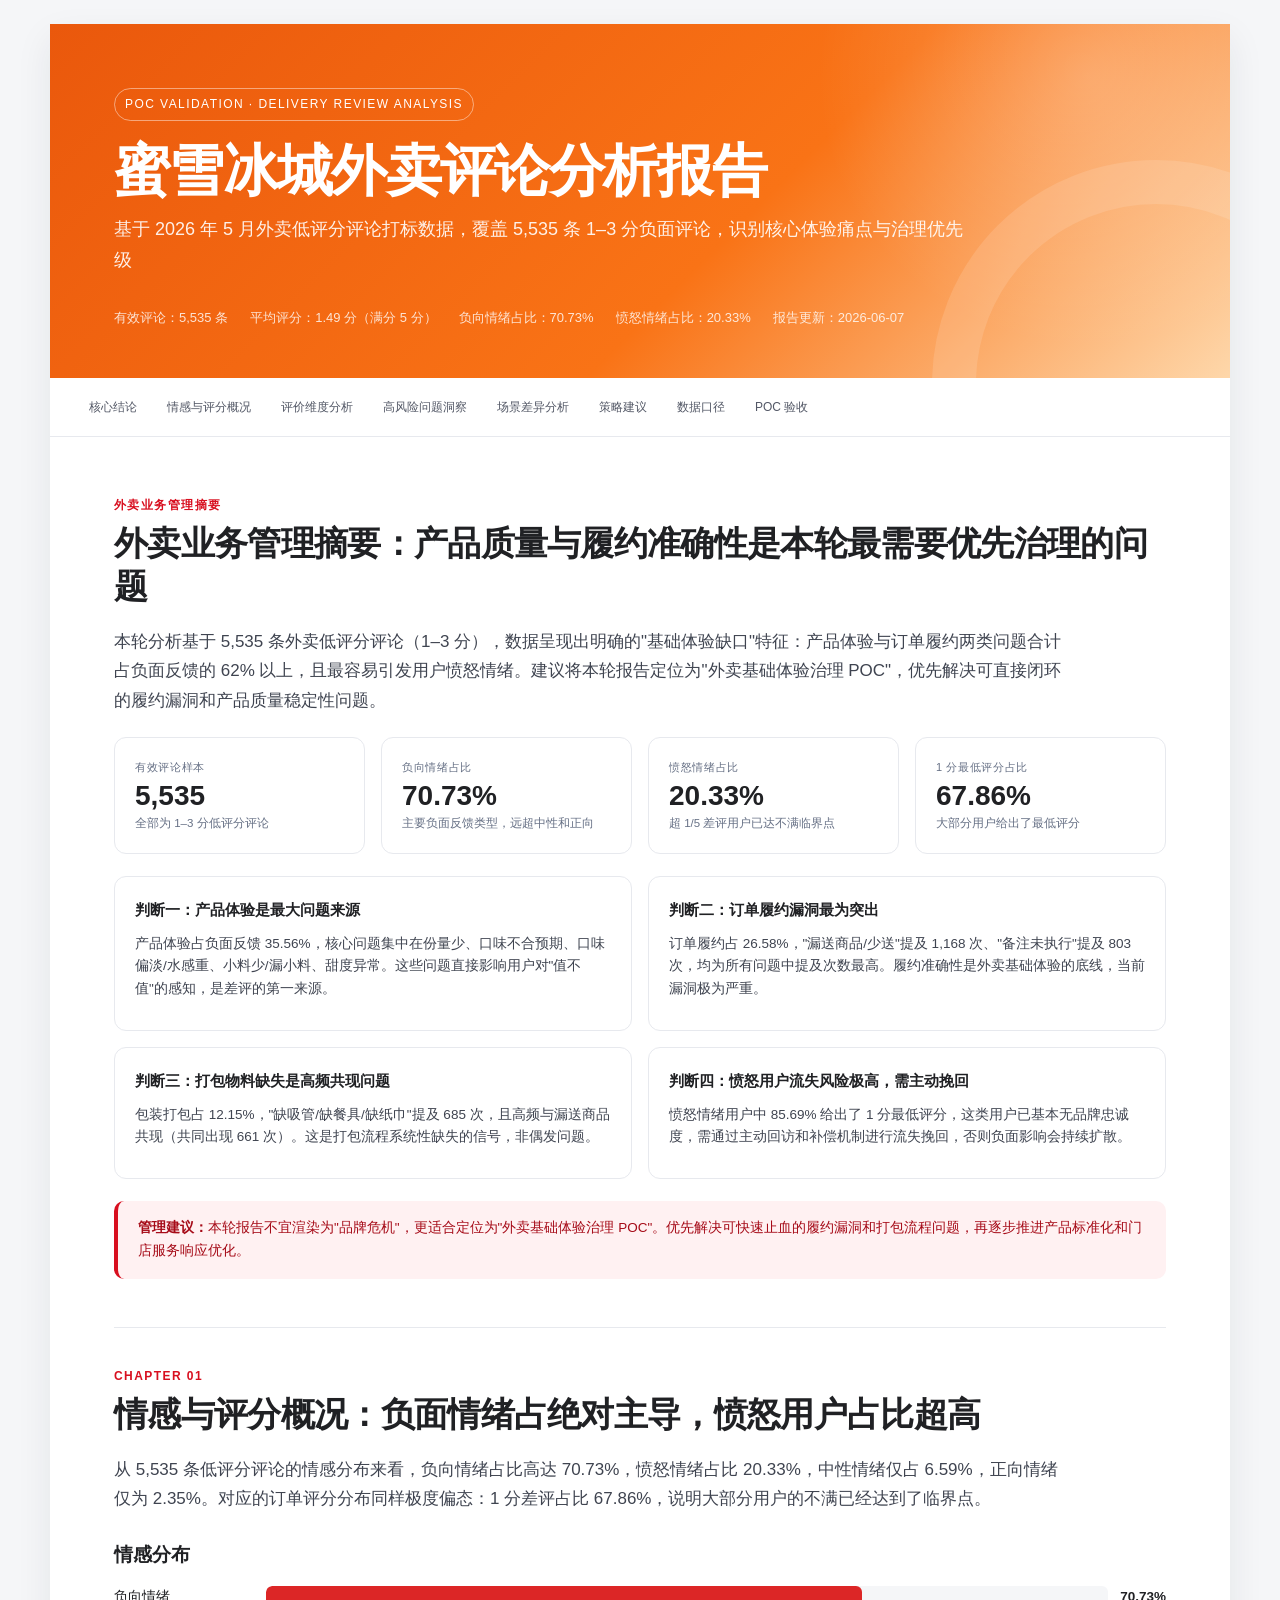
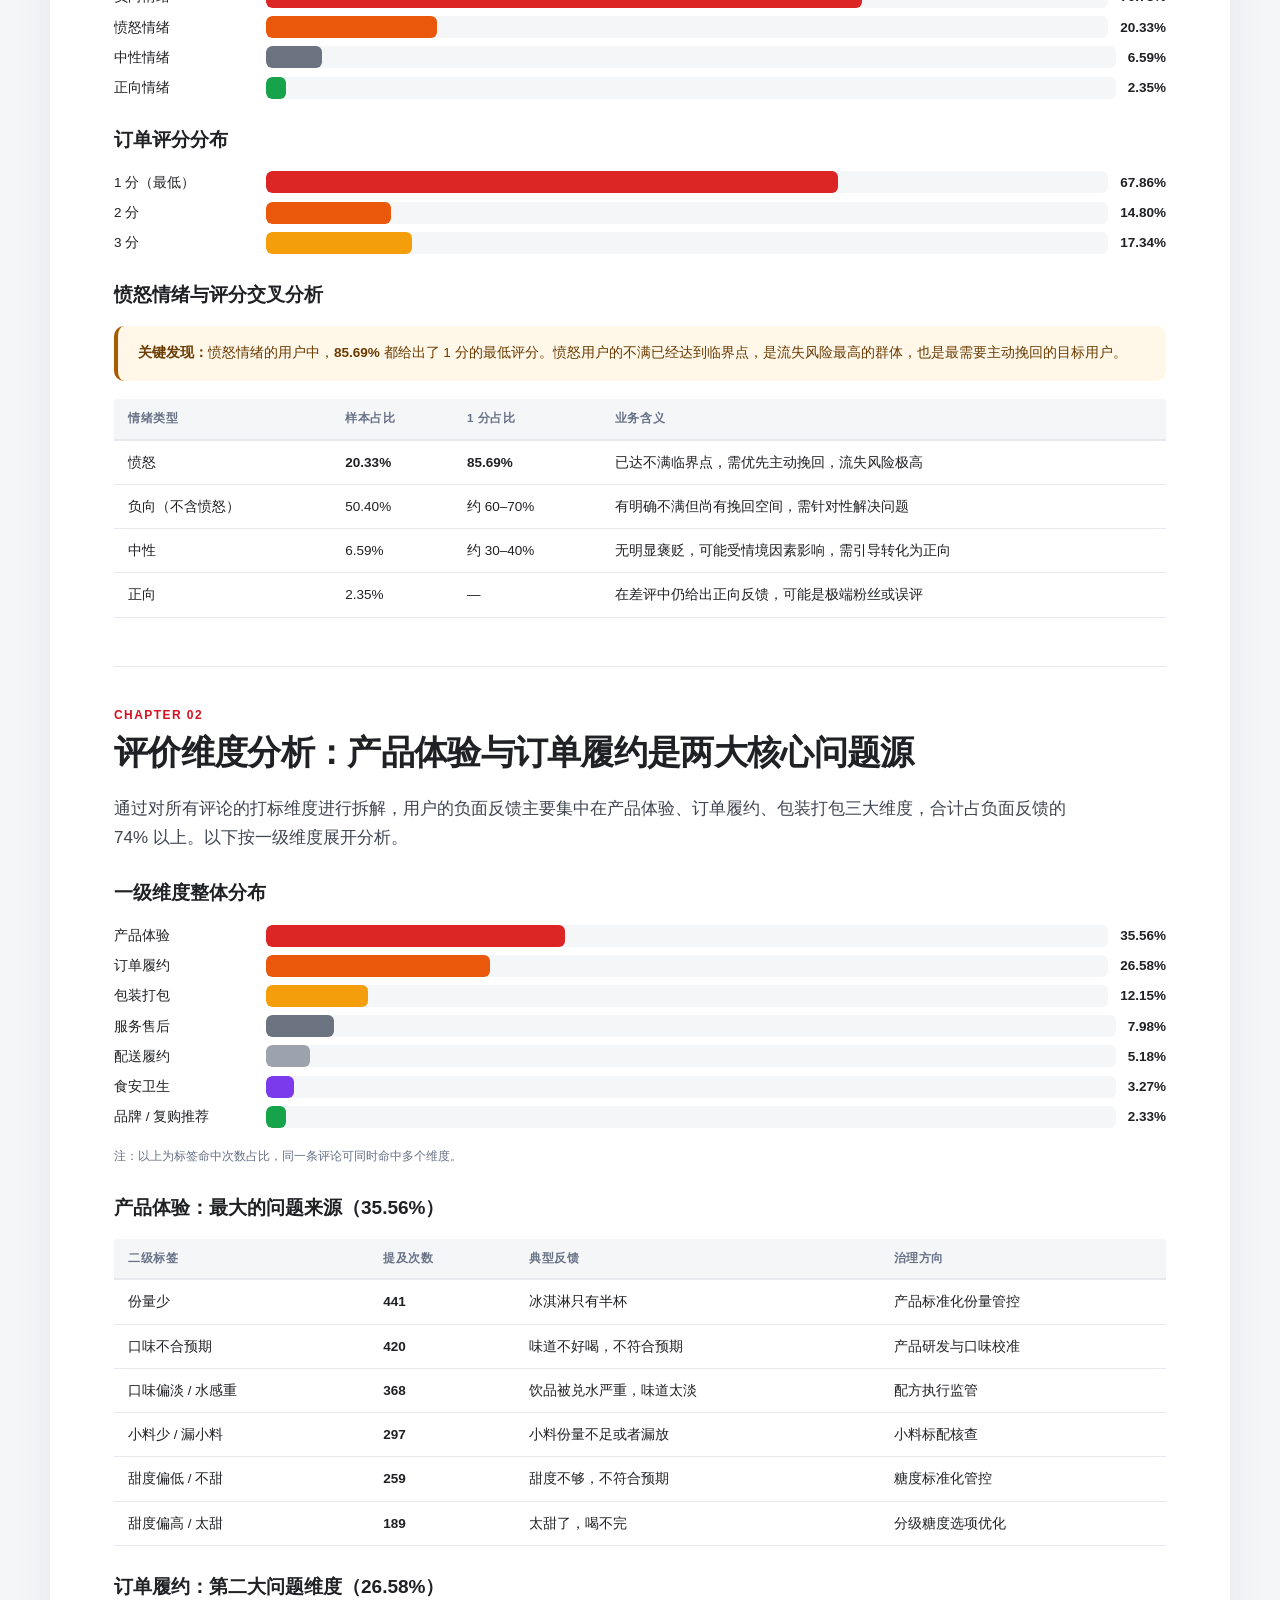
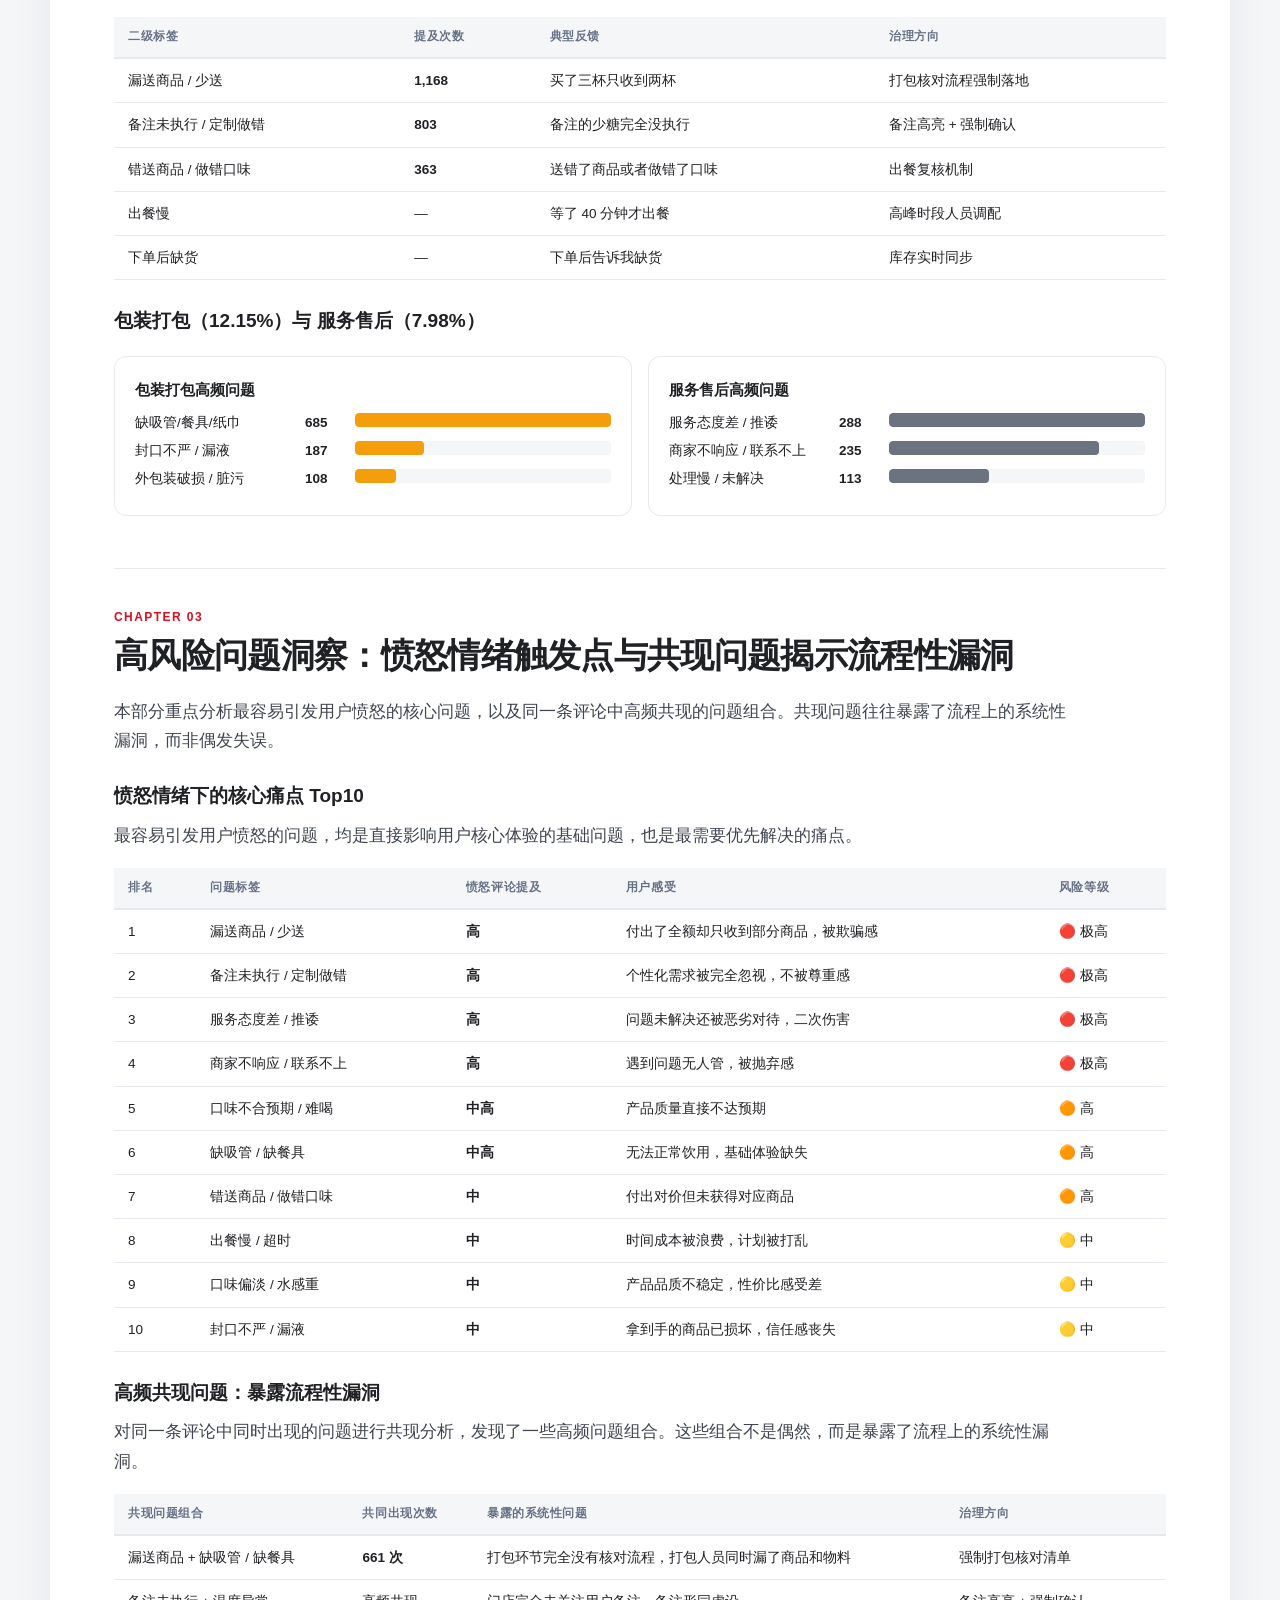
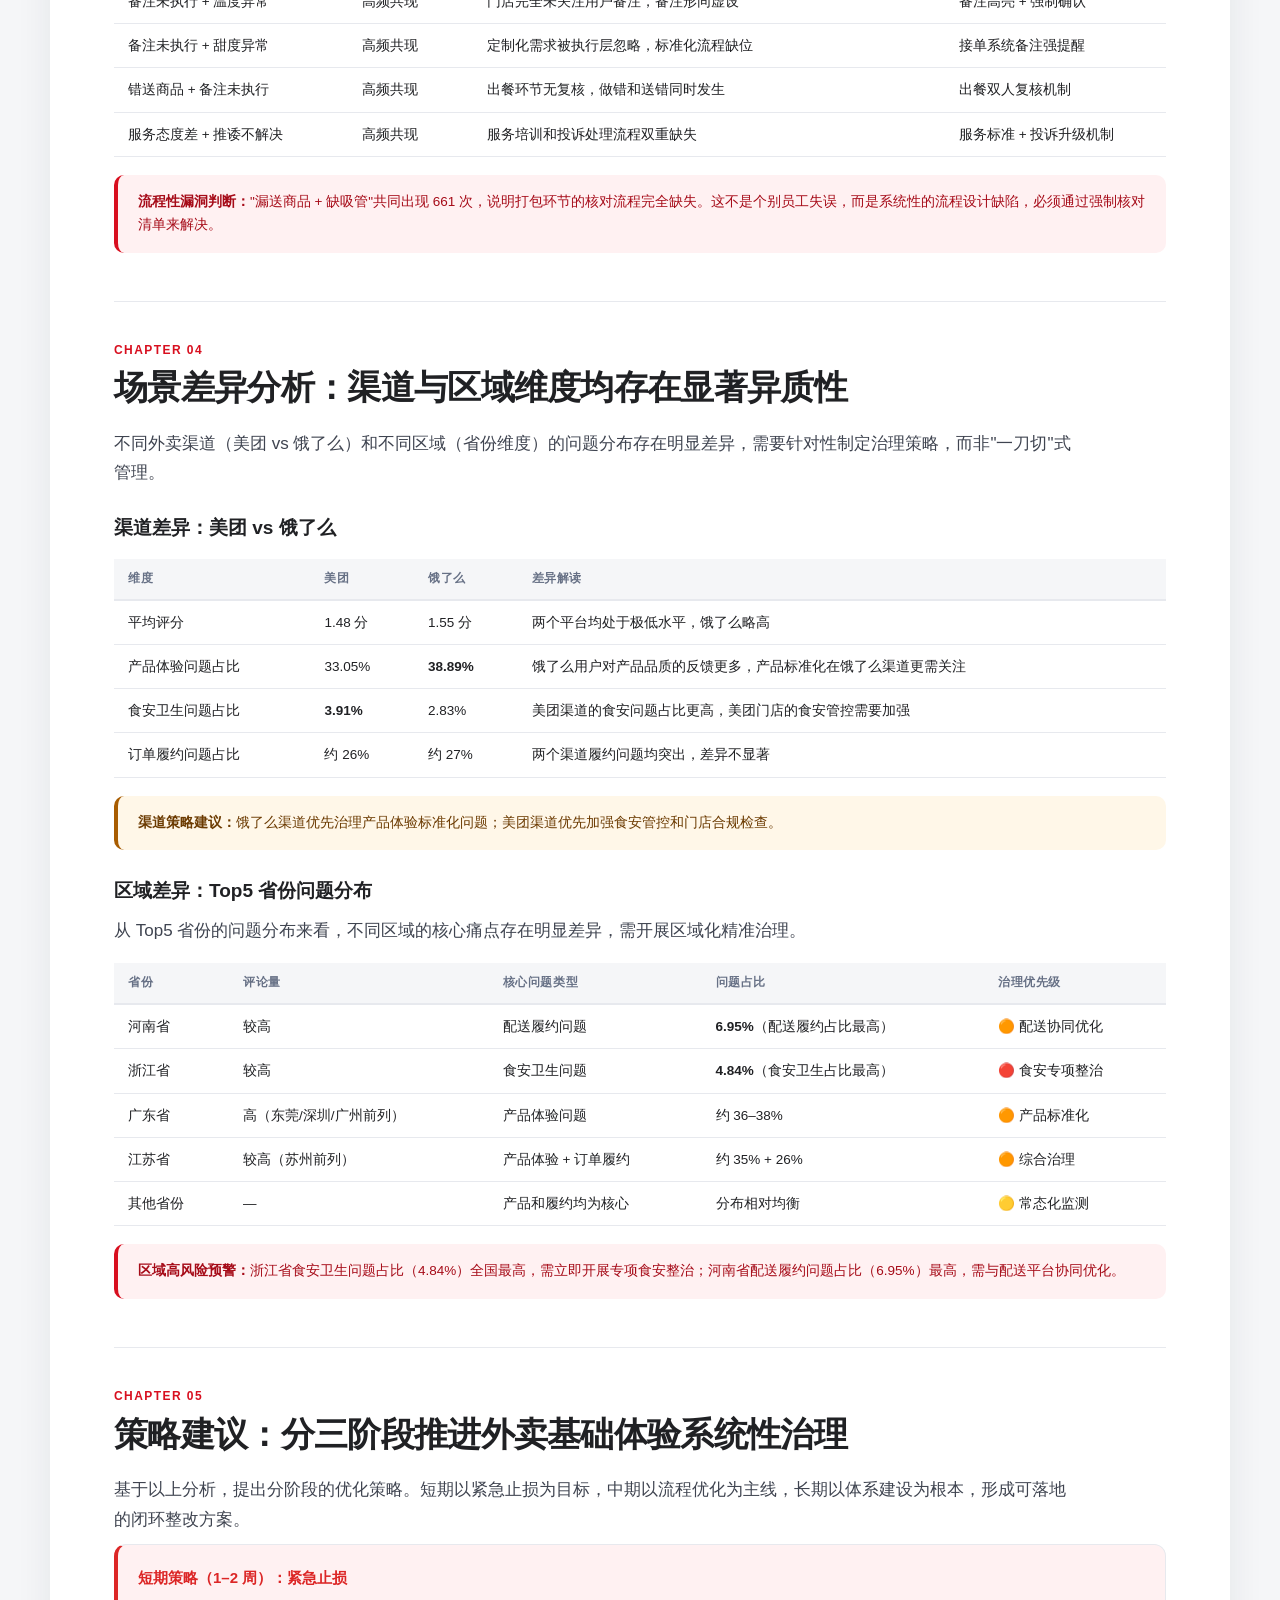
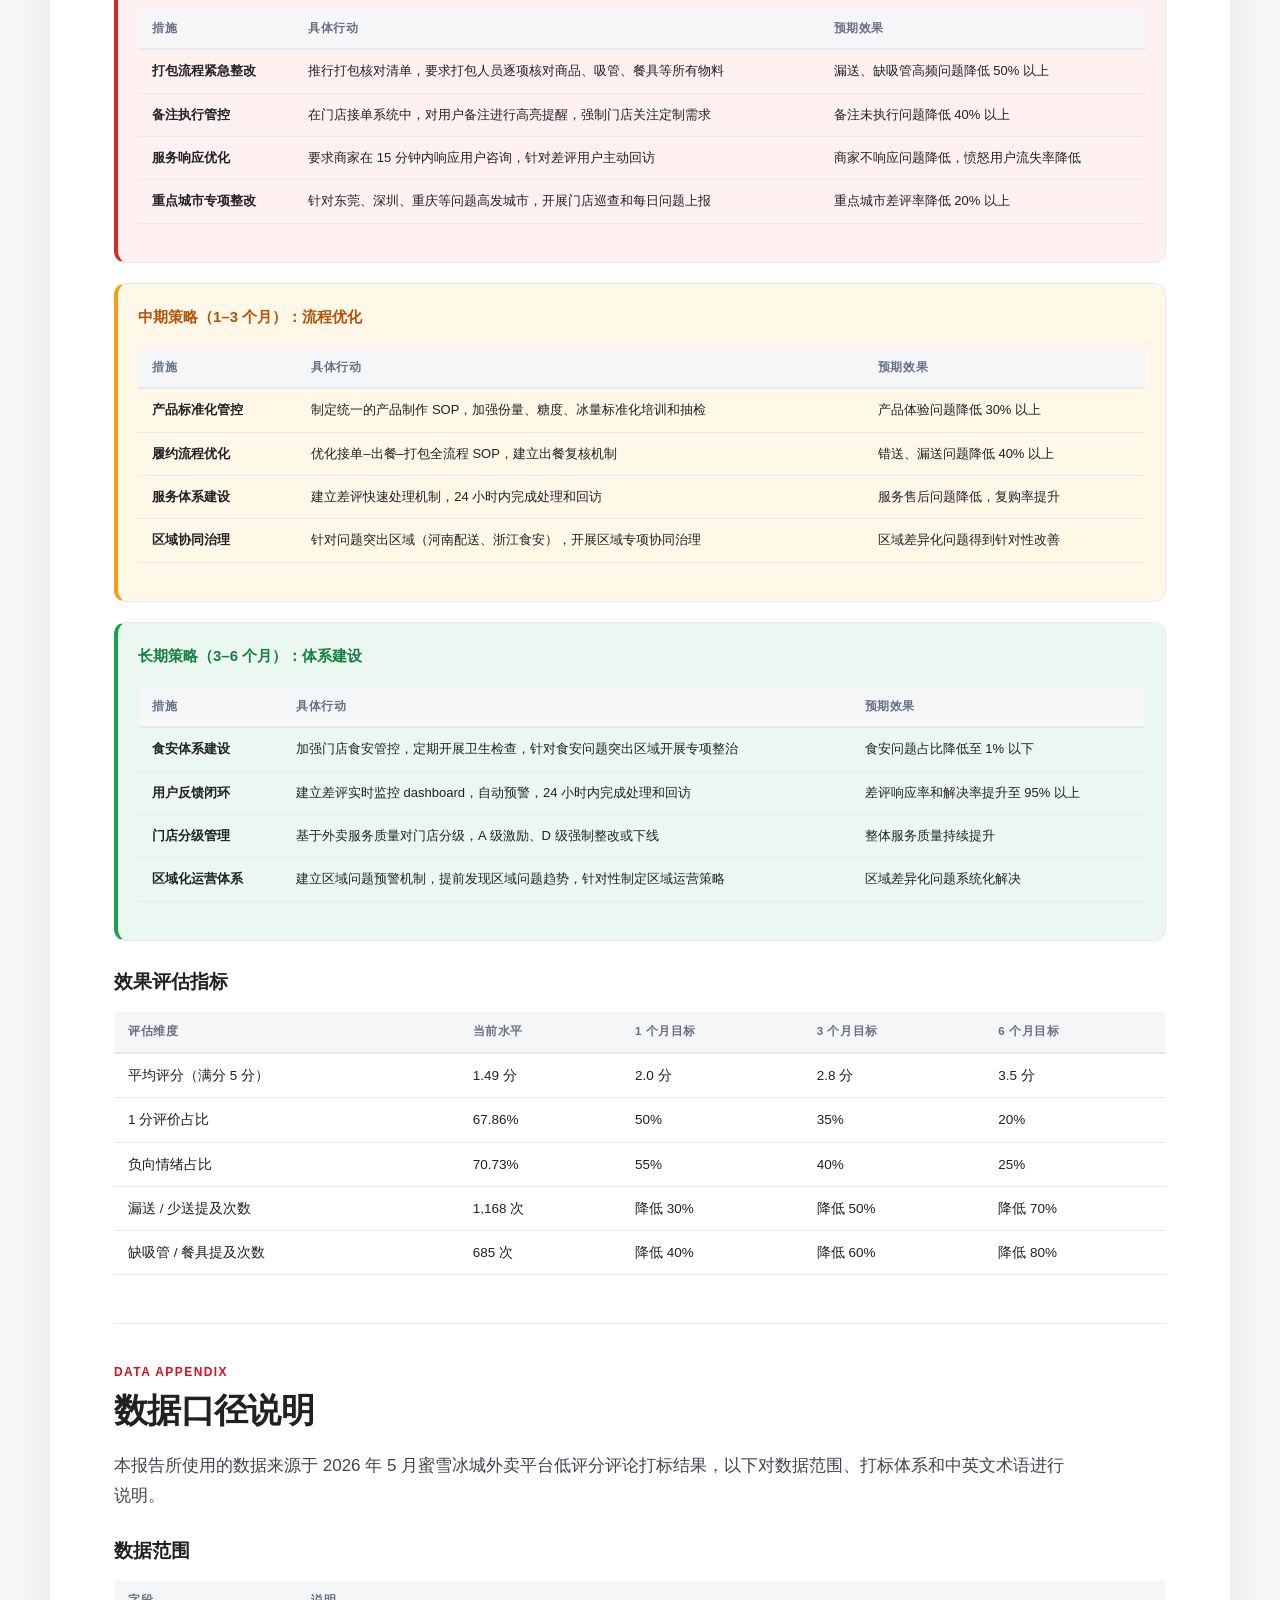
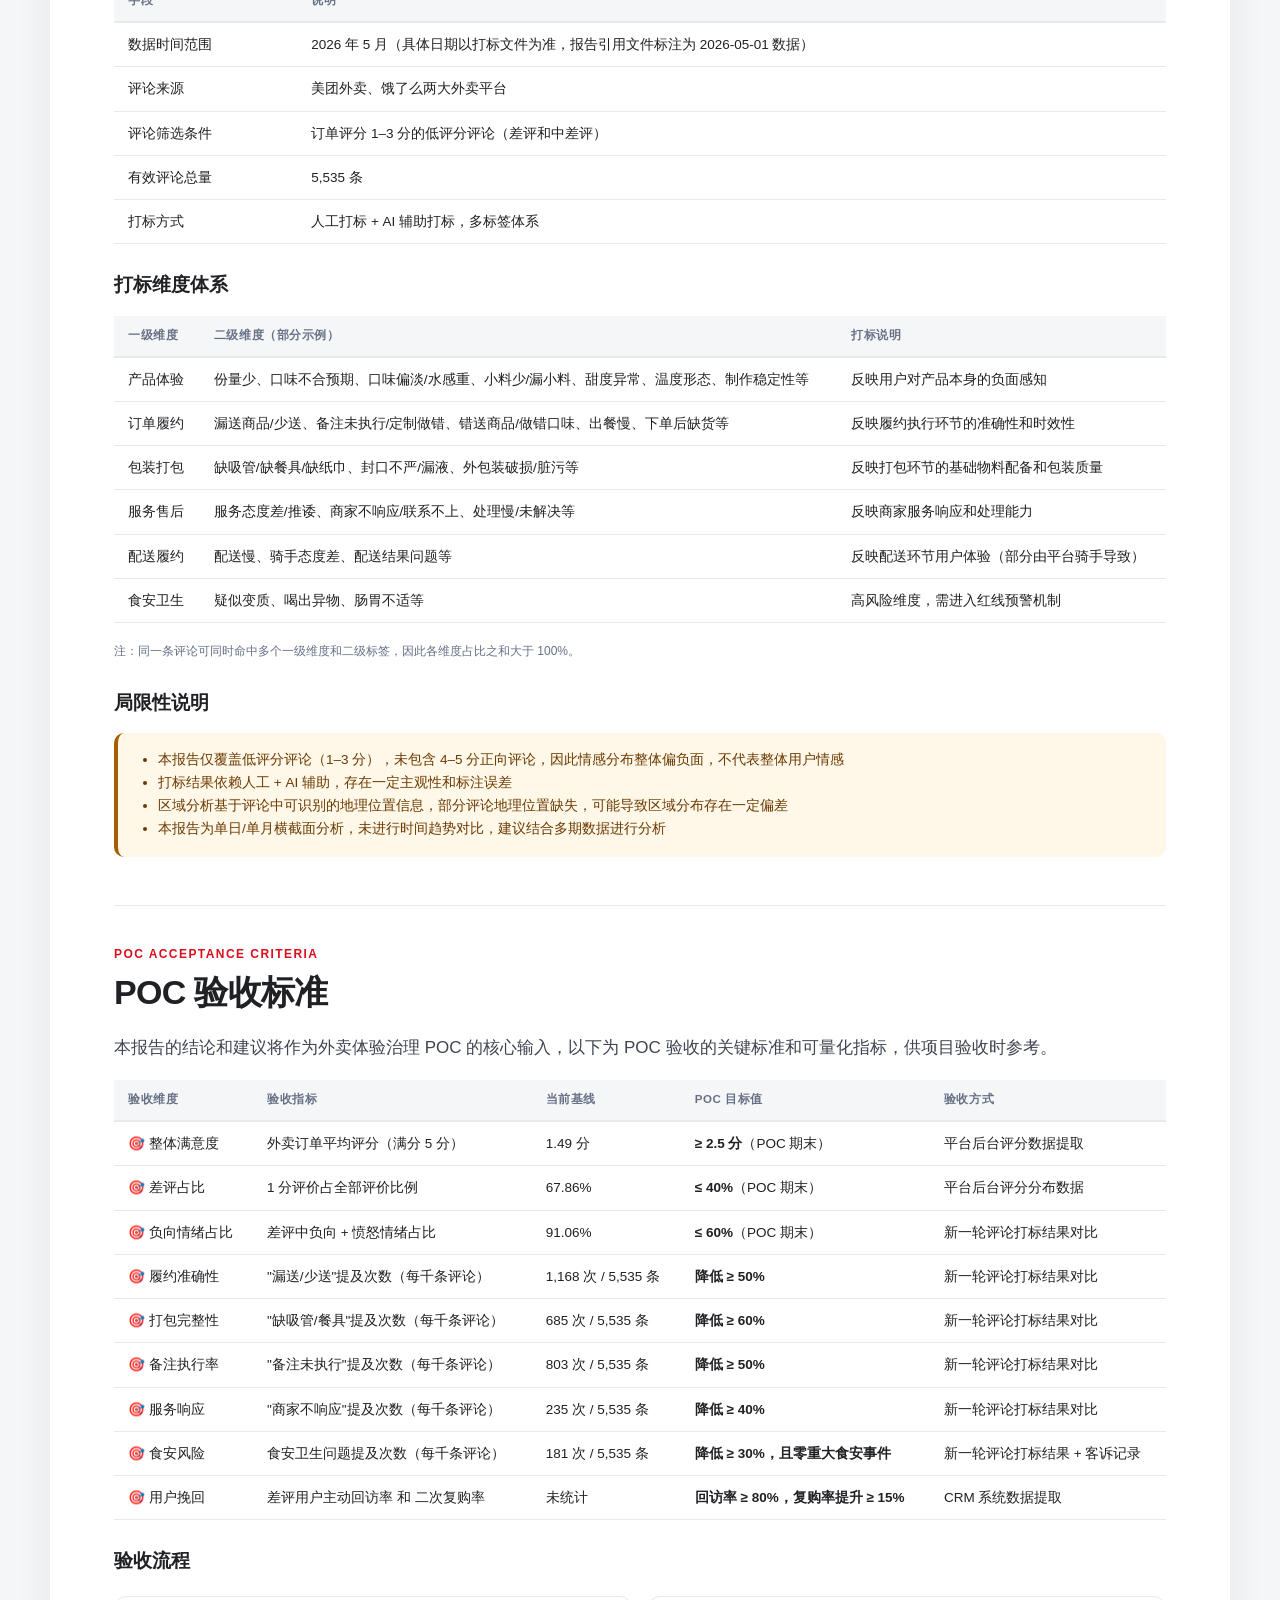
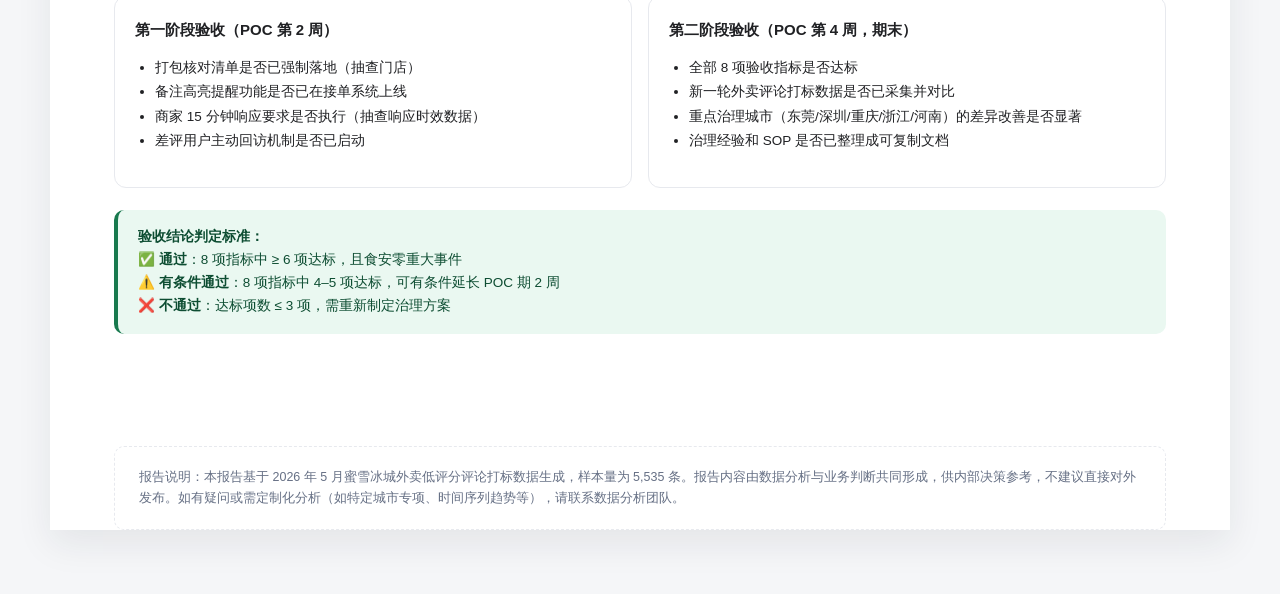
<file: mxbc-voc/reports/delivery-report.html>
<!DOCTYPE html>
<html lang="zh-CN">
<head>
  <meta charset="UTF-8" />
  <meta name="viewport" content="width=device-width, initial-scale=1.0" />
  <title>蜜雪冰城外卖评论分析报告</title>
  <style>
    :root{
      --red:#d80f1f;--red-dark:#a60b18;--red-soft:#fff1f2;--ink:#202124;--muted:#667085;--line:#e7e9ee;--paper:#fff;--canvas:#f5f6f8;--amber:#a85c00;--amber-soft:#fff7e8;--green:#18794e;--green-soft:#eaf8f1;--blue:#2457a6;--blue-soft:#edf4ff;--purple:#6f42c1;--purple-soft:#f4efff;--shadow:0 14px 34px rgba(31,35,48,.08)
    }
    *{box-sizing:border-box}html{scroll-behavior:smooth}body{margin:0;background:var(--canvas);color:var(--ink);font-family:-apple-system,BlinkMacSystemFont,"Segoe UI","PingFang SC","Microsoft YaHei",Arial,sans-serif;line-height:1.72}.page{width:min(1180px,calc(100% - 32px));margin:24px auto 64px;background:var(--paper);box-shadow:var(--shadow)}
    .hero{position:relative;overflow:hidden;padding:64px 64px 48px;color:#fff;background:radial-gradient(circle at 88% 15%,rgba(255,255,255,.22),transparent 25%),linear-gradient(135deg,#f97316 0%,#ea580c 58%,#c2410c 100%)}.hero:after{content:"";position:absolute;width:360px;height:360px;right:-150px;bottom:-230px;border:44px solid rgba(255,255,255,.12);border-radius:50%}.eyebrow{display:inline-block;padding:5px 10px;border:1px solid rgba(255,255,255,.45);border-radius:999px;font-size:12px;letter-spacing:.12em}h1{max-width:880px;margin:18px 0 10px;font-size:clamp(34px,5vw,56px);line-height:1.16;letter-spacing:-.03em}.subtitle{max-width:860px;margin:0;font-size:18px;color:rgba(255,255,255,.9)}.meta{display:flex;flex-wrap:wrap;gap:12px 22px;margin-top:32px;font-size:13px;color:rgba(255,255,255,.82)}.toc{position:sticky;top:0;z-index:10;display:flex;gap:8px;overflow-x:auto;padding:12px 28px;border-bottom:1px solid var(--line);background:rgba(255,255,255,.96);backdrop-filter:blur(12px)}.toc a{flex:0 0 auto;padding:7px 11px;border-radius:999px;color:#535866;font-size:12px;text-decoration:none}.toc a:hover,.toc a:focus{color:var(--red);background:var(--red-soft);outline:none}main{padding:20px 64px 64px}section{padding:38px 0 30px;border-bottom:1px solid var(--line);scroll-margin-top:64px}section:last-child{border-bottom:0}.section-kicker{margin-bottom:6px;color:var(--red);font-size:12px;font-weight:760;letter-spacing:.12em;text-transform:uppercase}h2{margin:0 0 20px;font-size:clamp(25px,3vw,34px);line-height:1.25;letter-spacing:-.02em}h3{margin:28px 0 12px;font-size:19px;line-height:1.35}h4{margin:0 0 8px}.lead{max-width:960px;color:#3f4450;font-size:17px}p{margin:10px 0}.small{color:var(--muted);font-size:12px}.grid{display:grid;grid-template-columns:repeat(3,minmax(0,1fr));gap:16px;margin:22px 0}.grid.four{grid-template-columns:repeat(4,minmax(0,1fr))}.grid.two{grid-template-columns:repeat(2,minmax(0,1fr))}.card{padding:20px;border:1px solid var(--line);border-radius:12px}.card h4{font-size:15px;font-weight:650;color:var(--ink)}.card p{font-size:13.5px;color:#3f4450;line-height:1.65}.label{font-size:11px;color:var(--muted);text-transform:uppercase;letter-spacing:.06em;margin-bottom:4px}.value{font-size:28px;font-weight:760;color:var(--ink);line-height:1.1}.note{font-size:11.5px;color:var(--muted);margin-top:2px}.callout{padding:16px 20px;border-radius:10px;font-size:13.5px;line-height:1.7;margin:18px 0}.callout.red{background:var(--red-soft);border-left:4px solid var(--red);color:var(--red-dark)}.callout.amber{background:var(--amber-soft);border-left:4px solid var(--amber);color:#6b3a00}.callout.green{background:var(--green-soft);border-left:4px solid var(--green);color:#0d4d32}.bars{margin:18px 0}.bar-row{display:flex;align-items:center;gap:12px;margin:7px 0;font-size:13.5px}.bar-row span{min-width:140px;color:var(--ink);font-weight:500}.track{flex:1;height:22px;background:var(--canvas);border-radius:6px;overflow:hidden;position:relative}.fill{height:100%;border-radius:6px;background:var(--red);transition:width .4s}.bar-row b{min-width:36px;text-align:right;font-weight:650;color:var(--ink)}.table-wrap{overflow-x:auto;margin:18px 0}.table-wrap table{width:100%;border-collapse:collapse;font-size:13.5px}.table-wrap th{background:var(--canvas);color:var(--muted);font-weight:650;font-size:11.5px;text-transform:uppercase;letter-spacing:.05em;padding:10px 14px;text-align:left;border-bottom:2px solid var(--line)}.table-wrap td{padding:10px 14px;border-bottom:1px solid var(--line);vertical-align:top}.table-wrap tr:hover td{background:var(--red-soft)}.tag-bar{display:flex;align-items:baseline;gap:10px;margin:5px 0;font-size:13.5px}.tag-bar .name{min-width:160px;color:var(--ink)}.tag-bar .count{font-weight:650;min-width:40px}.tag-bar .track{ flex:1;height:14px;background:var(--canvas);border-radius:4px;overflow:hidden}.tag-bar .fill{height:100%;border-radius:4px}
    .footer-note{padding:20px 24px;margin:28px 0 0;border:1px dashed var(--line);border-radius:10px;font-size:12.5px;color:var(--muted);line-height:1.7}
    @media(max-width:768px){main{padding:20px 20px 48px}.hero{padding:40px 24px 32px}.grid,.grid.four,.grid.two{grid-template-columns:1fr}.toc{padding:10px 16px;gap:6px}.toc a{font-size:11px;padding:6px 9px}.bar-row span{min-width:100px}.tag-bar .name{min-width:100px}}
  </style>
</head>
<body>
<article class="page">
<header class="hero" style="background:radial-gradient(circle at 88% 15%,rgba(255,255,255,.22),transparent 25%),linear-gradient(135deg,#ea580c 0%,#f97316 58%,#fed7aa 100%)">
  <span class="eyebrow">POC VALIDATION · DELIVERY REVIEW ANALYSIS</span>
  <h1>蜜雪冰城外卖评论分析报告</h1>
  <p class="subtitle">基于 2026 年 5 月外卖低评分评论打标数据，覆盖 5,535 条 1–3 分负面评论，识别核心体验痛点与治理优先级</p>
  <div class="meta">
    <span>有效评论：5,535 条</span>
    <span>平均评分：1.49 分（满分 5 分）</span>
    <span>负向情绪占比：70.73%</span>
    <span>愤怒情绪占比：20.33%</span>
    <span>报告更新：2026-06-07</span>
  </div>
</header>

<nav class="toc" aria-label="报告目录">
  <a href="#summary">核心结论</a><a href="#overview">情感与评分概况</a><a href="#dimensions">评价维度分析</a><a href="#risk">高风险问题洞察</a><a href="#diff">场景差异分析</a><a href="#actions">策略建议</a><a href="#scope">数据口径</a><a href="#acceptance">POC 验收</a>
</nav>

<main>

<!-- ==================== 01 核心结论（最前） ==================== -->
<section id="summary">
  <div class="section-kicker">外卖业务管理摘要</div>
  <h2>外卖业务管理摘要：产品质量与履约准确性是本轮最需要优先治理的问题</h2>
  <p class="lead">本轮分析基于 5,535 条外卖低评分评论（1–3 分），数据呈现出明确的"基础体验缺口"特征：产品体验与订单履约两类问题合计占负面反馈的 62% 以上，且最容易引发用户愤怒情绪。建议将本轮报告定位为"外卖基础体验治理 POC"，优先解决可直接闭环的履约漏洞和产品质量稳定性问题。</p>
  <div class="grid four">
    <div class="card"><div class="label">有效评论样本</div><div class="value">5,535</div><div class="note">全部为 1–3 分低评分评论</div></div>
    <div class="card"><div class="label">负向情绪占比</div><div class="value">70.73%</div><div class="note">主要负面反馈类型，远超中性和正向</div></div>
    <div class="card"><div class="label">愤怒情绪占比</div><div class="value">20.33%</div><div class="note">超 1/5 差评用户已达不满临界点</div></div>
    <div class="card"><div class="label">1 分最低评分占比</div><div class="value">67.86%</div><div class="note">大部分用户给出了最低评分</div></div>
  </div>
  <div class="grid two">
    <div class="card"><h4>判断一：产品体验是最大问题来源</h4><p>产品体验占负面反馈 35.56%，核心问题集中在份量少、口味不合预期、口味偏淡/水感重、小料少/漏小料、甜度异常。这些问题直接影响用户对"值不值"的感知，是差评的第一来源。</p></div>
    <div class="card"><h4>判断二：订单履约漏洞最为突出</h4><p>订单履约占 26.58%，"漏送商品/少送"提及 1,168 次、"备注未执行"提及 803 次，均为所有问题中提及次数最高。履约准确性是外卖基础体验的底线，当前漏洞极为严重。</p></div>
    <div class="card"><h4>判断三：打包物料缺失是高频共现问题</h4><p>包装打包占 12.15%，"缺吸管/缺餐具/缺纸巾"提及 685 次，且高频与漏送商品共现（共同出现 661 次）。这是打包流程系统性缺失的信号，非偶发问题。</p></div>
    <div class="card"><h4>判断四：愤怒用户流失风险极高，需主动挽回</h4><p>愤怒情绪用户中 85.69% 给出了 1 分最低评分，这类用户已基本无品牌忠诚度，需通过主动回访和补偿机制进行流失挽回，否则负面影响会持续扩散。</p></div>
  </div>
  <div class="callout red"><strong>管理建议：</strong>本轮报告不宜渲染为"品牌危机"，更适合定位为"外卖基础体验治理 POC"。优先解决可快速止血的履约漏洞和打包流程问题，再逐步推进产品标准化和门店服务响应优化。</div>
</section>

<!-- ==================== 02 情感与评分概况（分析部分） ==================== -->
<section id="overview">
  <div class="section-kicker">Chapter 01</div>
  <h2>情感与评分概况：负面情绪占绝对主导，愤怒用户占比超高</h2>
  <p class="lead">从 5,535 条低评分评论的情感分布来看，负向情绪占比高达 70.73%，愤怒情绪占比 20.33%，中性情绪仅占 6.59%，正向情绪仅为 2.35%。对应的订单评分分布同样极度偏态：1 分差评占比 67.86%，说明大部分用户的不满已经达到了临界点。</p>

  <h3>情感分布</h3>
  <div class="bars" aria-label="情感分布">
    <div class="bar-row"><span>负向情绪</span><div class="track"><div class="fill" style="width:70.73%;background:#dc2626"></div></div><b>70.73%</b></div>
    <div class="bar-row"><span>愤怒情绪</span><div class="track"><div class="fill" style="width:20.33%;background:#ea580c"></div></div><b>20.33%</b></div>
    <div class="bar-row"><span>中性情绪</span><div class="track"><div class="fill" style="width:6.59%;background:#6b7280"></div></div><b>6.59%</b></div>
    <div class="bar-row"><span>正向情绪</span><div class="track"><div class="fill" style="width:2.35%;background:#16a34a"></div></div><b>2.35%</b></div>
  </div>

  <h3>订单评分分布</h3>
  <div class="bars" aria-label="订单评分分布">
    <div class="bar-row"><span>1 分（最低）</span><div class="track"><div class="fill" style="width:67.86%;background:#dc2626"></div></div><b>67.86%</b></div>
    <div class="bar-row"><span>2 分</span><div class="track"><div class="fill" style="width:14.80%;background:#ea580c"></div></div><b>14.80%</b></div>
    <div class="bar-row"><span>3 分</span><div class="track"><div class="fill" style="width:17.34%;background:#f59e0b"></div></div><b>17.34%</b></div>
  </div>

  <h3>愤怒情绪与评分交叉分析</h3>
  <div class="callout amber"><strong>关键发现：</strong>愤怒情绪的用户中，<b>85.69%</b> 都给出了 1 分的最低评分。愤怒用户的不满已经达到临界点，是流失风险最高的群体，也是最需要主动挽回的目标用户。</div>

  <div class="table-wrap">
    <table>
      <thead><tr><th>情绪类型</th><th>样本占比</th><th>1 分占比</th><th>业务含义</th></tr></thead>
      <tbody>
        <tr><td>愤怒</td><td><b>20.33%</b></td><td><b>85.69%</b></td><td>已达不满临界点，需优先主动挽回，流失风险极高</td></tr>
        <tr><td>负向（不含愤怒）</td><td>50.40%</td><td>约 60–70%</td><td>有明确不满但尚有挽回空间，需针对性解决问题</td></tr>
        <tr><td>中性</td><td>6.59%</td><td>约 30–40%</td><td>无明显褒贬，可能受情境因素影响，需引导转化为正向</td></tr>
        <tr><td>正向</td><td>2.35%</td><td>—</td><td>在差评中仍给出正向反馈，可能是极端粉丝或误评</td></tr>
      </tbody>
    </table>
  </div>
</section>

<!-- ==================== 03 评价维度分析（分析部分） ==================== -->
<section id="dimensions">
  <div class="section-kicker">Chapter 02</div>
  <h2>评价维度分析：产品体验与订单履约是两大核心问题源</h2>
  <p class="lead">通过对所有评论的打标维度进行拆解，用户的负面反馈主要集中在产品体验、订单履约、包装打包三大维度，合计占负面反馈的 74% 以上。以下按一级维度展开分析。</p>

  <h3>一级维度整体分布</h3>
  <div class="bars" aria-label="一级维度分布">
    <div class="bar-row"><span>产品体验</span><div class="track"><div class="fill" style="width:35.56%;background:#dc2626"></div></div><b>35.56%</b></div>
    <div class="bar-row"><span>订单履约</span><div class="track"><div class="fill" style="width:26.58%;background:#ea580c"></div></div><b>26.58%</b></div>
    <div class="bar-row"><span>包装打包</span><div class="track"><div class="fill" style="width:12.15%;background:#f59e0b"></div></div><b>12.15%</b></div>
    <div class="bar-row"><span>服务售后</span><div class="track"><div class="fill" style="width:7.98%;background:#6b7280"></div></div><b>7.98%</b></div>
    <div class="bar-row"><span>配送履约</span><div class="track"><div class="fill" style="width:5.18%;background:#9ca3af"></div></div><b>5.18%</b></div>
    <div class="bar-row"><span>食安卫生</span><div class="track"><div class="fill" style="width:3.27%;background:#7c3aed"></div></div><b>3.27%</b></div>
    <div class="bar-row"><span>品牌 / 复购推荐</span><div class="track"><div class="fill" style="width:2.33%;background:#16a34a"></div></div><b>2.33%</b></div>
  </div>
  <p class="small">注：以上为标签命中次数占比，同一条评论可同时命中多个维度。</p>

  <h3>产品体验：最大的问题来源（35.56%）</h3>
  <div class="table-wrap">
    <table>
      <thead><tr><th>二级标签</th><th>提及次数</th><th>典型反馈</th><th>治理方向</th></tr></thead>
      <tbody>
        <tr><td>份量少</td><td><b>441</b></td><td>冰淇淋只有半杯</td><td>产品标准化份量管控</td></tr>
        <tr><td>口味不合预期</td><td><b>420</b></td><td>味道不好喝，不符合预期</td><td>产品研发与口味校准</td></tr>
        <tr><td>口味偏淡 / 水感重</td><td><b>368</b></td><td>饮品被兑水严重，味道太淡</td><td>配方执行监管</td></tr>
        <tr><td>小料少 / 漏小料</td><td><b>297</b></td><td>小料份量不足或者漏放</td><td>小料标配核查</td></tr>
        <tr><td>甜度偏低 / 不甜</td><td><b>259</b></td><td>甜度不够，不符合预期</td><td>糖度标准化管控</td></tr>
        <tr><td>甜度偏高 / 太甜</td><td><b>189</b></td><td>太甜了，喝不完</td><td>分级糖度选项优化</td></tr>
      </tbody>
    </table>
  </div>

  <h3>订单履约：第二大问题维度（26.58%）</h3>
  <div class="table-wrap">
    <table>
      <thead><tr><th>二级标签</th><th>提及次数</th><th>典型反馈</th><th>治理方向</th></tr></thead>
      <tbody>
        <tr><td>漏送商品 / 少送</td><td><b>1,168</b></td><td>买了三杯只收到两杯</td><td>打包核对流程强制落地</td></tr>
        <tr><td>备注未执行 / 定制做错</td><td><b>803</b></td><td>备注的少糖完全没执行</td><td>备注高亮 + 强制确认</td></tr>
        <tr><td>错送商品 / 做错口味</td><td><b>363</b></td><td>送错了商品或者做错了口味</td><td>出餐复核机制</td></tr>
        <tr><td>出餐慢</td><td>—</td><td>等了 40 分钟才出餐</td><td>高峰时段人员调配</td></tr>
        <tr><td>下单后缺货</td><td>—</td><td>下单后告诉我缺货</td><td>库存实时同步</td></tr>
      </tbody>
    </table>
  </div>

  <h3>包装打包（12.15%）与 服务售后（7.98%）</h3>
  <div class="grid two">
    <div class="card">
      <h4>包装打包高频问题</h4>
      <div class="tag-bar"><span class="name">缺吸管/餐具/纸巾</span><span class="count">685</span><div class="track"><div class="fill" style="width:100%;background:#f59e0b"></div></div></div>
      <div class="tag-bar"><span class="name">封口不严 / 漏液</span><span class="count">187</span><div class="track"><div class="fill" style="width:27%;background:#f59e0b"></div></div></div>
      <div class="tag-bar"><span class="name">外包装破损 / 脏污</span><span class="count">108</span><div class="track"><div class="fill" style="width:16%;background:#f59e0b"></div></div></div>
    </div>
    <div class="card">
      <h4>服务售后高频问题</h4>
      <div class="tag-bar"><span class="name">服务态度差 / 推诿</span><span class="count">288</span><div class="track"><div class="fill" style="width:100%;background:#6b7280"></div></div></div>
      <div class="tag-bar"><span class="name">商家不响应 / 联系不上</span><span class="count">235</span><div class="track"><div class="fill" style="width:82%;background:#6b7280"></div></div></div>
      <div class="tag-bar"><span class="name">处理慢 / 未解决</span><span class="count">113</span><div class="track"><div class="fill" style="width:39%;background:#6b7280"></div></div></div>
    </div>
  </div>
</section>

<!-- ==================== 04 高风险问题洞察（分析部分） ==================== -->
<section id="risk">
  <div class="section-kicker">Chapter 03</div>
  <h2>高风险问题洞察：愤怒情绪触发点与共现问题揭示流程性漏洞</h2>
  <p class="lead">本部分重点分析最容易引发用户愤怒的核心问题，以及同一条评论中高频共现的问题组合。共现问题往往暴露了流程上的系统性漏洞，而非偶发失误。</p>

  <h3>愤怒情绪下的核心痛点 Top10</h3>
  <p class="lead">最容易引发用户愤怒的问题，均是直接影响用户核心体验的基础问题，也是最需要优先解决的痛点。</p>
  <div class="table-wrap">
    <table>
      <thead><tr><th>排名</th><th>问题标签</th><th>愤怒评论提及</th><th>用户感受</th><th>风险等级</th></tr></thead>
      <tbody>
        <tr><td>1</td><td>漏送商品 / 少送</td><td><b>高</b></td><td>付出了全额却只收到部分商品，被欺骗感</td><td>🔴 极高</td></tr>
        <tr><td>2</td><td>备注未执行 / 定制做错</td><td><b>高</b></td><td>个性化需求被完全忽视，不被尊重感</td><td>🔴 极高</td></tr>
        <tr><td>3</td><td>服务态度差 / 推诿</td><td><b>高</b></td><td>问题未解决还被恶劣对待，二次伤害</td><td>🔴 极高</td></tr>
        <tr><td>4</td><td>商家不响应 / 联系不上</td><td><b>高</b></td><td>遇到问题无人管，被抛弃感</td><td>🔴 极高</td></tr>
        <tr><td>5</td><td>口味不合预期 / 难喝</td><td><b>中高</b></td><td>产品质量直接不达预期</td><td>🟠 高</td></tr>
        <tr><td>6</td><td>缺吸管 / 缺餐具</td><td><b>中高</b></td><td>无法正常饮用，基础体验缺失</td><td>🟠 高</td></tr>
        <tr><td>7</td><td>错送商品 / 做错口味</td><td><b>中</b></td><td>付出对价但未获得对应商品</td><td>🟠 高</td></tr>
        <tr><td>8</td><td>出餐慢 / 超时</td><td><b>中</b></td><td>时间成本被浪费，计划被打乱</td><td>🟡 中</td></tr>
        <tr><td>9</td><td>口味偏淡 / 水感重</td><td><b>中</b></td><td>产品品质不稳定，性价比感受差</td><td>🟡 中</td></tr>
        <tr><td>10</td><td>封口不严 / 漏液</td><td><b>中</b></td><td>拿到手的商品已损坏，信任感丧失</td><td>🟡 中</td></tr>
      </tbody>
    </table>
  </div>

  <h3>高频共现问题：暴露流程性漏洞</h3>
  <p class="lead">对同一条评论中同时出现的问题进行共现分析，发现了一些高频问题组合。这些组合不是偶然，而是暴露了流程上的系统性漏洞。</p>
  <div class="table-wrap">
    <table>
      <thead><tr><th>共现问题组合</th><th>共同出现次数</th><th>暴露的系统性问题</th><th>治理方向</th></tr></thead>
      <tbody>
        <tr><td>漏送商品 + 缺吸管 / 缺餐具</td><td><b>661 次</b></td><td>打包环节完全没有核对流程，打包人员同时漏了商品和物料</td><td>强制打包核对清单</td></tr>
        <tr><td>备注未执行 + 温度异常</td><td>高频共现</td><td>门店完全未关注用户备注，备注形同虚设</td><td>备注高亮 + 强制确认</td></tr>
        <tr><td>备注未执行 + 甜度异常</td><td>高频共现</td><td>定制化需求被执行层忽略，标准化流程缺位</td><td>接单系统备注强提醒</td></tr>
        <tr><td>错送商品 + 备注未执行</td><td>高频共现</td><td>出餐环节无复核，做错和送错同时发生</td><td>出餐双人复核机制</td></tr>
        <tr><td>服务态度差 + 推诿不解决</td><td>高频共现</td><td>服务培训和投诉处理流程双重缺失</td><td>服务标准 + 投诉升级机制</td></tr>
      </tbody>
    </table>
  </div>
  <div class="callout red"><strong>流程性漏洞判断：</strong>"漏送商品 + 缺吸管"共同出现 661 次，说明打包环节的核对流程完全缺失。这不是个别员工失误，而是系统性的流程设计缺陷，必须通过强制核对清单来解决。</div>
</section>

<!-- ==================== 05 场景差异分析（分析部分） ==================== -->
<section id="diff">
  <div class="section-kicker">Chapter 04</div>
  <h2>场景差异分析：渠道与区域维度均存在显著异质性</h2>
  <p class="lead">不同外卖渠道（美团 vs 饿了么）和不同区域（省份维度）的问题分布存在明显差异，需要针对性制定治理策略，而非"一刀切"式管理。</p>

  <h3>渠道差异：美团 vs 饿了么</h3>
  <div class="table-wrap">
    <table>
      <thead><tr><th>维度</th><th>美团</th><th>饿了么</th><th>差异解读</th></tr></thead>
      <tbody>
        <tr><td>平均评分</td><td>1.48 分</td><td>1.55 分</td><td>两个平台均处于极低水平，饿了么略高</td></tr>
        <tr><td>产品体验问题占比</td><td>33.05%</td><td><b>38.89%</b></td><td>饿了么用户对产品品质的反馈更多，产品标准化在饿了么渠道更需关注</td></tr>
        <tr><td>食安卫生问题占比</td><td><b>3.91%</b></td><td>2.83%</td><td>美团渠道的食安问题占比更高，美团门店的食安管控需要加强</td></tr>
        <tr><td>订单履约问题占比</td><td>约 26%</td><td>约 27%</td><td>两个渠道履约问题均突出，差异不显著</td></tr>
      </tbody>
    </table>
  </div>
  <div class="callout amber"><strong>渠道策略建议：</strong>饿了么渠道优先治理产品体验标准化问题；美团渠道优先加强食安管控和门店合规检查。</div>

  <h3>区域差异：Top5 省份问题分布</h3>
  <p class="lead">从 Top5 省份的问题分布来看，不同区域的核心痛点存在明显差异，需开展区域化精准治理。</p>
  <div class="table-wrap">
    <table>
      <thead><tr><th>省份</th><th>评论量</th><th>核心问题类型</th><th>问题占比</th><th>治理优先级</th></tr></thead>
      <tbody>
        <tr><td>河南省</td><td>较高</td><td>配送履约问题</td><td><b>6.95%</b>（配送履约占比最高）</td><td>🟠 配送协同优化</td></tr>
        <tr><td>浙江省</td><td>较高</td><td>食安卫生问题</td><td><b>4.84%</b>（食安卫生占比最高）</td><td>🔴 食安专项整治</td></tr>
        <tr><td>广东省</td><td>高（东莞/深圳/广州前列）</td><td>产品体验问题</td><td>约 36–38%</td><td>🟠 产品标准化</td></tr>
        <tr><td>江苏省</td><td>较高（苏州前列）</td><td>产品体验 + 订单履约</td><td>约 35% + 26%</td><td>🟠 综合治理</td></tr>
        <tr><td>其他省份</td><td>—</td><td>产品和履约均为核心</td><td>分布相对均衡</td><td>🟡 常态化监测</td></tr>
      </tbody>
    </table>
  </div>
  <div class="callout red"><strong>区域高风险预警：</strong>浙江省食安卫生问题占比（4.84%）全国最高，需立即开展专项食安整治；河南省配送履约问题占比（6.95%）最高，需与配送平台协同优化。</div>
</section>

<!-- ==================== 06 策略建议（分析部分） ==================== -->
<section id="actions">
  <div class="section-kicker">Chapter 05</div>
  <h2>策略建议：分三阶段推进外卖基础体验系统性治理</h2>
  <p class="lead">基于以上分析，提出分阶段的优化策略。短期以紧急止损为目标，中期以流程优化为主线，长期以体系建设为根本，形成可落地的闭环整改方案。</p>

  <div class="card" style="border-left:4px solid #dc2626;background:var(--red-soft)">
    <h4 style="color:#dc2626">短期策略（1–2 周）：紧急止损</h4>
    <div class="table-wrap">
      <table style="font-size:13px">
        <thead><tr><th>措施</th><th>具体行动</th><th>预期效果</th></tr></thead>
        <tbody>
          <tr><td><b>打包流程紧急整改</b></td><td>推行打包核对清单，要求打包人员逐项核对商品、吸管、餐具等所有物料</td><td>漏送、缺吸管高频问题降低 50% 以上</td></tr>
          <tr><td><b>备注执行管控</b></td><td>在门店接单系统中，对用户备注进行高亮提醒，强制门店关注定制需求</td><td>备注未执行问题降低 40% 以上</td></tr>
          <tr><td><b>服务响应优化</b></td><td>要求商家在 15 分钟内响应用户咨询，针对差评用户主动回访</td><td>商家不响应问题降低，愤怒用户流失率降低</td></tr>
          <tr><td><b>重点城市专项整改</b></td><td>针对东莞、深圳、重庆等问题高发城市，开展门店巡查和每日问题上报</td><td>重点城市差评率降低 20% 以上</td></tr>
        </tbody>
      </table>
    </div>
  </div>

  <div class="card" style="border-left:4px solid #f59e0b;background:var(--amber-soft);margin-top:20px">
    <h4 style="color:#b45309">中期策略（1–3 个月）：流程优化</h4>
    <div class="table-wrap">
      <table style="font-size:13px">
        <thead><tr><th>措施</th><th>具体行动</th><th>预期效果</th></tr></thead>
        <tbody>
          <tr><td><b>产品标准化管控</b></td><td>制定统一的产品制作 SOP，加强份量、糖度、冰量标准化培训和抽检</td><td>产品体验问题降低 30% 以上</td></tr>
          <tr><td><b>履约流程优化</b></td><td>优化接单–出餐–打包全流程 SOP，建立出餐复核机制</td><td>错送、漏送问题降低 40% 以上</td></tr>
          <tr><td><b>服务体系建设</b></td><td>建立差评快速处理机制，24 小时内完成处理和回访</td><td>服务售后问题降低，复购率提升</td></tr>
          <tr><td><b>区域协同治理</b></td><td>针对问题突出区域（河南配送、浙江食安），开展区域专项协同治理</td><td>区域差异化问题得到针对性改善</td></tr>
        </tbody>
      </table>
    </div>
  </div>

  <div class="card" style="border-left:4px solid #16a34a;background:var(--green-soft);margin-top:20px">
    <h4 style="color:#15803d">长期策略（3–6 个月）：体系建设</h4>
    <div class="table-wrap">
      <table style="font-size:13px">
        <thead><tr><th>措施</th><th>具体行动</th><th>预期效果</th></tr></thead>
        <tbody>
          <tr><td><b>食安体系建设</b></td><td>加强门店食安管控，定期开展卫生检查，针对食安问题突出区域开展专项整治</td><td>食安问题占比降低至 1% 以下</td></tr>
          <tr><td><b>用户反馈闭环</b></td><td>建立差评实时监控 dashboard，自动预警，24 小时内完成处理和回访</td><td>差评响应率和解决率提升至 95% 以上</td></tr>
          <tr><td><b>门店分级管理</b></td><td>基于外卖服务质量对门店分级，A 级激励、D 级强制整改或下线</td><td>整体服务质量持续提升</td></tr>
          <tr><td><b>区域化运营体系</b></td><td>建立区域问题预警机制，提前发现区域问题趋势，针对性制定区域运营策略</td><td>区域差异化问题系统化解决</td></tr>
        </tbody>
      </table>
    </div>
  </div>

  <h3>效果评估指标</h3>
  <div class="table-wrap">
    <table>
      <thead><tr><th>评估维度</th><th>当前水平</th><th>1 个月目标</th><th>3 个月目标</th><th>6 个月目标</th></tr></thead>
      <tbody>
        <tr><td>平均评分（满分 5 分）</td><td>1.49 分</td><td>2.0 分</td><td>2.8 分</td><td>3.5 分</td></tr>
        <tr><td>1 分评价占比</td><td>67.86%</td><td>50%</td><td>35%</td><td>20%</td></tr>
        <tr><td>负向情绪占比</td><td>70.73%</td><td>55%</td><td>40%</td><td>25%</td></tr>
        <tr><td>漏送 / 少送提及次数</td><td>1,168 次</td><td>降低 30%</td><td>降低 50%</td><td>降低 70%</td></tr>
        <tr><td>缺吸管 / 餐具提及次数</td><td>685 次</td><td>降低 40%</td><td>降低 60%</td><td>降低 80%</td></tr>
      </tbody>
    </table>
  </div>
</section>

<!-- ==================== 07 数据口径说明（数据附录） ==================== -->
<section id="scope">
  <div class="section-kicker">Data Appendix</div>
  <h2>数据口径说明</h2>
  <p class="lead">本报告所使用的数据来源于 2026 年 5 月蜜雪冰城外卖平台低评分评论打标结果，以下对数据范围、打标体系和中英文术语进行说明。</p>

  <h3>数据范围</h3>
  <div class="table-wrap">
    <table>
      <thead><tr><th>字段</th><th>说明</th></tr></thead>
      <tbody>
        <tr><td>数据时间范围</td><td>2026 年 5 月（具体日期以打标文件为准，报告引用文件标注为 2026-05-01 数据）</td></tr>
        <tr><td>评论来源</td><td>美团外卖、饿了么两大外卖平台</td></tr>
        <tr><td>评论筛选条件</td><td>订单评分 1–3 分的低评分评论（差评和中差评）</td></tr>
        <tr><td>有效评论总量</td><td>5,535 条</td></tr>
        <tr><td>打标方式</td><td>人工打标 + AI 辅助打标，多标签体系</td></tr>
      </tbody>
    </table>
  </div>

  <h3>打标维度体系</h3>
  <div class="table-wrap">
    <table>
      <thead><tr><th>一级维度</th><th>二级维度（部分示例）</th><th>打标说明</th></tr></thead>
      <tbody>
        <tr><td>产品体验</td><td>份量少、口味不合预期、口味偏淡/水感重、小料少/漏小料、甜度异常、温度形态、制作稳定性等</td><td>反映用户对产品本身的负面感知</td></tr>
        <tr><td>订单履约</td><td>漏送商品/少送、备注未执行/定制做错、错送商品/做错口味、出餐慢、下单后缺货等</td><td>反映履约执行环节的准确性和时效性</td></tr>
        <tr><td>包装打包</td><td>缺吸管/缺餐具/缺纸巾、封口不严/漏液、外包装破损/脏污等</td><td>反映打包环节的基础物料配备和包装质量</td></tr>
        <tr><td>服务售后</td><td>服务态度差/推诿、商家不响应/联系不上、处理慢/未解决等</td><td>反映商家服务响应和处理能力</td></tr>
        <tr><td>配送履约</td><td>配送慢、骑手态度差、配送结果问题等</td><td>反映配送环节用户体验（部分由平台骑手导致）</td></tr>
        <tr><td>食安卫生</td><td>疑似变质、喝出异物、肠胃不适等</td><td>高风险维度，需进入红线预警机制</td></tr>
      </tbody>
    </table>
  </div>
  <p class="small">注：同一条评论可同时命中多个一级维度和二级标签，因此各维度占比之和大于 100%。</p>

  <h3>局限性说明</h3>
  <div class="callout amber">
    <ul style="margin:0;padding-left:20px">
      <li>本报告仅覆盖低评分评论（1–3 分），未包含 4–5 分正向评论，因此情感分布整体偏负面，不代表整体用户情感</li>
      <li>打标结果依赖人工 + AI 辅助，存在一定主观性和标注误差</li>
      <li>区域分析基于评论中可识别的地理位置信息，部分评论地理位置缺失，可能导致区域分布存在一定偏差</li>
      <li>本报告为单日/单月横截面分析，未进行时间趋势对比，建议结合多期数据进行分析</li>
    </ul>
  </div>
</section>

<!-- ==================== 08 POC 验收标准（最后） ==================== -->
<section id="acceptance">
  <div class="section-kicker">POC Acceptance Criteria</div>
  <h2>POC 验收标准</h2>
  <p class="lead">本报告的结论和建议将作为外卖体验治理 POC 的核心输入，以下为 POC 验收的关键标准和可量化指标，供项目验收时参考。</p>

  <div class="table-wrap">
    <table>
      <thead><tr><th>验收维度</th><th>验收指标</th><th>当前基线</th><th>POC 目标值</th><th>验收方式</th></tr></thead>
      <tbody>
        <tr><td>🎯 整体满意度</td><td>外卖订单平均评分（满分 5 分）</td><td>1.49 分</td><td><b>≥ 2.5 分</b>（POC 期末）</td><td>平台后台评分数据提取</td></tr>
        <tr><td>🎯 差评占比</td><td>1 分评价占全部评价比例</td><td>67.86%</td><td><b>≤ 40%</b>（POC 期末）</td><td>平台后台评分分布数据</td></tr>
        <tr><td>🎯 负向情绪占比</td><td>差评中负向 + 愤怒情绪占比</td><td>91.06%</td><td><b>≤ 60%</b>（POC 期末）</td><td>新一轮评论打标结果对比</td></tr>
        <tr><td>🎯 履约准确性</td><td>"漏送/少送"提及次数（每千条评论）</td><td>1,168 次 / 5,535 条</td><td><b>降低 ≥ 50%</b></td><td>新一轮评论打标结果对比</td></tr>
        <tr><td>🎯 打包完整性</td><td>"缺吸管/餐具"提及次数（每千条评论）</td><td>685 次 / 5,535 条</td><td><b>降低 ≥ 60%</b></td><td>新一轮评论打标结果对比</td></tr>
        <tr><td>🎯 备注执行率</td><td>"备注未执行"提及次数（每千条评论）</td><td>803 次 / 5,535 条</td><td><b>降低 ≥ 50%</b></td><td>新一轮评论打标结果对比</td></tr>
        <tr><td>🎯 服务响应</td><td>"商家不响应"提及次数（每千条评论）</td><td>235 次 / 5,535 条</td><td><b>降低 ≥ 40%</b></td><td>新一轮评论打标结果对比</td></tr>
        <tr><td>🎯 食安风险</td><td>食安卫生问题提及次数（每千条评论）</td><td>181 次 / 5,535 条</td><td><b>降低 ≥ 30%，且零重大食安事件</b></td><td>新一轮评论打标结果 + 客诉记录</td></tr>
        <tr><td>🎯 用户挽回</td><td>差评用户主动回访率 和 二次复购率</td><td>未统计</td><td><b>回访率 ≥ 80%，复购率提升 ≥ 15%</b></td><td>CRM 系统数据提取</td></tr>
      </tbody>
    </table>
  </div>

  <h3>验收流程</h3>
  <div class="grid two">
    <div class="card">
      <h4>第一阶段验收（POC 第 2 周）</h4>
      <ul style="padding-left:20px;font-size:13.5px;line-height:1.8">
        <li>打包核对清单是否已强制落地（抽查门店）</li>
        <li>备注高亮提醒功能是否已在接单系统上线</li>
        <li>商家 15 分钟响应要求是否执行（抽查响应时效数据）</li>
        <li>差评用户主动回访机制是否已启动</li>
      </ul>
    </div>
    <div class="card">
      <h4>第二阶段验收（POC 第 4 周，期末）</h4>
      <ul style="padding-left:20px;font-size:13.5px;line-height:1.8">
        <li>全部 8 项验收指标是否达标</li>
        <li>新一轮外卖评论打标数据是否已采集并对比</li>
        <li>重点治理城市（东莞/深圳/重庆/浙江/河南）的差异改善是否显著</li>
        <li>治理经验和 SOP 是否已整理成可复制文档</li>
      </ul>
    </div>
  </div>

  <div class="callout green" style="margin-top:20px">
    <strong>验收结论判定标准：</strong><br>
    ✅ <b>通过</b>：8 项指标中 ≥ 6 项达标，且食安零重大事件<br>
    ⚠️ <b>有条件通过</b>：8 项指标中 4–5 项达标，可有条件延长 POC 期 2 周<br>
    ❌ <b>不通过</b>：达标项数 ≤ 3 项，需重新制定治理方案
  </div>
</section>

</main>

<div class="footer-note" style="margin:0 64px 48px">
  报告说明：本报告基于 2026 年 5 月蜜雪冰城外卖低评分评论打标数据生成，样本量为 5,535 条。报告内容由数据分析与业务判断共同形成，供内部决策参考，不建议直接对外发布。如有疑问或需定制化分析（如特定城市专项、时间序列趋势等），请联系数据分析团队。
</div>

</article>
</body>
</html>
</file>
<file: mxbc-voc/mx_dashboard.css>
:root {
  --navy: #161b31;
  --navy-2: #161b31;
  --ink: #20283a;
  --muted: #778097;
  --line: #e6eaf2;
  --bg: #f3f5ff;
  --panel: #ffffff;
  --blue: #2787f5;
  --teal: #20b7b3;
  --red: #f05b68;
  --amber: #f5a623;
  --green: #45b36b;
  --purple: #7569df;
}

* {
  box-sizing: border-box;
}

body {
  margin: 0;
  color: var(--ink);
  font-family: "Microsoft YaHei", "PingFang SC", Arial, sans-serif;
  background: var(--bg);
  letter-spacing: 0;
}

a {
  color: inherit;
  text-decoration: none;
}

.menu-body {
  min-height: 100vh;
  overflow: hidden;
  color: #fff;
  background: #626c80;
}

.menu-map {
  position: fixed;
  inset: 0;
  background:
    linear-gradient(rgba(58, 70, 93, .42), rgba(58, 70, 93, .48)),
    url("./assets/portal-world-map.png") center / cover no-repeat;
  pointer-events: none;
}

.menu-top {
  position: relative;
  z-index: 1;
  display: flex;
  align-items: center;
  justify-content: space-between;
  padding: 38px 76px;
}

.brand {
  display: flex;
  align-items: center;
  gap: 14px;
  font-weight: 700;
}

.brand-mark {
  display: inline-grid;
  width: 38px;
  height: 38px;
  place-items: center;
  border: 3px solid currentColor;
  border-radius: 8px;
  color: #fff;
  font-size: 18px;
}

.brand-title {
  font-size: 31px;
  line-height: 1;
  letter-spacing: 1px;
}

.brand-sub {
  margin-top: 9px;
  display: flex;
  justify-content: space-between;
  font-size: 18px;
  letter-spacing: 8px;
}

.menu-user {
  display: flex;
  align-items: center;
  gap: 23px;
  color: rgba(255,255,255,.9);
  font-size: 17px;
}

.menu-user i {
  width: 1px;
  height: 22px;
  background: rgba(255,255,255,.45);
}

.menu-bell,
.menu-power {
  font-size: 24px;
}

.portal-brand-symbol,
.menu-logo-mark {
  width: 42px;
  height: 42px;
  position: relative;
  display: inline-block;
  border: 5px solid #fff;
  border-right-color: transparent;
  border-radius: 4px 12px 12px 4px;
}

.portal-brand-symbol::after,
.menu-logo-mark::after {
  content: "";
  width: 19px;
  height: 19px;
  position: absolute;
  top: 7px;
  right: -6px;
  border: 5px solid #20b8bd;
  border-left: 0;
}

.portal-brand-symbol i,
.menu-logo-mark i {
  width: 9px;
  height: 9px;
  position: absolute;
  top: 12px;
  left: 12px;
  background: #20b8bd;
}

.menu-center {
  position: relative;
  z-index: 1;
  min-height: calc(100vh - 150px);
  display: grid;
  place-items: center;
  padding: 32px;
}

.menu-panel {
  width: min(760px, 92vw);
  text-align: center;
  transform: translateY(-32px);
}

.portal-subtitle {
  margin: 18px auto 0;
  max-width: 540px;
  color: #5a6478;
  font-size: 13px;
  line-height: 1.7;
  text-align: center;
}

.menu-logo {
  display: inline-flex;
  align-items: center;
  gap: 18px;
  margin-bottom: 80px;
  font-size: 54px;
  font-weight: 700;
}

.menu-logo-mark {
  width: 64px;
  height: 64px;
  border-width: 7px;
  border-radius: 6px 16px 16px 6px;
}

.menu-logo-mark::after {
  width: 29px;
  height: 29px;
  top: 10px;
  right: -9px;
  border-width: 7px;
}

.menu-logo-mark i {
  width: 14px;
  height: 14px;
  top: 18px;
  left: 18px;
}

.app-cards {
  display: grid;
  grid-template-columns: repeat(2, 212px);
  justify-content: center;
  gap: 34px;
}

.app-card {
  width: 212px;
  min-height: 244px;
  padding: 34px 20px 28px;
  display: flex;
  flex-direction: column;
  align-items: center;
  justify-content: center;
  border-radius: 24px;
  color: #fff;
  box-shadow: 0 18px 42px rgba(0,0,0,.22);
  transition: transform .18s ease, box-shadow .18s ease;
}

.app-card:hover {
  transform: translateY(-4px);
  box-shadow: 0 24px 52px rgba(0,0,0,.28);
}

.app-card.delivery {
  background: linear-gradient(180deg, #10c0c6, #019cb8);
}

.app-card.service {
  background: linear-gradient(180deg, #756cf2, #4934e2);
}

.app-card.brand {
  background: linear-gradient(180deg, #f09340, #e8601a);
}

.app-icon {
  width: 82px;
  height: 82px;
  margin-bottom: 34px;
}

.app-card-title {
  font-size: 19px;
  font-weight: 500;
}

.layout {
  min-height: 100vh;
  display: grid;
  grid-template-columns: 216px 1fr;
}

.sidebar {
  position: sticky;
  top: 0;
  height: 100vh;
  color: #eef4ff;
  background: var(--navy);
  padding: 16px 14px 28px;
}

.side-brand {
  display: flex;
  align-items: center;
  gap: 12px;
  margin-bottom: 26px;
  padding: 0 6px;
  font-size: 24px;
  font-weight: 700;
}

.side-section {
  margin: 22px 8px 10px;
  color: #aab6d5;
  font-size: 13px;
}

.side-item {
  display: flex;
  align-items: center;
  gap: 12px;
  width: 100%;
  min-height: 48px;
  margin: 8px 0;
  padding: 0 14px;
  border: 0;
  border-radius: 4px;
  color: #dce7ff;
  background: transparent;
  font: inherit;
  font-weight: 600;
  text-align: left;
  cursor: pointer;
  text-decoration: none;
}

.side-item.active {
  color: #1f8cff;
  background: #1d3156;
  box-shadow: inset 4px 0 0 #1890ff;
}

.side-item.muted {
  cursor: default;
  opacity: .68;
}

.ai-insights-page {
  min-height: calc(100vh - 92px);
}

.ai-embed-frame {
  width: 100%;
  height: calc(100vh - 92px);
  display: block;
  border: 0;
  background: #f4f6fb;
}

body.ai-tab-active .filterbar,
body.ai-tab-active .footer-note {
  display: none;
}

body.ai-tab-active .content {
  padding: 0;
}

.side-dot {
  width: 18px;
  height: 18px;
  border-radius: 50%;
  border: 2px solid currentColor;
}

.main {
  min-width: 0;
  background: var(--bg);
}

.topbar {
  height: 54px;
  display: flex;
  align-items: center;
  justify-content: space-between;
  padding: 0 24px;
  background: var(--navy-2);
  color: #edf4ff;
  box-shadow: 0 2px 8px rgba(0,0,0,.16);
}

.top-title {
  display: flex;
  align-items: center;
  gap: 16px;
  font-weight: 700;
}

.hamburger {
  font-size: 24px;
  color: #b8c3dd;
}

.top-actions {
  display: flex;
  align-items: center;
  gap: 18px;
  color: #d7e3ff;
  font-size: 14px;
}

.avatar {
  display: inline-grid;
  width: 34px;
  height: 34px;
  place-items: center;
  border-radius: 50%;
  background: #268af7;
  font-weight: 700;
}

.content {
  padding: 18px 22px 32px;
}

.filterbar {
  min-height: 72px;
  display: grid;
  grid-template-columns: 1.3fr 2fr auto;
  gap: 10px;
  align-items: center;
  padding: 14px 22px;
  background: #fff;
  border-bottom: 1px solid var(--line);
}

.filter-control {
  min-width: 0;
  height: 40px;
  display: flex;
  align-items: center;
  gap: 8px;
  padding: 0 12px;
  border: 1px solid #dfe4ee;
  border-radius: 6px;
  color: #505a70;
  background: #fff;
  font-size: 13px;
  transition: border-color .15s ease, box-shadow .15s ease;
}

.filter-control:hover {
  border-color: #b0bacb;
}

.filter-control:focus-within {
  border-color: #2787f5;
  box-shadow: 0 0 0 3px rgba(39,135,245,.12);
}

.filter-control span {
  color: #313a50;
  font-size: 13px;
  white-space: nowrap;
  flex-shrink: 0;
}

.filter-control select {
  min-width: 0;
  width: 100%;
  border: 0;
  outline: 0;
  color: #667087;
  background: transparent;
  font: inherit;
  cursor: pointer;
  appearance: none;
  -webkit-appearance: none;
  background-image: url("data:image/svg+xml,%3Csvg xmlns='http://www.w3.org/2000/svg' width='12' height='12' viewBox='0 0 12 12'%3E%3Cpath d='M2 4l4 4 4-4' fill='none' stroke='%23667087' stroke-width='1.5' stroke-linecap='round'/%3E%3C/svg%3E");
  background-repeat: no-repeat;
  background-position: right 4px center;
  background-size: 12px;
  padding-right: 20px;
}

.filter-control.wide {
  grid-column: span 2;
}

.filter {
  display: flex;
  align-items: center;
  gap: 12px;
  height: 40px;
  padding: 0 14px;
  border: 1px solid var(--line);
  border-radius: 4px;
  color: #5e687f;
  background: #fff;
  white-space: nowrap;
}

.filter strong {
  color: #333c52;
}

.date-switch {
  display: inline-flex;
  height: 40px;
  border: 1px solid var(--line);
  border-radius: 4px;
  overflow: hidden;
}

.date-switch span {
  min-width: 68px;
  display: grid;
  place-items: center;
  color: #596178;
}

.date-switch span.active {
  color: #fff;
  background: var(--blue);
}

.tabs {
  display: flex;
  align-items: flex-end;
  gap: 30px;
  height: 52px;
  padding: 0 22px;
  border-bottom: 1px solid var(--line);
}

.tab {
  height: 52px;
  padding: 0 2px;
  border: 0;
  background: transparent;
  color: #20283a;
  font: inherit;
  font-weight: 700;
  cursor: pointer;
}

.tab.active {
  color: var(--blue);
  border-bottom: 3px solid var(--blue);
}

.page {
  display: none;
}

.page.active {
  display: block;
}

.page-title {
  margin: 18px 0 16px;
  display: flex;
  align-items: center;
  gap: 8px;
  font-size: 22px;
  font-weight: 700;
}

.title-mark {
  width: 4px;
  height: 18px;
  border-radius: 2px;
  background: var(--blue);
}

.kpi-grid {
  display: grid;
  grid-template-columns: repeat(auto-fit, minmax(160px, 1fr));
  gap: 14px;
  margin-bottom: 16px;
}

.kpi {
  padding: 18px 18px 16px;
  background: #fff;
  border: 1px solid var(--line);
  border-radius: 6px;
}

.kpi-label {
  color: var(--muted);
  font-size: 13px;
}

.kpi-value {
  margin-top: 9px;
  color: #162034;
  font-size: 30px;
  font-weight: 800;
  line-height: 1.05;
}

.kpi-note {
  margin-top: 8px;
  color: #8b95aa;
  font-size: 12px;
}

.grid-2 {
  display: grid;
  grid-template-columns: minmax(0, 2fr) minmax(320px, 1fr);
  gap: 16px;
}

.grid-3 {
  display: grid;
  grid-template-columns: repeat(3, minmax(0, 1fr));
  gap: 16px;
}

.card {
  min-width: 0;
  padding: 18px 20px;
  background: #fff;
  border: 0;
  border-radius: 0;
}

.card-header {
  display: flex;
  align-items: center;
  justify-content: space-between;
  gap: 12px;
  margin-bottom: 14px;
}

.card-title {
  display: flex;
  align-items: center;
  gap: 8px;
  color: #20283a;
  font-weight: 800;
}

.mini-mark {
  width: 4px;
  height: 18px;
  background: var(--blue);
}

.card-tools {
  display: inline-flex;
  border: 1px solid var(--line);
  border-radius: 4px;
  overflow: hidden;
}

.card-tools span {
  padding: 6px 10px;
  color: #68738a;
  font-size: 12px;
}

.card-tools span.active {
  color: #fff;
  background: var(--blue);
}

.chart {
  width: 100%;
  min-height: 260px;
}

.short-chart {
  min-height: 210px;
}

.insights {
  display: grid;
  gap: 12px;
}

.insight {
  padding: 12px 14px;
  border-left: 4px solid var(--blue);
  background: #f6f9ff;
  color: #3d465b;
  font-size: 14px;
  line-height: 1.65;
}

.table {
  width: 100%;
  border-collapse: collapse;
  font-size: 13px;
}

.table th {
  padding: 10px 8px;
  color: #6f7890;
  text-align: left;
  font-weight: 700;
  border-bottom: 1px solid var(--line);
}

.table td {
  padding: 11px 8px;
  border-bottom: 1px solid #eef1f6;
  vertical-align: top;
}

.table tbody tr:nth-child(even) {
  background: #fafafa;
}

.badge {
  display: inline-flex;
  align-items: center;
  min-height: 24px;
  padding: 0 8px;
  border-radius: 12px;
  color: #fff;
  background: var(--blue);
  font-size: 12px;
  font-weight: 700;
}

.badge.red {
  background: var(--red);
}

.badge.green {
  background: var(--green);
}

.badge.amber {
  background: var(--amber);
}

.quote-list {
  display: grid;
  gap: 12px;
}

.quote-item {
  padding: 14px;
  border: 1px solid #edf1f7;
  border-radius: 6px;
  background: #fff;
}

.quote-meta {
  display: flex;
  flex-wrap: wrap;
  gap: 8px;
  align-items: center;
  margin-bottom: 8px;
  color: #7b8498;
  font-size: 12px;
}

.quote-text {
  color: #354057;
  font-size: 14px;
  line-height: 1.55;
}

.progress-row {
  display: grid;
  grid-template-columns: minmax(86px, 150px) 1fr auto;
  gap: 10px;
  align-items: center;
  margin: 11px 0;
  font-size: 13px;
}

.bar-track {
  height: 9px;
  overflow: hidden;
  border-radius: 999px;
  background: #edf2f8;
}

.bar-fill {
  height: 100%;
  border-radius: inherit;
  background: var(--blue);
}

.metric-split {
  display: grid;
  grid-template-columns: repeat(3, 1fr);
  gap: 12px;
}

.mini-stat {
  padding: 12px;
  border-radius: 6px;
  background: #f6f9ff;
}

.mini-stat strong {
  display: block;
  margin-bottom: 5px;
  font-size: 22px;
}

.footer-note {
  margin-top: 16px;
  color: #8a94aa;
  font-size: 12px;
}

body[data-app="delivery"] {
  background: var(--bg);
}

body[data-app="delivery"] .filterbar {
  grid-template-columns: repeat(auto-fit, minmax(150px, 1fr));
  align-items: stretch;
}

body[data-app="service"] {
  background: var(--bg);
}

body[data-app="service"] .filterbar {
  grid-template-columns: repeat(auto-fit, minmax(160px, 1fr));
  align-items: stretch;
}

body[data-app="service"] .kpi-grid {
  grid-template-columns: repeat(auto-fit, minmax(140px, 1fr));
}

body[data-app="service"] .tab.active,
body[data-app="service"] .title-mark,
body[data-app="service"] .mini-mark,
body[data-app="service"] .card-tools span.active {
  background: #1687ff;
  border-color: #1687ff;
}

body[data-app="service"] .tab.active {
  color: #1f8cff;
  border-bottom-color: #1f8cff;
}

body[data-app="service"] .sidebar .tab.active {
  color: #1f8cff;
  background: #1d3156;
  border-bottom: 0;
  box-shadow: inset 4px 0 0 #1890ff;
}

body[data-app="delivery"] .filter-control.wide {
  grid-column: span 2;
}

body[data-app="delivery"] .tab.active,
body[data-app="delivery"] .title-mark,
body[data-app="delivery"] .mini-mark,
body[data-app="delivery"] .card-tools span.active {
  background: #1687ff;
  border-color: #1687ff;
}

body[data-app="delivery"] .tab.active {
  color: #1f8cff;
  border-bottom-color: #1f8cff;
}

.sidebar .tab {
  height: auto;
  padding: 0 14px;
  color: #dce7ff;
  border-bottom: 0;
}

body[data-app="delivery"] .sidebar .tab.active {
  color: #1f8cff;
  background: #1d3156;
  border-bottom: 0;
  box-shadow: inset 4px 0 0 #1890ff;
}

.sidebar .tab.active .side-dot {
  color: #1f8cff;
}

body[data-app="delivery"] .kpi-grid {
  grid-template-columns: repeat(auto-fit, minmax(160px, 1fr));
}

.dashboard-head {
  display: flex;
  justify-content: space-between;
  gap: 20px;
  align-items: flex-end;
  margin: 18px 0 16px;
}

.dashboard-head .page-title {
  margin: 0 0 8px;
}

.dashboard-head p {
  margin: 0;
  color: #697389;
  font-size: 14px;
}

.sample-note {
  max-width: 420px;
  padding: 10px 12px;
  border: 1px solid #d8e7ff;
  border-radius: 2px;
  color: #346398;
  background: #f7fbff;
  font-size: 12px;
  line-height: 1.5;
}

.overview-grid {
  display: grid;
  grid-template-columns: minmax(0, 1.55fr) minmax(330px, .95fr);
  gap: 16px;
}

.overview-grid.lower {
  grid-template-columns: minmax(0, 1.45fr) minmax(330px, .85fr);
  margin-top: 16px;
}

.section-label {
  margin: 24px 0 10px;
  color: #28324a;
  font-size: 16px;
  font-weight: 800;
}

.full-section {
  margin-top: 16px;
}

.food-redline {
  padding: 16px 18px;
  background: #fff;
  border-top: 3px solid #e7465a;
}

.redline-head {
  display: flex;
  align-items: baseline;
  gap: 12px;
  margin-bottom: 14px;
}

.redline-head strong {
  color: #b62639;
  font-size: 16px;
}

.redline-head span {
  color: #8a94aa;
  font-size: 12px;
}

.redline-items {
  display: grid;
  grid-template-columns: repeat(4, minmax(0, 1fr));
  gap: 10px;
}

.redline-item {
  display: grid;
  grid-template-columns: auto 1fr auto;
  gap: 6px 8px;
  align-items: center;
  padding: 12px;
  border: 1px solid #f0d9dd;
  color: #28324a;
  background: #fffafb;
  font: inherit;
  text-align: left;
  cursor: pointer;
}

.redline-item > span {
  min-width: 28px;
  padding: 3px 5px;
  color: #fff;
  background: #d83c4d;
  font-size: 11px;
  text-align: center;
}

.redline-item strong {
  font-size: 13px;
}

.redline-item b {
  color: #b62639;
  font-size: 14px;
}

.redline-item small {
  grid-column: 2 / -1;
  color: #7d879b;
  font-size: 12px;
}

.click-bars {
  display: grid;
  gap: 10px;
}

.click-bar {
  position: relative;
  min-height: 45px;
  display: grid;
  grid-template-columns: 1fr auto;
  align-items: center;
  gap: 12px;
  overflow: hidden;
  padding: 0 12px;
  border: 1px solid #edf0f5;
  border-radius: 2px;
  color: #263045;
  background: #fff;
  font: inherit;
  font-size: 13px;
  text-align: left;
  cursor: pointer;
}

.click-bar:hover,
.drill-row:hover,
.quick-issue:hover,
.risk-card:hover {
  border-color: #8fc7ff;
  background: #f8fbff;
}

.click-bar i {
  position: absolute;
  left: 0;
  bottom: 0;
  height: 3px;
  opacity: .9;
}

.link-btn {
  padding: 0;
  border: 0;
  color: #1687ff;
  background: transparent;
  font: inherit;
  font-weight: 700;
  text-align: left;
  cursor: pointer;
}

.risk-list {
  display: grid;
  gap: 12px;
}

.risk-card {
  display: grid;
  gap: 6px;
  width: 100%;
  padding: 14px;
  border: 1px solid #edf0f5;
  border-radius: 2px;
  color: #384258;
  background: #fff;
  font: inherit;
  text-align: left;
  cursor: pointer;
}

.risk-card strong {
  color: #1b67b0;
}

.risk-card span {
  color: #697389;
  font-size: 13px;
  line-height: 1.55;
}

.issue-layout {
  display: grid;
  grid-template-columns: 250px minmax(360px, 1fr) 320px;
  gap: 16px;
  align-items: start;
}

.linked-dimensions {
  display: grid;
  grid-template-columns: repeat(3, minmax(0, 1fr));
  gap: 16px;
}

.linked-dimensions > .card {
  min-height: 430px;
}

.linked-bars {
  display: grid;
  gap: 9px;
  max-height: 500px;
  overflow-y: auto;
  padding-right: 3px;
}

.linked-bar {
  display: grid;
  grid-template-columns: 18px minmax(95px, 1fr) minmax(60px, 1.2fr) auto auto;
  gap: 9px;
  align-items: center;
  min-height: 43px;
  padding: 8px 10px;
  border: 1px solid #edf0f5;
  color: #354057;
  background: #fff;
  font: inherit;
  text-align: left;
  cursor: pointer;
}

.linked-check {
  width: 16px;
  height: 16px;
  display: grid;
  place-items: center;
  border: 1px solid #cdd6e5;
  color: #fff;
  background: #fff;
  font-size: 11px;
  font-weight: 900;
}

.linked-bar:hover {
  border-color: #8fc7ff;
  background: #f8fbff;
}

.linked-bar.selected {
  color: #146fc7;
  border-color: #5eb0ff;
  background: #eef7ff;
  box-shadow: inset 3px 0 0 #1687ff;
}

.linked-bar.selected .linked-check {
  border-color: #1687ff;
  background: #1687ff;
}

.linked-name {
  overflow: hidden;
  font-size: 13px;
  font-weight: 800;
  text-overflow: ellipsis;
  white-space: nowrap;
}

.linked-track {
  height: 7px;
  overflow: hidden;
  background: #edf2f8;
}

.linked-track i {
  display: block;
  height: 100%;
  background: #1687ff;
}

.linked-bar strong {
  color: #172033;
  font-size: 13px;
}

.linked-bar small {
  color: #7d879b;
  font-size: 11px;
}

.issue-summary-row {
  display: grid;
  grid-template-columns: minmax(320px, .75fr) minmax(0, 1.25fr);
  gap: 16px;
  margin-top: 16px;
}

.issue-summary-row .label-detail {
  min-height: 0;
}

.issue-left,
.issue-right {
  display: grid;
  gap: 16px;
}

.crumbs {
  display: flex;
  flex-wrap: wrap;
  gap: 7px;
  align-items: center;
}

.crumbs button {
  padding: 6px 8px;
  border: 1px solid #edf0f5;
  border-radius: 2px;
  color: #1687ff;
  background: #fff;
  font: inherit;
  font-size: 12px;
  cursor: pointer;
}

.crumbs span {
  color: #99a2b5;
}

.quick-list {
  display: grid;
  gap: 9px;
}

.quick-issue {
  display: grid;
  gap: 4px;
  min-height: 50px;
  padding: 9px 10px;
  border: 1px solid #edf0f5;
  border-radius: 2px;
  background: #fff;
  color: #263045;
  font: inherit;
  text-align: left;
  cursor: pointer;
}

.quick-issue span {
  font-weight: 800;
  font-size: 13px;
}

.quick-issue small {
  color: #7d879b;
  font-size: 12px;
}

.drill-head,
.drill-row {
  display: grid;
  grid-template-columns: minmax(190px, 1fr) 86px 86px 76px 66px;
  gap: 12px;
  align-items: center;
}

.drill-head {
  margin-bottom: 10px;
  color: #7a8498;
  font-size: 12px;
  font-weight: 800;
}

.drill-chart {
  display: grid;
  gap: 10px;
}

.drill-row {
  width: 100%;
  min-height: 58px;
  padding: 10px 12px;
  border: 1px solid #edf0f5;
  border-radius: 6px;
  color: #263045;
  background: #fff;
  font: inherit;
  text-align: left;
  cursor: pointer;
}

.drill-main {
  display: grid;
  grid-template-columns: 32px minmax(0, 1fr);
  gap: 10px;
  align-items: center;
}

.rank {
  display: inline-grid;
  width: 24px;
  height: 24px;
  place-items: center;
  border-radius: 2px;
  color: #fff;
  background: #1687ff;
  font-size: 12px;
  font-weight: 800;
}

.drill-label {
  font-weight: 800;
}

.drill-bar {
  grid-column: 2;
  height: 8px;
  overflow: hidden;
  border-radius: 999px;
  background: #edf2f8;
}

.drill-bar span {
  display: block;
  height: 100%;
  border-radius: inherit;
}

.drill-num,
.drill-rate,
.drill-change {
  font-size: 13px;
}

.drill-risk {
  font-size: 13px;
  font-weight: 700;
  color: #ef4b6c;
  min-width: 48px;
  display: inline-block;
  text-align: right;
}

.drill-num {
  font-weight: 800;
}

.drill-rate.strong,
.drill-change {
  color: #00a870;
}

.issue-explain h3 {
  margin: 5px 0 14px;
  color: #172033;
  font-size: 20px;
}

.explain-eyebrow,
.detail-kicker {
  color: #8a94aa;
  font-size: 12px;
  font-weight: 800;
}

.explain-stats {
  display: grid;
  grid-template-columns: repeat(2, minmax(0, 1fr));
  gap: 10px;
  margin-bottom: 16px;
}

.explain-stats div,
.detail-metrics div {
  padding: 11px;
  border-radius: 2px;
  background: #f7f9fc;
}

.explain-stats span,
.detail-metrics span {
  display: block;
  margin-bottom: 5px;
  color: #7d879b;
  font-size: 12px;
}

.explain-stats strong,
.detail-metrics strong {
  color: #172033;
  font-size: 18px;
}

.explain-list {
  display: grid;
  gap: 9px;
  margin: 0;
}

.explain-list dt {
  color: #7d879b;
  font-size: 12px;
  font-weight: 800;
}

.explain-list dd {
  margin: -5px 0 0;
  color: #344057;
  font-size: 13px;
  line-height: 1.55;
}

.label-detail {
  display: grid;
  gap: 18px;
  align-items: start;
  min-height: 300px;
}

.label-detail h2 {
  margin: 8px 0 12px;
  color: #172033;
  font-size: 28px;
  line-height: 1.2;
}

.label-detail p {
  max-width: 440px;
  color: #697389;
  line-height: 1.7;
}

.detail-metrics {
  display: grid;
  grid-template-columns: repeat(2, minmax(0, 1fr));
  gap: 12px;
}

.detail-metrics span,
.explain-stats span {
  white-space: nowrap;
}

.detail-metrics strong {
  display: block;
  overflow-wrap: anywhere;
  font-size: 17px;
}

.evidence-wrap {
  margin-top: 16px;
}

.evidence-grid {
  display: grid;
  grid-template-columns: minmax(0, 1fr) minmax(390px, 1fr);
  gap: 16px;
}

.evidence-grid > .card:nth-child(3) {
  grid-column: 1 / -1;
}

.platform-columns {
  min-height: 250px;
  display: flex;
  gap: 18px;
  align-items: end;
  justify-content: center;
  padding: 22px 16px 10px;
}

.platform-column {
  width: min(88px, 22%);
  display: grid;
  grid-template-rows: 24px 150px auto auto;
  gap: 7px;
  justify-items: center;
  color: #384258;
  text-align: center;
}

.platform-column > strong {
  color: #172033;
  font-size: 15px;
}

.platform-column-track {
  width: 34px;
  height: 150px;
  display: flex;
  align-items: end;
  background: repeating-linear-gradient(to top, #f3f5f9 0, #f3f5f9 1px, transparent 1px, transparent 38px);
  border-bottom: 1px solid #dfe5ee;
}

.platform-column-track i {
  width: 100%;
  display: block;
}

.platform-column span {
  min-height: 36px;
  display: grid;
  place-items: center;
  font-size: 12px;
  font-weight: 700;
}

.platform-column small {
  color: #8a94a8;
  font-size: 10px;
  white-space: nowrap;
}

.wordcloud-section {
  display: grid;
  gap: 14px;
  padding: 0;
}

.wordcloud-card {
  border: 1px solid #edf0f6;
  border-radius: 6px;
  background: #fff;
  overflow: hidden;
}

.wordcloud-header {
  display: flex;
  align-items: center;
  gap: 8px;
  padding: 10px 16px;
  border-bottom: 1px solid #edf0f6;
  font-size: 13px;
  font-weight: 800;
  color: #313a50;
  background: #fafbfe;
}

.wordcloud-dot {
  width: 8px;
  height: 8px;
  border-radius: 50%;
  flex-shrink: 0;
}

.wordcloud-dot.positive {
  background: #1687ff;
}

.wordcloud-dot.negative {
  background: #ef4b6c;
}

.wordcloud-canvas {
  min-height: 220px;
  position: relative;
  padding: 16px 20px;
  overflow: hidden;
  background: #fff;
}

.wordcloud-canvas .word-item {
  position: absolute;
  display: inline-block;
  line-height: 1.1;
  letter-spacing: 0.3px;
  transition: transform .15s ease, opacity .15s ease, z-index 0s;
  cursor: default;
  white-space: nowrap;
  z-index: 1;
}

.wordcloud-canvas .word-item:hover {
  transform: translate(-50%, -50%) scale(1.22) !important;
  opacity: 1 !important;
  z-index: 10;
  text-shadow: 0 2px 8px rgba(0,0,0,.08);
}

.wordcloud-canvas.negative .word-item:hover {
  color: #ef4b6c !important;
}

.wordcloud-canvas.positive .word-item:hover {
  color: #1687ff !important;
}

.cloud-stage {
  min-height: 285px;
  display: flex;
  flex-wrap: wrap;
  gap: 6px 12px;
  align-content: center;
  justify-content: center;
  padding: 18px;
  text-align: center;
}

.cloud-stage span {
  display: inline-block;
  font-weight: 500;
  line-height: 1.05;
  white-space: nowrap;
}

.social-post-list {
  max-height: 620px;
  overflow-y: auto;
  padding-right: 6px;
}

.social-post {
  padding: 18px 4px 16px;
  border-bottom: 1px solid #edf0f5;
}

.social-post:first-child {
  padding-top: 6px;
}

.social-post-head {
  display: flex;
  gap: 12px;
  align-items: center;
}

.social-avatar {
  width: 40px;
  height: 40px;
  display: grid;
  flex: 0 0 40px;
  place-items: center;
  border-radius: 50%;
  color: #fff;
  font-weight: 700;
  font-size: 15px;
}

.social-post-meta strong,
.social-post-meta small {
  display: block;
}

.social-post-meta strong {
  color: #1a1a1a;
  font-size: 14px;
  font-weight: 600;
}

.social-post-meta small {
  margin-top: 3px;
  color: #8f95a3;
  font-size: 12px;
}

.social-post-body {
  margin: 12px 0 10px;
  color: #333333;
  font-size: 14px;
  line-height: 1.7;
}

.social-media-card {
  width: 100%;
  max-width: 280px;
  height: 90px;
  position: relative;
  overflow: hidden;
  border-radius: 8px;
  background: #f5f6f8;
  margin: 10px 0;
  padding: 12px;
}

.social-media-card .media-tag {
  display: inline-block;
  padding: 3px 8px;
  border-radius: 4px;
  background: #e8eaf0;
  color: #5a6072;
  font-size: 11px;
}

.social-media-card .media-lines {
  margin-top: 10px;
  display: grid;
  gap: 6px;
}

.social-media-card .media-lines span {
  height: 10px;
  border-radius: 3px;
  background: #dde0e8;
}

.social-post-foot {
  display: flex;
  gap: 16px;
  align-items: center;
  margin-top: 12px;
  color: #8f95a3;
  font-size: 12px;
}

.stat-like::before { content: "♡ "; }
.stat-comment::before { content: "✉ "; }
.stat-share::before { content: "↗ "; }
.stat-view::before { content: "◎ "; }

.post-detail-link {
  margin-left: auto;
  color: #1687ff;
  font-size: 12px;
  text-decoration: none;
}

.post-detail-link:hover {
  text-decoration: underline;
}

.post-pagination {
  display: flex;
  align-items: center;
  justify-content: flex-end;
  gap: 6px;
  margin-top: 14px;
  padding: 8px 0;
  color: #5a6072;
  font-size: 12px;
}

.page-btn {
  min-width: 28px;
  height: 28px;
  display: inline-grid;
  place-items: center;
  padding: 0 8px;
  border: 1px solid #d9dce8;
  border-radius: 4px;
  background: #fff;
  color: #5a6072;
  font-size: 12px;
  cursor: pointer;
}

.page-btn.active {
  border-color: #1687ff;
  background: #1687ff;
  color: #fff;
}

.page-ellipsis {
  color: #8f95a3;
}

.page-jump {
  display: flex;
  align-items: center;
  gap: 6px;
  margin-left: 8px;
}

.page-jump input {
  width: 40px;
  height: 26px;
  padding: 0 4px;
  border: 1px solid #d9dce8;
  border-radius: 4px;
  text-align: center;
  font-size: 12px;
}

.ai-report-btn {
  height: 40px;
  padding: 0 20px;
  border: 0;
  border-radius: 4px;
  color: #fff;
  background: linear-gradient(135deg, #1687ff, #0961d6);
  font: inherit;
  font-size: 13px;
  font-weight: 700;
  cursor: pointer;
  white-space: nowrap;
  transition: box-shadow .15s ease, transform .15s ease;
}

.ai-report-btn:hover {
  box-shadow: 0 4px 14px rgba(22,135,255,.35);
  transform: translateY(-1px);
}

.ai-report-btn:active {
  transform: translateY(0);
}

.social-post-tags {
  display: flex;
  gap: 6px;
  margin-top: 10px;
}

.social-post-tags span {
  padding: 3px 7px;
  color: #657188;
  background: #f3f5f8;
  font-size: 10px;
}

.empty-cloud {
  min-height: 230px;
  display: grid;
  place-items: center;
  color: #8a94aa;
  background: #f7f9fc;
  border-radius: 6px;
}

.placeholder-page {
  min-height: 520px;
  display: grid;
  align-content: center;
  justify-items: center;
  text-align: center;
  border: 1px dashed #d8deea;
  border-radius: 8px;
  background: #fff;
}

.placeholder-page .page-title {
  margin: 0 0 18px;
}

.placeholder-page h2 {
  margin: 0 0 10px;
  color: #172033;
}

.placeholder-page p {
  margin: 0;
  max-width: 560px;
  color: #697389;
  line-height: 1.7;
}

.region-grid,
.governance-grid {
  display: grid;
  grid-template-columns: minmax(0, 1.05fr) minmax(420px, .95fr);
  gap: 16px;
  margin-top: 16px;
}

.region-grid.lower {
  grid-template-columns: minmax(0, 1.35fr) 360px;
}

.store-risk-full {
  margin-top: 16px;
}

.store-analysis-grid {
  display: grid;
  grid-template-columns: minmax(280px, .8fr) minmax(380px, 1.2fr) minmax(260px, .7fr);
  gap: 16px;
  margin-top: 16px;
}

.heatmap {
  display: grid;
  grid-template-columns: 58px repeat(6, minmax(70px, 1fr));
  gap: 4px;
  align-items: stretch;
  min-height: 300px;
  overflow-x: auto;
}

.heatmap strong,
.heatmap b {
  display: grid;
  place-items: center;
  color: #667087;
  font-size: 12px;
  font-weight: 700;
}

.heatmap b {
  justify-content: start;
  color: #29334a;
}

.heatmap span {
  min-height: 36px;
  display: grid;
  place-items: center;
  color: #163f74;
  border: 1px solid rgba(255,255,255,.78);
  font-size: 12px;
  font-weight: 800;
}

.store-drawer {
  min-height: 360px;
}

.drawer-title {
  color: #1687ff;
  font-size: 12px;
  font-weight: 800;
}

.store-drawer h3,
.special-card h3 {
  margin: 8px 0 8px;
  color: #172033;
  font-size: 20px;
}

.drawer-meta {
  margin-bottom: 14px;
  color: #7d879b;
  font-size: 13px;
}

.drawer-grid {
  display: grid;
  grid-template-columns: repeat(2, minmax(0, 1fr));
  gap: 10px;
  margin: 12px 0 16px;
}

.drawer-grid div {
  padding: 10px;
  background: #f7f9fc;
}

.drawer-grid span {
  display: block;
  margin-bottom: 5px;
  color: #7d879b;
  font-size: 12px;
}

.drawer-grid strong {
  color: #172033;
  font-size: 18px;
}

.matrix-chart {
  min-height: 330px;
}

.special-grid {
  display: grid;
  grid-template-columns: repeat(3, minmax(0, 1fr));
  gap: 16px;
  margin-top: 16px;
}

.special-card {
  position: relative;
  min-width: 0;
  padding: 18px 20px;
  background: #fff;
}

.data-status {
  margin-bottom: 12px;
  padding: 10px 12px;
  color: #4d647f;
  background: #f7fbff;
  border-left: 3px solid #1687ff;
  font-size: 12px;
  line-height: 1.6;
}

.service-workbench {
  display: grid;
  grid-template-columns: 1fr;
  gap: 16px;
  margin-top: 16px;
}

.service-overview-grid {
  display: grid;
  grid-template-columns: minmax(0, 4fr) minmax(0, 6fr);
  gap: 16px;
  margin-top: 16px;
}

.channel-sentiment {
  display: grid;
  gap: 15px;
  padding: 6px 0;
}

.sentiment-row {
  display: grid;
  grid-template-columns: 105px minmax(150px, 1fr) 72px;
  gap: 12px;
  align-items: center;
}

.sentiment-row strong,
.sentiment-row small {
  display: block;
}

.sentiment-row strong {
  color: #2f3a52;
  font-size: 13px;
}

.sentiment-row small,
.sentiment-row > span {
  color: #8490a5;
  font-size: 11px;
}

.sentiment-stack {
  height: 14px;
  display: flex;
  overflow: hidden;
  background: #edf1f6;
}

.sentiment-stack i {
  display: block;
  height: 100%;
}

.sentiment-stack .positive,
.sentiment-legend .positive::before {
  background: #20b7b3;
}

.sentiment-stack .neutral,
.sentiment-legend .neutral::before {
  background: #cfd6e2;
}

.sentiment-stack .negative,
.sentiment-legend .negative::before {
  background: #ef4b6c;
}

.sentiment-legend {
  display: flex;
  gap: 18px;
  justify-content: flex-end;
  color: #788399;
  font-size: 11px;
}

.sentiment-legend span::before {
  content: "";
  width: 8px;
  height: 8px;
  display: inline-block;
  margin-right: 5px;
}

.attribution-cards {
  display: grid;
  grid-template-columns: repeat(2, minmax(0, 1fr));
  gap: 10px;
}

.attribution-cards > div {
  min-height: 96px;
  padding: 14px;
  background: #f7f9fc;
}

.attribution-cards span,
.attribution-cards small,
.attribution-cards strong {
  display: block;
}

.attribution-cards span {
  color: #7c879c;
  font-size: 11px;
}

.attribution-cards strong {
  margin: 8px 0;
  color: #1f2a43;
  font-size: 16px;
}

.attribution-cards small {
  color: #8490a5;
  font-size: 11px;
}

.warning-detail-head {
  display: grid;
  grid-template-columns: 280px 1fr;
  gap: 20px;
  align-items: center;
  margin-top: 16px;
  padding: 16px 18px;
  border-left: 3px solid #ef4b6c;
  background: #fff;
}

.warning-detail-head span,
.warning-detail-head strong {
  display: block;
}

.warning-detail-head span {
  color: #8590a4;
  font-size: 11px;
}

.warning-detail-head strong {
  margin-top: 5px;
  color: #1d2740;
  font-size: 18px;
}

.warning-detail-head p {
  margin: 0;
  color: #5c677e;
  font-size: 13px;
  line-height: 1.65;
}

.service-mid-grid {
  display: grid;
  grid-template-columns: repeat(2, minmax(0, 1fr));
  gap: 16px;
  margin-top: 16px;
}

.warning-grid {
  display: grid;
  grid-template-columns: minmax(0, 1.15fr) minmax(420px, .85fr);
  gap: 16px;
  margin-top: 16px;
}

.warning-primary-grid {
  display: grid;
  grid-template-columns: repeat(2, minmax(0, 1fr));
  gap: 16px;
  margin-top: 16px;
}

.warning-bottom-grid {
  display: grid;
  grid-template-columns: 1.2fr 0.8fr;
  gap: 16px;
  margin-top: 16px;
}

.warning-product-grid {
  margin-top: 16px;
}

/* 词云 + 原帖 左右分栏布局 */
.warning-cloud-evidence-layout {
  display: grid;
  grid-template-columns: minmax(0, 1fr) minmax(360px, 1fr);
  gap: 16px;
  margin-top: 16px;
}
.warning-cloud-panel {
  background: #fafbfd;
  border-radius: 8px;
  padding: 14px;
}
.warning-cloud-panel .cloud-panel-title {
  display: flex;
  align-items: center;
  gap: 6px;
  margin-bottom: 12px;
  font-size: 14px;
  color: #1a2744;
}
.warning-cloud-panel .cloud-panel-title strong {
  font-size: 14px;
}
/* 左侧词云区域内，正面在上、负面在下 */
.warning-cloud-panel .wordcloud-section {
  gap: 12px;
}
/* 右侧原帖卡片撑满 */
.warning-cloud-evidence-layout .evidence-quotes {
  display: flex;
  flex-direction: column;
  min-height: 0;
}
.warning-cloud-evidence-layout .evidence-quotes .social-post-list {
  max-height: 560px;
  overflow-y: auto;
}

.warning-wordcloud-grid {
  display: grid;
  grid-template-columns: repeat(2, minmax(0, 1fr));
  gap: 16px;
  margin-top: 16px;
}

.wordcloud-container {
  display: flex;
  flex-wrap: wrap;
  align-items: center;
  justify-content: center;
  gap: 8px 12px;
  padding: 16px;
  min-height: 200px;
}

.wordcloud-item {
  display: inline-block;
  padding: 4px 10px;
  border-radius: 4px;
  font-size: 13px;
  white-space: nowrap;
  transition: transform 0.2s;
  cursor: default;
}

.wordcloud-item:hover {
  transform: scale(1.1);
}

.wordcloud-pos {
  color: #2787f5;
  background: rgba(39, 135, 245, 0.08);
}

.wordcloud-pos-large {
  color: #1687ff;
  background: rgba(22, 135, 255, 0.12);
  font-size: 18px;
  font-weight: 600;
}

.wordcloud-pos-small {
  color: #5ba3f7;
  background: rgba(91, 163, 247, 0.06);
  font-size: 11px;
}

.wordcloud-neg {
  color: #ef4444;
  background: rgba(239, 68, 68, 0.08);
}

.wordcloud-neg-large {
  color: #dc2626;
  background: rgba(220, 38, 38, 0.12);
  font-size: 18px;
  font-weight: 600;
}

.wordcloud-neg-small {
  color: #f87171;
  background: rgba(248, 113, 113, 0.06);
  font-size: 11px;
}

source-bars {
  display: grid;
  gap: 13px;
  padding: 4px 0;
}

.source-row {
  display: grid;
  grid-template-columns: 80px 1fr 48px;
  gap: 10px;
  align-items: center;
  color: #4f5b71;
  font-size: 13px;
}

.service-heatmap {
  display: grid;
  grid-template-columns: 86px repeat(7, minmax(58px, 1fr));
  gap: 4px;
  min-height: 260px;
  overflow-x: auto;
}

.service-heatmap strong,
.service-heatmap b {
  display: grid;
  place-items: center;
  color: #667087;
  font-size: 12px;
}

.service-heatmap b {
  justify-content: start;
  color: #28324a;
}

.service-heatmap span {
  min-height: 34px;
  display: grid;
  place-items: center;
  color: #173f72;
  font-size: 12px;
  font-weight: 800;
}

.service-heatmap.region-issue {
  grid-template-columns: 58px repeat(7, minmax(70px, 1fr));
}

.fine-note {
  margin: 10px 0 0;
  color: #8a94aa;
  font-size: 12px;
  line-height: 1.5;
}

.path-list {
  display: grid;
  gap: 12px;
}

.path-list div {
  padding: 12px;
  color: #384258;
  background: #f7f9fc;
  border-left: 3px solid #1687ff;
  font-size: 13px;
  line-height: 1.65;
}

.radar-evidence-layout {
  display: grid;
  grid-template-columns: minmax(420px, .95fr) minmax(560px, 1.05fr);
  gap: 18px;
  min-height: 560px;
}

.radar-cloud-panel,
.original-post-panel {
  min-width: 0;
  border: 1px solid #e8edf5;
  background: #fff;
}

.radar-cloud-panel > header,
.original-post-panel > header {
  min-height: 54px;
  display: flex;
  align-items: center;
  justify-content: space-between;
  gap: 12px;
  padding: 0 16px;
  border-bottom: 1px solid #edf1f6;
}

.radar-cloud-panel > header > div:first-child,
.original-post-panel > header > div:first-child {
  display: flex;
  align-items: center;
  gap: 8px;
}

.cloud-tabs {
  display: flex;
  gap: 3px;
  padding: 3px;
  border-radius: 6px;
  background: #f3f5f9;
}

.cloud-tabs button,
.original-post-panel > header > button {
  min-height: 30px;
  padding: 0 12px;
  border: 0;
  color: #788399;
  background: transparent;
  font-size: 12px;
}

.cloud-tabs button.active {
  color: #fff;
  background: #7569df;
}

.cloud-stage {
  min-height: 500px;
  display: grid;
  place-items: center;
  overflow: hidden;
  background: radial-gradient(ellipse at center, #f4f8ff 0 55%, transparent 56%);
}

.cloud-stage > div {
  width: 100%;
  height: 500px;
}

/* === 标签云（替代词云）=== */
.tag-cloud {
  display: flex;
  flex-wrap: wrap;
  gap: 10px 12px;
  align-items: center;
  justify-content: center;
  padding: 16px 10px;
  min-height: 120px;
}
.tag-cloud span {
  display: inline-block;
  padding: 6px 14px;
  border-radius: 20px;
  font-weight: 600;
  white-space: nowrap;
  line-height: 1.4;
  cursor: default;
  transition: transform .15s, box-shadow .15s;
}
.tag-cloud span:hover {
  transform: scale(1.08);
  box-shadow: 0 2px 8px rgba(0,0,0,.12);
}
.tag-cloud.negative span {
  background: #fde8ec;
  color: #c53030;
}
.tag-cloud.negative span:nth-child(4n+2) {
  background: #fde8ec;
  color: #9b2c2c;
}
.tag-cloud.negative span:nth-child(4n+3) {
  background: #fff5f5;
  color: #c53030;
  border: 1px solid #fc8181;
}
.tag-cloud.positive span {
  background: #e6fffa;
  color: #276749;
}
.tag-cloud.positive span:nth-child(4n+2) {
  background: #e6fffa;
  color: #2f855a;
}
.tag-cloud.positive span:nth-child(4n+3) {
  background: #f0fff4;
  color: #276749;
  border: 1px solid #9ae6b4;
}
.tag-cloud-empty {
  color: #a0aec0;
  font-size: 13px;
}

.original-post-list {
  height: 500px;
  overflow-y: auto;
  padding: 0 18px;
}

.original-post {
  padding: 20px 0;
  border-bottom: 1px solid #edf1f6;
}

.post-author {
  display: grid;
  grid-template-columns: 42px minmax(0, 1fr) auto;
  gap: 11px;
  align-items: center;
}

.post-avatar {
  width: 42px;
  height: 42px;
  display: grid;
  place-items: center;
  border-radius: 50%;
  color: #fff;
  background: linear-gradient(145deg, #7a6ce5, #299bd8);
  font-weight: 800;
}

.post-author strong,
.post-author small {
  display: block;
}

.post-author strong { font-size: 13px; }
.post-author small { margin-top: 4px; color: #8a95a9; font-size: 11px; }
.original-post p { margin: 14px 0; color: #364157; font-size: 13px; line-height: 1.75; }

.post-media {
  width: 170px;
  height: 94px;
  display: grid;
  place-items: center;
  position: relative;
  color: #98a3b5;
  background: #f1f2f5;
  overflow: hidden;
}

.post-media span::before {
  content: "";
  width: 56px;
  height: 38px;
  display: block;
  background: linear-gradient(135deg, transparent 45%, #d8dbe1 46%);
}

.post-media em {
  position: absolute;
  right: 7px;
  bottom: 6px;
  font-size: 9px;
  font-style: normal;
}

.post-foot {
  display: flex;
  gap: 18px;
  align-items: center;
  margin-top: 12px;
  color: #8b96a9;
  font-size: 11px;
}

.post-foot a {
  margin-left: auto;
  color: #5f55dc;
}

.quadrant {
  display: block;
}

.china-risk-map {
  min-height: 500px;
  position: relative;
}

.map-loading {
  min-height: 500px;
  display: grid;
  place-items: center;
  color: #8290a6;
  background: #f8fbff;
  font-size: 13px;
}

.special-status {
  position: absolute;
  top: 16px;
  right: 18px;
  min-height: 24px;
  display: inline-grid;
  place-items: center;
  padding: 0 9px;
  color: #1687ff;
  background: #eef6ff;
  font-size: 12px;
  font-weight: 800;
}

@media (max-width: 1100px) {
  .layout {
    grid-template-columns: 84px 1fr;
  }
  .side-brand span,
  .side-section,
  .side-item span:not(.side-dot) {
    display: none;
  }
  .kpi-grid,
  .grid-3,
  body[data-app="delivery"] .kpi-grid {
    grid-template-columns: repeat(2, minmax(0, 1fr));
  }
  .grid-2,
  .overview-grid,
  .overview-grid.lower,
  .issue-layout,
  .evidence-grid,
  .region-grid,
  .region-grid.lower,
  .store-analysis-grid,
  .governance-grid,
  .special-grid,
  .service-workbench,
  .service-overview-grid,
  .service-mid-grid,
  .warning-grid,
  .warning-detail-head,
  .evidence-split,
  .linked-dimensions,
  .evidence-split,
  .linked-dimensions,
  .evidence-split,
  .linked-dimensions,
  .issue-summary-row {
    grid-template-columns: 1fr;
  }
  .redline-items {
    grid-template-columns: repeat(2, minmax(0, 1fr));
  }
  body[data-app="service"] .kpi-grid {
    grid-template-columns: repeat(2, minmax(0, 1fr));
  }
}

@media (max-width: 720px) {
  .layout {
    display: block;
  }
  .sidebar {
    position: static;
    width: 100%;
    height: auto;
    display: flex;
    gap: 8px;
    overflow-x: auto;
    padding: 12px;
  }
  .side-brand,
  .side-section {
    display: none;
  }
  .side-item {
    min-width: 130px;
  }
  .filterbar,
  body[data-app="delivery"] .filterbar,
  .kpi-grid,
  body[data-app="delivery"] .kpi-grid,
  .grid-3,
  .app-cards,
  .label-detail,
  .detail-metrics,
  .explain-stats {
    grid-template-columns: 1fr;
  }
  .dashboard-head {
    align-items: stretch;
    flex-direction: column;
  }
  .sample-note {
    max-width: none;
  }
  .drill-head {
    display: none;
  }
  .drill-row {
    grid-template-columns: 1fr auto;
  }
  .drill-rate,
  .drill-change {
    display: none;
  }
  .redline-items {
    grid-template-columns: 1fr;
  }
  .topbar {
    height: auto;
    gap: 12px;
    flex-wrap: wrap;
    padding: 14px 18px;
  }
  .content {
    padding: 14px;
  }
  .tabs {
    overflow-x: auto;
    gap: 22px;
  }
  .menu-logo {
    font-size: 34px;
  }
}

/* ── 问题风险归因页面（P1 重设计）────────────── */

/* 风险维度条：带风险等级标识 */
.risk-dimension-bars .linked-bar {
  position: relative;
}
.risk-badge {
  padding: 2px 8px;
  border-radius: 10px;
  font-size: 10px;
  font-weight: 700;
  min-width: 52px;
  text-align: center;
}
.risk-badge-high { color: #d63a5a; background: #fff0f3; }
.risk-badge-medium { color: #e58b21; background: #fff7ec; }
.risk-badge-low { color: #20b7b3; background: #edfafa; }

.risk-index-label {
  color: #ef4b6c;
  font-size: 11px;
  min-width: 90px;
  text-align: right;
}

/* 风险等级边框标识 */
.risk-bar.risk-high { border-left: 3px solid #d63a5a; }
.risk-bar.risk-medium { border-left: 3px solid #f5a623; }
.risk-bar.risk-low { border-left: 3px solid #20b7b3; }

/* 风险归因摘要卡片 */
.risk-explain .risk-level-banner {
  display: flex;
  gap: 24px;
  align-items: center;
  padding: 16px 20px;
  border-radius: 12px;
  background: #f8fafe;
  margin: 14px 0;
}
.risk-level-main {
  display: flex;
  flex-direction: column;
  align-items: center;
  gap: 4px;
  min-width: 100px;
}
.risk-level-main span:last-child {
  color: #8a94aa;
  font-size: 11px;
}
.risk-level-detail {
  display: grid;
  grid-template-columns: repeat(auto-fill, minmax(100px, 1fr));
  gap: 8px 16px;
  flex: 1;
}
.risk-level-detail div {
  display: flex;
  flex-direction: column;
  gap: 2px;
}
.risk-level-detail span {
  color: #8a94aa;
  font-size: 10px;
}
.risk-level-detail strong {
  font-size: 14px;
}

/* 子问题风险排序 */
.risk-children {
  margin: 14px 0;
  padding: 14px;
  border-radius: 10px;
  background: #f6f8fc;
}
.risk-children-title {
  color: #5a6479;
  font-size: 12px;
  font-weight: 700;
  margin-bottom: 10px;
}
.risk-child-row {
  display: grid;
  grid-template-columns: 28px 1fr 80px 48px;
  align-items: center;
  gap: 8px;
  padding: 7px 0;
  border-bottom: 1px solid #eaedf3;
  font-size: 13px;
}
.risk-child-row:last-child { border-bottom: none; }
.risk-child-rank {
  width: 24px;
  height: 24px;
  display: grid;
  place-items: center;
  border-radius: 6px;
  background: #e9edf5;
  color: #5a6479;
  font-size: 11px;
  font-weight: 700;
}
.risk-child-name {
  color: #2a3448;
  overflow: hidden;
  text-overflow: ellipsis;
  white-space: nowrap;
}
.risk-child-index {
  text-align: right;
  color: #ef4b6c;
  font-weight: 700;
}
.risk-child-weight {
  text-align: right;
  font-weight: 700;
  font-size: 12px;
}

/* === 词云面板布局 === */
.radar-evidence-layout {
  display: grid;
  grid-template-columns: 1fr 1fr;
  gap: 16px;
}
.radar-cloud-panel,
.original-post-panel {
  background: #fafbfd;
  border-radius: 8px;
  padding: 14px;
}
.radar-cloud-panel header,
.original-post-panel header {
  display: flex;
  justify-content: space-between;
  align-items: center;
  margin-bottom: 10px;
}
.cloud-tabs button {
  background: none;
  border: 1px solid #d4daf0;
  border-radius: 14px;
  padding: 3px 12px;
  font-size: 12px;
  cursor: pointer;
}
.cloud-tabs button.active {
  background: #1687ff;
  color: #fff;
  border-color: #1687ff;
}
.cloud-stage > div {
  margin-top: 8px;
}

/* === 情感堆叠条 === */
.sentiment-row {
  display: flex;
  align-items: center;
  gap: 8px;
  margin: 6px 0;
  font-size: 13px;
}
.sentiment-row strong {
  min-width: 56px;
  text-align: right;
  color: #354057;
}
.sentiment-row small {
  color: #8a94aa;
  min-width: 48px;
  font-size: 11px;
}
.sentiment-stack {
  flex: 1;
  height: 14px;
  border-radius: 7px;
  overflow: hidden;
  display: flex;
  background: #e8ecf3;
}
.sentiment-stack i {
  flex-shrink: 0;
  height: 100%;
  transition: width .2s;
}
.sentiment-stack .positive { background: #22c55e; }
.sentiment-stack .neutral  { background: #e2e8f0; }
.sentiment-stack .negative { background: #ef4b6c; }
.sentiment-legend {
  display: flex;
  gap: 14px;
  font-size: 12px;
  color: #667087;
  margin-top: 4px;
}
.sentiment-legend span::before {
  content: "";
  display: inline-block;
  width: 10px; height: 10px;
  border-radius: 3px;
  margin-right: 4px;
  vertical-align: middle;
}
.sentiment-legend .positive::before { background: #22c55e; }
.sentiment-legend .neutral::before  { background: #e2e8f0; }
.sentiment-legend .negative::before { background: #ef4b6c; }

/* === 热力图单元格优化 === */
.service-heatmap span {
  font-weight: 700;
  text-shadow: 0 0 4px rgba(255,255,255,.85), 0 0 2px rgba(255,255,255,.9);
  color: #1a2744;
  font-size: 12px;
}

/* === 客诉预警页：热点事件 + 原声证据 === */
.warning-event-grid {
  display: grid;
  grid-template-columns: 1fr 1fr;
  gap: 16px;
  margin-bottom: 16px;
}
.warning-evidence-list {
  max-height: 320px;
  overflow-y: auto;
}
.evidence-group {
  margin-bottom: 14px;
}
.evidence-group:last-child {
  margin-bottom: 0;
}
.evidence-label {
  font-size: 12px;
  font-weight: 700;
  color: #1a2744;
  margin-bottom: 8px;
  padding-left: 8px;
  border-left: 3px solid #1687ff;
}
.evidence-item {
  padding: 10px 12px;
  background: #f8fafc;
  border-radius: 8px;
  margin-bottom: 8px;
}
.evidence-meta {
  display: flex;
  gap: 8px;
  align-items: center;
  margin-bottom: 6px;
  font-size: 11px;
}
.platform-tag {
  background: #1687ff;
  color: #fff;
  padding: 1px 6px;
  border-radius: 3px;
  font-size: 10px;
}
.platform-tag.hotline {
  background: #f59e0b;
}
.platform-tag.online {
  background: #10b981;
}
.author {
  font-weight: 600;
  color: #1a2744;
}
.time {
  color: #8a94aa;
}
.evidence-content {
  font-size: 12px;
  color: #354057;
  line-height: 1.5;
  margin-bottom: 6px;
}
.evidence-stats {
  font-size: 11px;
  color: #667087;
}

@media (max-width: 1200px) {
  .warning-event-grid {
    grid-template-columns: 1fr;
  }
}

/* === 品牌口碑与社媒心智 === */
.brand-kpi-row {
  display: grid;
  grid-template-columns: repeat(4, 1fr);
  gap: 16px;
  margin-bottom: 20px;
}
.brand-kpi-card {
  background: #fff;
  border-radius: 12px;
  padding: 20px;
  box-shadow: 0 1px 3px rgba(0,0,0,.06);
}
.brand-kpi-label {
  font-size: 13px;
  color: #667087;
  margin-bottom: 8px;
}
.brand-kpi-value {
  font-size: 28px;
  font-weight: 700;
  color: #1a2744;
  margin-bottom: 6px;
}
.brand-kpi-compare {
  font-size: 12px;
  color: #8a94aa;
}
.brand-kpi-compare .up { color: #ef4b6c; }
.brand-kpi-compare .down { color: #22c55e; }

.brand-ranking-grid {
  display: grid;
  grid-template-columns: repeat(3, 1fr);
  gap: 16px;
}
.rank-change { font-size: 12px; font-weight: 600; }
.rank-change.up { color: #ef4b6c; }
.rank-change.down { color: #22c55e; }
.rank-change.same { color: #94a3b8; }

.brand-social-kpis {
  display: grid;
  grid-template-columns: repeat(3, 1fr);
  gap: 16px;
  margin-bottom: 20px;
}
.brand-social-kpi {
  background: #fff;
  border-radius: 12px;
  padding: 20px;
  text-align: center;
  box-shadow: 0 1px 3px rgba(0,0,0,.06);
}
.brand-social-kpi .label { font-size: 13px; color: #667087; margin-bottom: 8px; }
.brand-social-kpi .value { font-size: 24px; font-weight: 700; color: #1a2744; }

.brand-social-grid {
  display: grid;
  grid-template-columns: 1fr 1fr;
  gap: 16px;
  margin-bottom: 16px;
}
.brand-hot-grid {
  display: grid;
  grid-template-columns: 1fr 1fr;
  gap: 16px;
}

.brand-post-list { max-height: 420px; overflow-y: auto; }
.brand-post-item {
  padding: 14px 0;
  border-bottom: 1px solid #eaedf3;
}
.brand-post-item:last-child { border-bottom: none; }
.brand-post-header {
  display: flex;
  gap: 10px;
  align-items: center;
  margin-bottom: 8px;
  font-size: 12px;
}
.brand-post-platform {
  background: #1687ff;
  color: #fff;
  padding: 2px 8px;
  border-radius: 4px;
  font-size: 11px;
}
.brand-post-author { font-weight: 600; color: #1a2744; }
.brand-post-time { color: #8a94aa; }
.brand-post-content {
  font-size: 13px;
  color: #354057;
  line-height: 1.6;
  margin-bottom: 8px;
}
.brand-post-stats {
  display: flex;
  gap: 14px;
  font-size: 12px;
  color: #667087;
}
.brand-post-nsr { font-weight: 600; }
.brand-post-nsr.good { color: #22c55e; }
.brand-post-nsr.mid { color: #f59e0b; }
.brand-post-nsr.bad { color: #ef4b6c; }

.brand-consumer-grid {
  display: grid;
  grid-template-columns: repeat(4, 1fr);
  gap: 16px;
  margin-bottom: 16px;
}
.brand-consumer-grid-2 {
  display: grid;
  grid-template-columns: 1fr 1fr;
  gap: 16px;
  margin-bottom: 16px;
}
.brand-consumer-bottom {
  display: grid;
  grid-template-columns: 1fr 1fr;
  gap: 16px;
}

.brand-interest-cloud {
  display: flex;
  flex-wrap: wrap;
  gap: 10px 14px;
  padding: 16px;
  justify-content: center;
  align-items: center;
  min-height: 120px;
}
.brand-interest-cloud span {
  display: inline-block;
  padding: 6px 14px;
  border-radius: 20px;
  background: #f0f3ff;
  color: #354057;
  font-weight: 600;
  white-space: nowrap;
}

.tag-cloud.consumer {
  display: flex;
  flex-wrap: wrap;
  gap: 8px 10px;
  padding: 16px;
  justify-content: center;
  min-height: 120px;
}
.tag-cloud.consumer span {
  display: inline-block;
  padding: 5px 12px;
  border-radius: 16px;
  font-weight: 600;
  white-space: nowrap;
  font-size: 13px;
}
.tag-cloud.consumer span.pos {
  background: #e8f8f0;
  color: #276749;
}
.tag-cloud.consumer span.neg {
  background: #fff0f0;
  color: #c53030;
}

.brand-rep-grid {
  display: grid;
  grid-template-columns: 1fr 1fr;
  gap: 16px;
  margin-bottom: 16px;
}
.brand-rep-secondary,
.brand-rep-nsr,
.brand-rep-province {
  margin-bottom: 16px;
}

/* Responsive */
@media (max-width: 1200px) {
  .brand-kpi-row { grid-template-columns: repeat(2, 1fr); }
  .brand-ranking-grid { grid-template-columns: 1fr; }
  .brand-social-grid { grid-template-columns: 1fr; }
  .brand-hot-grid { grid-template-columns: 1fr; }
  .brand-consumer-grid { grid-template-columns: repeat(2, 1fr); }
  .brand-consumer-bottom { grid-template-columns: 1fr; }
  .brand-rep-grid { grid-template-columns: 1fr; }
}
@media (max-width: 768px) {
  .brand-kpi-row { grid-template-columns: 1fr; }
  .brand-consumer-grid { grid-template-columns: 1fr; }
  .brand-consumer-grid-2 { grid-template-columns: 1fr; }
}

/* ── 区域证据侧栏 ── */
.region-evidence-sidebar {
  position: fixed; right: 0; top: 0; width: 420px; height: 100vh;
  background: #fff; border-left: 1px solid #e2e8f0; z-index: 1000;
  display: flex; flex-direction: column;
  box-shadow: -4px 0 24px rgba(0,0,0,.12);
  transition: transform .25s ease;
}
.region-evidence-sidebar[hidden] { display: none; }
.region-evidence-sidebar .sidebar-header {
  display: flex; justify-content: space-between; align-items: center;
  padding: 16px 20px; border-bottom: 1px solid #e2e8f0; background: #f8fafc;
}
.region-evidence-sidebar .sidebar-header strong { font-size: 15px; color: #1e2b42; }
.region-evidence-sidebar .sidebar-close {
  background: none; border: none; font-size: 22px; cursor: pointer; color: #94a3b8;
}
.region-evidence-sidebar .sidebar-body {
  flex: 1; overflow-y: auto; padding: 16px 20px;
}
.region-evidence-sidebar .evidence-group { margin-bottom: 20px; }
.region-evidence-sidebar .evidence-label {
  font-size: 12px; font-weight: 600; color: #1687ff;
  background: #e8f4ff; padding: 4px 10px; border-radius: 4px;
  display: inline-block; margin-bottom: 10px;
}
.region-evidence-sidebar .evidence-item {
  background: #f8fafc; border: 1px solid #e2e8f0;
  border-radius: 8px; padding: 12px 14px; margin-bottom: 10px;
}
.region-evidence-sidebar .evidence-meta { display: flex; gap: 10px; align-items: center; margin-bottom: 8px; font-size: 12px; color: #667087; }
.region-evidence-sidebar .evidence-content { font-size: 13px; color: #28324a; line-height: 1.6; margin-bottom: 8px; }
.region-evidence-sidebar .evidence-stats { font-size: 12px; color: #94a3b8; }
.region-evidence-sidebar .platform-tag { font-size: 11px; padding: 2px 8px; border-radius: 4px; font-weight: 500; }
.region-evidence-sidebar .platform-tag.hotline { background: #fef2f2; color: #ef4b6c; }
.region-evidence-sidebar .platform-tag.online { background: #eff6ff; color: #1687ff; }
.region-bottom-grid {
  display: grid; grid-template-columns: 1fr 1fr; gap: 20px; margin-top: 20px;
}

/* 产品排行 */
.product-rank-list { display: flex; flex-direction: column; gap: 10px; padding: 8px 0; }
.product-rank-item { display: flex; align-items: center; gap: 12px; font-size: 13px; color: #28324a; padding: 6px 0; border-bottom: 1px solid #f0f2f5; }
.product-rank-item:last-child { border-bottom: none; }
.rank-num { display: inline-flex; align-items: center; justify-content: center; width: 24px; height: 24px; border-radius: 50%; background: #f0f2f5; color: #667087; font-size: 12px; font-weight: 600; }
.product-name { flex: 1; }
.product-count { color: #94a3b8; font-size: 12px; }
</file>
<file: mxbc-voc/ai_insights.css>
:root {
  --blue: #1594d2;
  --blue-dark: #087eb9;
  --blue-soft: #eaf5ff;
  --green: #83c829;
  --ink: #252d41;
  --muted: #8793a8;
  --line: #dfe7f2;
  --bg: #eef5fc;
  --surface: #fff;
}

* { box-sizing: border-box; }
html, body { height: 100%; }
body { margin: 0; overflow: hidden; color: var(--ink); background: var(--bg); font-family: Arial, "PingFang SC", "Microsoft YaHei", sans-serif; }
button, input, textarea, select { font: inherit; }
button { cursor: pointer; }

.agent-shell { height: 100vh; display: grid; grid-template-columns: 258px minmax(0, 1fr); }
.conversation-sidebar { min-width: 0; display: flex; flex-direction: column; padding: 18px 14px; border-right: 1px solid var(--line); background: #fff; transition: width .2s; }
.sidebar-actions { display: grid; grid-template-columns: 1fr 42px; gap: 10px; }
.new-conversation { height: 54px; border: 0; border-radius: 28px; color: #fff; background: linear-gradient(180deg, #1c9bd8, #0885c2); font-size: 16px; font-weight: 700; }
.new-conversation span { margin-right: 7px; font-size: 22px; }
.collapse-conversation { border: 1px solid #d5dfeb; border-radius: 12px; color: #8190a7; background: #fff; font-size: 24px; }
.history-title { margin: 28px 8px 12px; font-size: 15px; font-weight: 800; }
.conversation-history { flex: 1; overflow-y: auto; }
.history-record { width: 100%; display: block; padding: 14px 12px; border: 0; border-radius: 18px; color: var(--ink); background: transparent; text-align: left; }
.history-record:hover, .history-record.active { background: #eaf4fd; }
.history-record strong { display: block; overflow: hidden; text-overflow: ellipsis; white-space: nowrap; font-size: 14px; }
.history-record .history-row { display: flex; align-items: center; gap: 8px; margin-top: 8px; }
.history-record .history-type, .history-record .history-status { padding: 3px 8px; border-radius: 999px; font-size: 10px; font-weight: 700; }
.history-type { color: #178dca; background: #e0f2ff; }
.history-status { color: #09a674; background: #e8f8f2; }
.history-record time { color: #98a4b7; font-size: 10px; }

.agent-main { min-width: 0; overflow: hidden; }
.agent-home { height: 100%; overflow-y: auto; padding: 22px 28px 48px; background: radial-gradient(circle at 50% 0, rgba(182,218,245,.32), transparent 36%), #f2f7fd; }
.mode-tabs { width: 420px; height: 64px; display: grid; grid-template-columns: 1fr 1fr; gap: 8px; margin: 0 auto 20px; padding: 6px; border-radius: 34px; background: #fff; }
.mode-tab { border: 0; border-radius: 28px; color: #495367; background: transparent; font-size: 17px; font-weight: 800; }
.mode-tab.active { color: #fff; background: var(--blue); }

.prompt-box { min-height: 178px; max-width: 1320px; margin: auto; display: grid; grid-template-rows: 1fr auto; padding: 20px 24px 16px; border: 1px solid #d9e5f2; border-radius: 28px; background: #fff; box-shadow: 0 12px 35px rgba(74,113,150,.06); }
.prompt-box textarea { min-height: 82px; resize: none; border: 0; outline: 0; color: var(--ink); font-size: 17px; }
.prompt-box textarea::placeholder { color: #aab5c8; }
.prompt-toolbar { display: flex; justify-content: space-between; align-items: center; gap: 12px; }
.prompt-tools { display: flex; align-items: center; gap: 10px; flex-wrap: wrap; }
.prompt-tools button, .smart-match { min-height: 36px; padding: 0 14px; border: 1px solid #dce5ef; border-radius: 19px; color: #526078; background: #fff; font-size: 12px; }
.smart-match { display: inline-flex; align-items: center; color: #168fcf; background: #eaf6ff; }
.send-button { width: 52px; height: 52px; border: 0; border-radius: 50%; color: #fff; background: var(--green); font-size: 23px; }

.template-library, .research-mode { max-width: 1420px; margin: 24px auto 0; }
.library-toolbar { display: flex; justify-content: space-between; gap: 18px; align-items: center; }
.library-tabs, .library-actions { display: flex; gap: 10px; align-items: center; }
.library-tabs button { min-height: 38px; padding: 0 20px; border: 1px solid #e0e6ee; border-radius: 20px; color: #727f93; background: #fff; }
.library-tabs button.active { color: #fff; border-color: var(--blue); background: var(--blue); }
.new-command { min-height: 40px; padding: 0 24px; border: 0; border-radius: 22px; color: #fff; background: linear-gradient(180deg, #1d9dd9, #087eb9); font-weight: 700; }
.command-search { width: 300px; height: 40px; display: grid; grid-template-columns: 1fr 30px; align-items: center; padding: 0 10px 0 16px; border-radius: 22px; background: #fff; }
.command-search input { min-width: 0; border: 0; outline: 0; color: #59667d; }
.command-search span { color: #99a5b8; }
.command-grid { display: grid; grid-template-columns: repeat(4, minmax(0, 1fr)); gap: 16px; margin-top: 20px; }
.command-card { min-height: 220px; display: flex; flex-direction: column; padding: 18px; border: 1px solid #e4eaf2; border-radius: 18px; color: var(--ink); background: #fff; text-align: left; }
.command-card:hover { border-color: #90cbec; box-shadow: 0 14px 34px rgba(53,91,128,.09); transform: translateY(-2px); }
.command-card > div { display: flex; gap: 7px; color: #8a96a8; font-size: 10px; }
.command-card > div span { padding: 4px 8px; border-radius: 999px; background: #f4f6f9; }
.command-card .official { color: #0aa974; background: #e8f8f3; }
.command-card .recommended { color: #ff6a2a; background: #fff1e9; }
.command-card h3 { margin: 24px 0 12px; font-size: 16px; line-height: 1.55; }
.command-card p { margin: 0; color: #6f7d92; font-size: 12px; line-height: 1.65; }
.command-card small { margin-top: auto; color: #9aa5b6; }

.report-template-heading { display: flex; align-items: end; justify-content: space-between; margin: 30px 0 12px; }
.report-template-heading h2 { margin: 0; font-size: 20px; }
.report-template-heading p { margin: 5px 0 0; color: var(--muted); font-size: 12px; }
.report-template-heading > span { color: var(--muted); font-size: 11px; }
.report-template-grid { display: grid; grid-template-columns: repeat(3, 1fr); gap: 16px; }
.report-template-grid button { min-height: 134px; padding: 20px; border: 1px solid #e1e8f0; border-radius: 16px; color: var(--ink); background: #fff; text-align: left; }
.report-template-grid h3 { margin: 14px 0 8px; }
.report-template-grid p { margin: 0; color: var(--muted); font-size: 11px; }
.report-template-grid span { padding: 4px 8px; border-radius: 4px; font-size: 10px; font-weight: 700; }
.mint-tag { color: #218a76; background: #e8f7f2; }
.delivery-tag { color: #1689c5; background: #eaf5ff; }
.complaint-tag { color: #d94d65; background: #fff0f3; }

.research-heading { padding: 34px; border-radius: 22px; background: #fff; }
.research-heading > span { color: var(--blue); font-weight: 800; }
.research-heading h2 { margin: 12px 0 8px; }
.research-heading p { margin: 0; color: var(--muted); }
.research-templates { display: grid; grid-template-columns: repeat(3, 1fr); gap: 16px; margin-top: 18px; }
.research-templates button { min-height: 170px; display: flex; flex-direction: column; align-items: flex-start; padding: 24px; border: 1px solid #dfe8f1; border-radius: 18px; color: var(--ink); background: #fff; text-align: left; }
.research-templates b { color: var(--blue); font-size: 23px; }
.research-templates strong { margin: 20px 0 9px; font-size: 17px; }
.research-templates span { color: var(--muted); font-size: 12px; }

.conversation-workspace { height: 100%; display: grid; grid-template-columns: minmax(420px, .9fr) minmax(620px, 1.35fr); gap: 14px; padding: 16px; background: #f1f6fc; }
.thread-panel, .preview-panel { min-width: 0; min-height: 0; border: 1px solid #e0e7f0; border-radius: 24px; background: #fff; overflow: hidden; }
.thread-panel { display: grid; grid-template-rows: 1fr auto; }
.thread-messages { overflow-y: auto; padding: 24px; }
.thread-message { display: flex; gap: 12px; margin-bottom: 20px; }
.thread-message.user { justify-content: flex-end; }
.thread-avatar { width: 40px; height: 40px; display: grid; flex: 0 0 40px; place-items: center; border-radius: 12px; color: #fff; background: #5474f7; font-weight: 800; }
.thread-message.user .thread-avatar { order: 2; background: #12a48e; }
.thread-bubble { max-width: 86%; padding: 16px 18px; border-radius: 20px; color: #405069; background: #f6f9fd; font-size: 13px; line-height: 1.75; }
.thread-message.user .thread-bubble { color: #fff; background: linear-gradient(135deg, #376cf2, #4358e9); border-top-right-radius: 8px; }
.thread-bubble h3 { margin: 0 0 10px; color: var(--ink); font-size: 18px; }
.thread-bubble p { margin: 7px 0; }
.thread-bubble .answer-tags { display: flex; gap: 8px; margin-bottom: 13px; }
.thread-bubble .answer-tags span { padding: 5px 10px; border-radius: 14px; color: #158bc7; background: #eaf6ff; font-size: 10px; font-weight: 700; }
.followup-box { display: grid; grid-template-columns: 1fr 52px; gap: 10px; align-items: end; margin: 0 20px 20px; padding: 15px; border: 1px solid #dbe6f1; border-radius: 22px; }
.followup-box textarea { min-height: 80px; resize: none; border: 0; outline: 0; color: var(--ink); }
.followup-box button { width: 50px; height: 50px; border: 0; border-radius: 50%; color: #fff; background: var(--green); font-size: 21px; }

.preview-panel { display: grid; grid-template-rows: 72px 1fr; }
.preview-panel header { display: flex; justify-content: space-between; align-items: center; gap: 16px; padding: 0 22px; border-bottom: 1px solid #e9eef4; }
.preview-panel header strong, .preview-panel header span { display: block; }
.preview-panel header strong { font-size: 17px; }
.preview-panel header span { margin-top: 4px; color: var(--muted); font-size: 10px; }
.preview-panel header > div:last-child { display: flex; gap: 9px; }
.preview-panel a { padding: 9px 14px; border: 1px solid #dbe5ef; border-radius: 18px; color: #4f5c71; text-decoration: none; font-size: 11px; }
.preview-panel iframe { width: 100%; height: 100%; border: 0; background: #fff; }

.config-mask { position: fixed; z-index: 30; inset: 0; background: rgba(20,33,53,.35); }
.config-panel { width: 440px; height: 100vh; position: fixed; z-index: 31; top: 0; right: 0; display: flex; flex-direction: column; padding: 24px; background: #fff; box-shadow: -20px 0 50px rgba(25,45,70,.18); transform: translateX(105%); transition: transform .2s; }
.config-panel.open { transform: translateX(0); }
.config-panel header { display: flex; justify-content: space-between; }
.config-panel header span { color: var(--blue); font-size: 11px; }
.config-panel h2 { margin: 6px 0 0; }
.config-panel header button { border: 0; color: #8390a3; background: transparent; font-size: 28px; }
.config-panel > p { padding: 13px; color: #637087; background: #f5f8fc; font-size: 12px; line-height: 1.65; }
.current-filters { padding: 10px 14px; margin: 0 0 12px; border-left: 3px solid var(--blue); background: #f0f8ff; font-size: 12px; color: #3a5f8; line-height: 1.7; display: none; }
.current-filters.show { display: block; }
.current-filters strong { color: #1a3f7; }
.config-panel form { flex: 1; overflow-y: auto; }
.config-field { display: block; margin-bottom: 18px; border: 0; padding: 0; }
.config-field > span, .config-field legend { display: block; margin-bottom: 8px; font-size: 12px; font-weight: 700; }
.config-field input, .config-field select { width: 100%; height: 43px; padding: 0 12px; border: 1px solid #dbe3ed; }
.config-options { display: flex; flex-wrap: wrap; gap: 7px; }
.config-options label input { display: none; }
.config-options label span { display: inline-flex; min-height: 32px; align-items: center; padding: 0 10px; border: 1px solid #dbe3ed; color: #607087; font-size: 11px; }
.config-options input:checked + span { color: var(--blue); border-color: var(--blue); background: #eaf6ff; }
.config-panel footer { display: grid; grid-template-columns: 100px 1fr; gap: 10px; }
.config-panel footer button { height: 44px; border: 1px solid #dce4ed; background: #fff; }
.config-panel footer button:last-child { color: #fff; border-color: var(--blue); background: var(--blue); }
.generate-status { margin-top: 12px; padding: 12px; color: #54647b; background: #edf7ff; font-size: 11px; line-height: 1.6; }

/* ── 报告分层展示（摘要 / 详情 / 全文）────────────── */
.layer-tabs { display: flex; gap: 6px; margin: 14px 0 10px; }
.layer-tab { min-height: 32px; padding: 0 16px; border: 1px solid #dfe7f2; border-radius: 18px; color: #6b7a90; background: #fff; font-size: 12px; font-weight: 700; transition: all .15s; }
.layer-tab:hover { border-color: #90cbec; color: var(--blue); }
.layer-tab.active { color: #fff; border-color: var(--blue); background: var(--blue); }

.layer-content { min-height: 60px; }

.layer-summary { display: flex; flex-direction: column; gap: 10px; }
.layer-summary-item { display: flex; align-items: flex-start; gap: 10px; padding: 10px 14px; border-radius: 12px; background: #f8fbff; font-size: 13px; line-height: 1.65; }
.layer-icon { flex: 0 0 20px; text-align: center; font-size: 15px; }

.layer-detail { display: flex; flex-direction: column; gap: 14px; }
.layer-detail-section { padding: 12px 16px; border-left: 3px solid var(--blue); border-radius: 0 12px 12px 0; background: #f6f9fd; }
.layer-detail-section strong { display: block; margin-bottom: 6px; color: var(--ink); font-size: 13px; }
.layer-detail-section p { margin: 0; color: #4a5670; font-size: 12px; line-height: 1.7; }

.layer-full-hint { padding: 18px; border-radius: 12px; background: #f0f8ff; color: #3a7cc0; font-size: 13px; text-align: center; }

.agent-shell.collapsed { grid-template-columns: 82px minmax(0, 1fr); }
.agent-shell.collapsed .new-conversation { font-size: 0; }
.agent-shell.collapsed .new-conversation span { margin: 0; font-size: 22px; }
.agent-shell.collapsed .history-title, .agent-shell.collapsed .history-record strong, .agent-shell.collapsed .history-row { display: none; }
.agent-shell.collapsed .sidebar-actions { grid-template-columns: 1fr; }
.agent-shell.collapsed .collapse-conversation { order: -1; }
.agent-shell.collapsed .history-record { min-height: 44px; }

@media (max-width: 1200px) {
  .command-grid { grid-template-columns: repeat(2, 1fr); }
  .conversation-workspace { grid-template-columns: minmax(360px, .8fr) minmax(500px, 1.2fr); }
}

@media (max-width: 900px) {
  .agent-shell { grid-template-columns: 86px minmax(0, 1fr); }
  .conversation-sidebar .new-conversation { font-size: 0; }
  .conversation-sidebar .new-conversation span { margin: 0; font-size: 22px; }
  .history-title, .history-record strong, .history-row, .collapse-conversation { display: none; }
  .sidebar-actions { grid-template-columns: 1fr; }
  .conversation-workspace { grid-template-columns: 1fr; overflow-y: auto; }
  .thread-panel { min-height: 620px; }
  .preview-panel { min-height: 720px; }
  .report-template-grid, .research-templates { grid-template-columns: 1fr; }
  .library-toolbar { align-items: stretch; flex-direction: column; }
}
</file>
